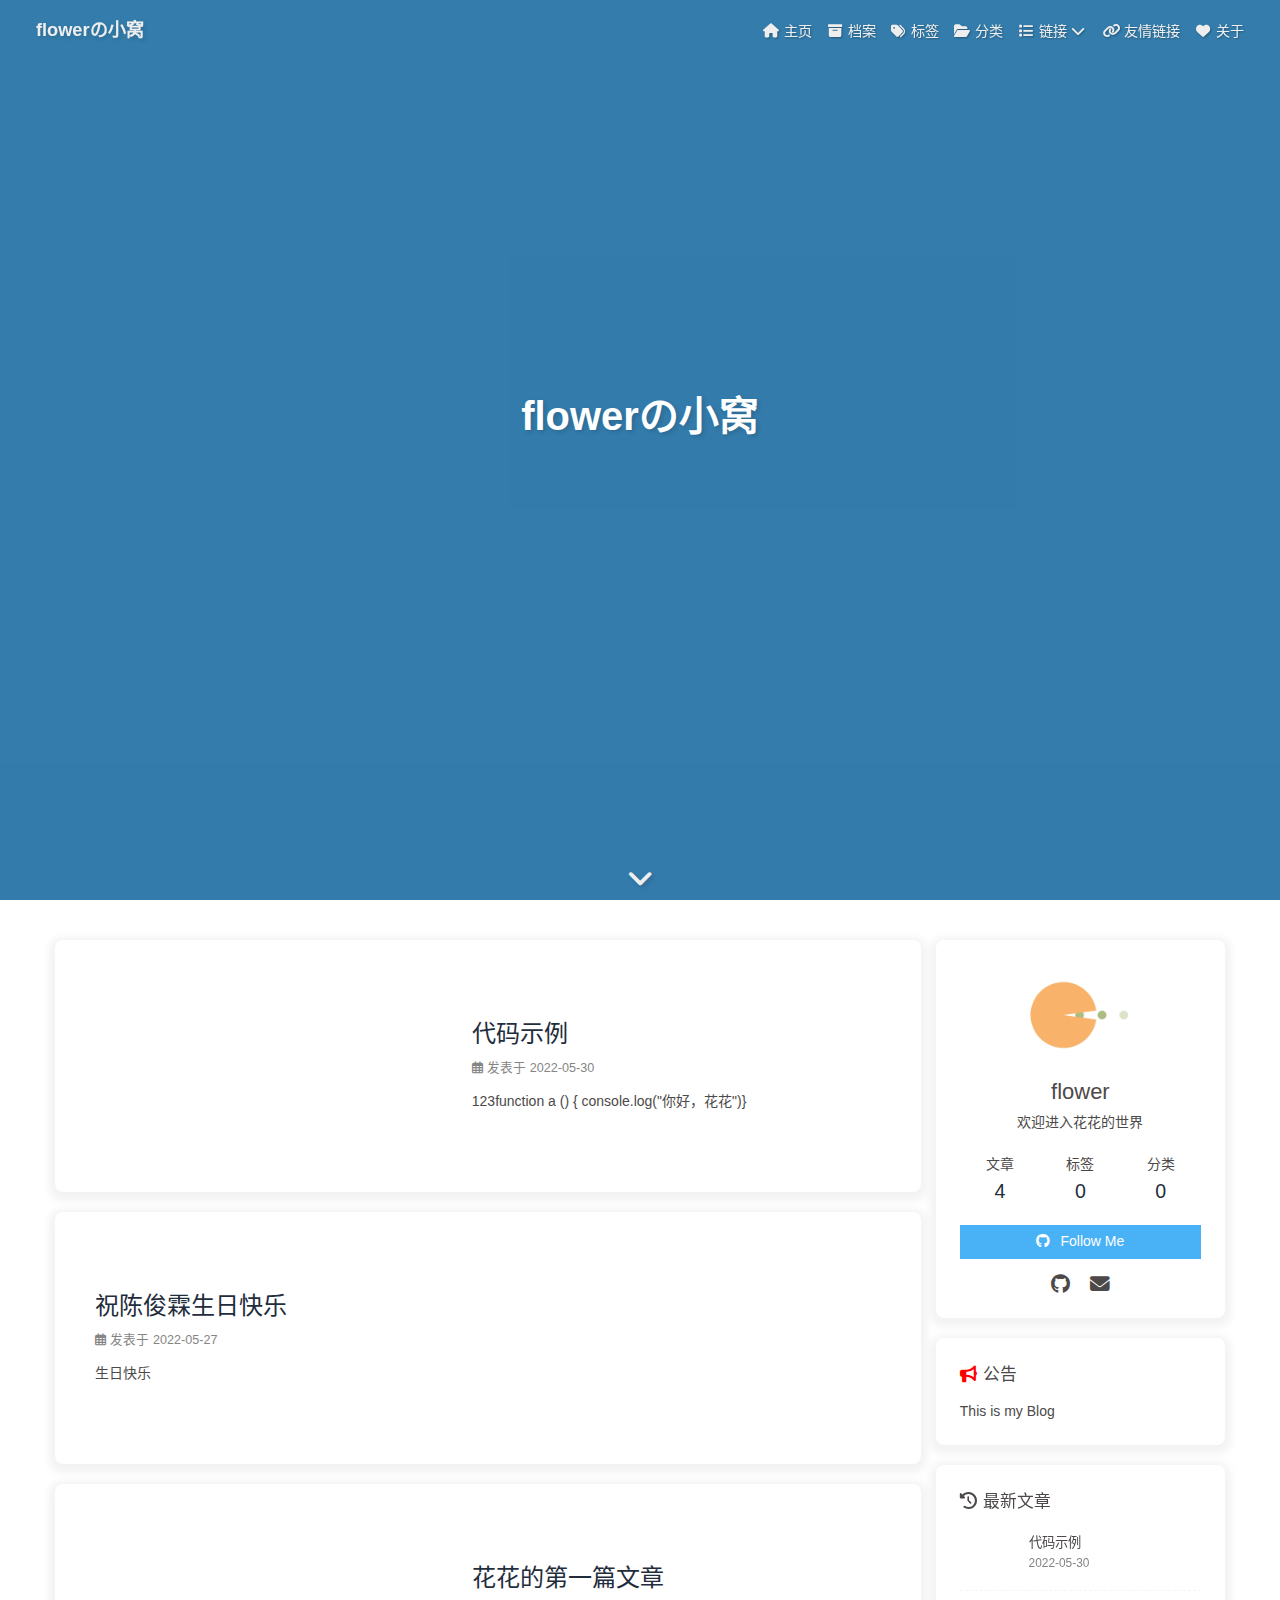
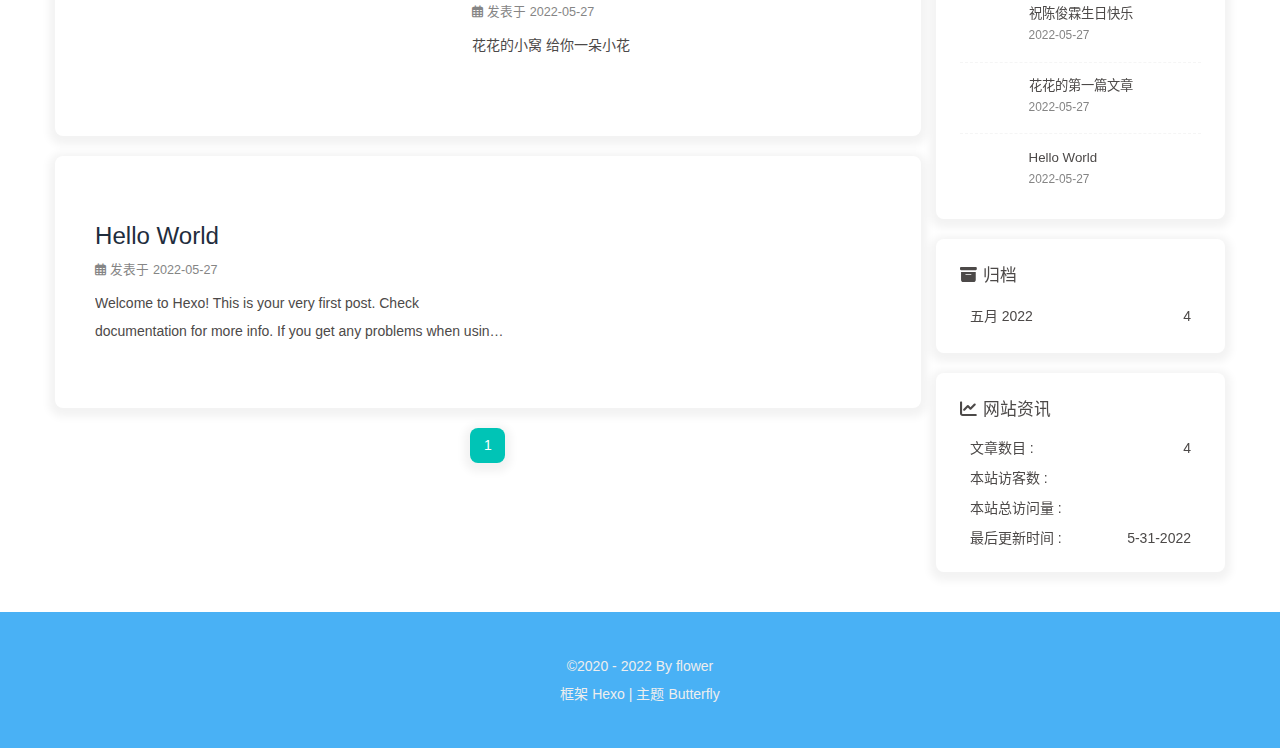
<file: index.html>
<!DOCTYPE html><html lang="zh-CN" data-theme="light"><head><meta charset="UTF-8"><meta http-equiv="X-UA-Compatible" content="IE=edge"><meta name="viewport" content="width=device-width, initial-scale=1.0, maximum-scale=1.0, user-scalable=no"><title>flowerの小窝 - 花花世界</title><meta name="keywords" content="花花，博客"><meta name="author" content="flower"><meta name="copyright" content="flower"><meta name="format-detection" content="telephone=no"><meta name="theme-color" content="#ffffff"><meta name="description" content="欢迎进入花花的世界">
<meta property="og:type" content="website">
<meta property="og:title" content="flowerの小窝">
<meta property="og:url" content="https://flower1874.github.io/index.html">
<meta property="og:site_name" content="flowerの小窝">
<meta property="og:description" content="欢迎进入花花的世界">
<meta property="og:locale" content="zh_CN">
<meta property="og:image" content="https://i.loli.net/2021/02/24/5O1day2nriDzjSu.png">
<meta property="article:author" content="flower">
<meta property="article:tag" content="花花，博客">
<meta name="twitter:card" content="summary">
<meta name="twitter:image" content="https://i.loli.net/2021/02/24/5O1day2nriDzjSu.png"><link rel="shortcut icon" href="/img/favicon.png"><link rel="canonical" href="https://flower1874.github.io/"><link rel="preconnect" href="//cdn.jsdelivr.net"/><link rel="preconnect" href="//busuanzi.ibruce.info"/><link rel="stylesheet" href="/css/index.css"><link rel="stylesheet" href="https://cdn.jsdelivr.net/npm/@fortawesome/fontawesome-free@6/css/all.min.css" media="print" onload="this.media='all'"><link rel="stylesheet" href="https://cdn.jsdelivr.net/npm/@fancyapps/ui/dist/fancybox.css" media="print" onload="this.media='all'"><script>const GLOBAL_CONFIG = { 
  root: '/',
  algolia: undefined,
  localSearch: undefined,
  translate: undefined,
  noticeOutdate: undefined,
  highlight: {"plugin":"highlighjs","highlightCopy":true,"highlightLang":true,"highlightHeightLimit":false},
  copy: {
    success: '复制成功',
    error: '复制错误',
    noSupport: '浏览器不支持'
  },
  relativeDate: {
    homepage: false,
    post: false
  },
  runtime: '',
  date_suffix: {
    just: '刚刚',
    min: '分钟前',
    hour: '小时前',
    day: '天前',
    month: '个月前'
  },
  copyright: undefined,
  lightbox: 'fancybox',
  Snackbar: undefined,
  source: {
    justifiedGallery: {
      js: 'https://cdn.jsdelivr.net/npm/flickr-justified-gallery@2/dist/fjGallery.min.js',
      css: 'https://cdn.jsdelivr.net/npm/flickr-justified-gallery@2/dist/fjGallery.min.css'
    }
  },
  isPhotoFigcaption: false,
  islazyload: false,
  isAnchor: false
}</script><script id="config-diff">var GLOBAL_CONFIG_SITE = {
  title: 'flowerの小窝',
  isPost: false,
  isHome: true,
  isHighlightShrink: true,
  isToc: false,
  postUpdate: '2022-05-31 18:30:37'
}</script><noscript><style type="text/css">
  #nav {
    opacity: 1
  }
  .justified-gallery img {
    opacity: 1
  }

  #recent-posts time,
  #post-meta time {
    display: inline !important
  }
</style></noscript><script>(win=>{
    win.saveToLocal = {
      set: function setWithExpiry(key, value, ttl) {
        if (ttl === 0) return
        const now = new Date()
        const expiryDay = ttl * 86400000
        const item = {
          value: value,
          expiry: now.getTime() + expiryDay,
        }
        localStorage.setItem(key, JSON.stringify(item))
      },

      get: function getWithExpiry(key) {
        const itemStr = localStorage.getItem(key)

        if (!itemStr) {
          return undefined
        }
        const item = JSON.parse(itemStr)
        const now = new Date()

        if (now.getTime() > item.expiry) {
          localStorage.removeItem(key)
          return undefined
        }
        return item.value
      }
    }
  
    win.getScript = url => new Promise((resolve, reject) => {
      const script = document.createElement('script')
      script.src = url
      script.async = true
      script.onerror = reject
      script.onload = script.onreadystatechange = function() {
        const loadState = this.readyState
        if (loadState && loadState !== 'loaded' && loadState !== 'complete') return
        script.onload = script.onreadystatechange = null
        resolve()
      }
      document.head.appendChild(script)
    })
  
      win.activateDarkMode = function () {
        document.documentElement.setAttribute('data-theme', 'dark')
        if (document.querySelector('meta[name="theme-color"]') !== null) {
          document.querySelector('meta[name="theme-color"]').setAttribute('content', '#0d0d0d')
        }
      }
      win.activateLightMode = function () {
        document.documentElement.setAttribute('data-theme', 'light')
        if (document.querySelector('meta[name="theme-color"]') !== null) {
          document.querySelector('meta[name="theme-color"]').setAttribute('content', '#ffffff')
        }
      }
      const t = saveToLocal.get('theme')
    
          if (t === 'dark') activateDarkMode()
          else if (t === 'light') activateLightMode()
        
      const asideStatus = saveToLocal.get('aside-status')
      if (asideStatus !== undefined) {
        if (asideStatus === 'hide') {
          document.documentElement.classList.add('hide-aside')
        } else {
          document.documentElement.classList.remove('hide-aside')
        }
      }
    
    const detectApple = () => {
      if(/iPad|iPhone|iPod|Macintosh/.test(navigator.userAgent)){
        document.documentElement.classList.add('apple')
      }
    }
    detectApple()
    })(window)</script><meta name="generator" content="Hexo 5.4.2"></head><body><div id="sidebar"><div id="menu-mask"></div><div id="sidebar-menus"><div class="avatar-img is-center"><img src="https://i.loli.net/2021/02/24/5O1day2nriDzjSu.png" onerror="onerror=null;src='/img/friend_404.gif'" alt="avatar"/></div><div class="sidebar-site-data site-data is-center"><a href="/archives/"><div class="headline">文章</div><div class="length-num">4</div></a><a href="/tags/"><div class="headline">标签</div><div class="length-num">0</div></a><a href="/categories/"><div class="headline">分类</div><div class="length-num">0</div></a></div><hr/><div class="menus_items"><div class="menus_item"><a class="site-page" href="/"><i class="fa-fw fas fa-home"></i><span> 主页</span></a></div><div class="menus_item"><a class="site-page" href="/archives/"><i class="fa-fw fas fa-archive"></i><span> 档案</span></a></div><div class="menus_item"><a class="site-page" href="/tags/"><i class="fa-fw fas fa-tags"></i><span> 标签</span></a></div><div class="menus_item"><a class="site-page" href="/categories/"><i class="fa-fw fas fa-folder-open"></i><span> 分类</span></a></div><div class="menus_item"><a class="site-page group" href="javascript:void(0);"><i class="fa-fw fas fa-list"></i><span> 链接</span><i class="fas fa-chevron-down"></i></a><ul class="menus_item_child"><li><a class="site-page child" href="/music/"><i class="fa-fw fas fa-music"></i><span> Music</span></a></li><li><a class="site-page child" href="/movies/"><i class="fa-fw fas fa-video"></i><span> Movie</span></a></li></ul></div><div class="menus_item"><a class="site-page" href="/link/"><i class="fa-fw fas fa-link"></i><span> 友情链接</span></a></div><div class="menus_item"><a class="site-page" href="/about/"><i class="fa-fw fas fa-heart"></i><span> 关于</span></a></div></div></div></div><div class="page" id="body-wrap"><header class="full_page" id="page-header"><nav id="nav"><span id="blog_name"><a id="site-name" href="/">flowerの小窝</a></span><div id="menus"><div class="menus_items"><div class="menus_item"><a class="site-page" href="/"><i class="fa-fw fas fa-home"></i><span> 主页</span></a></div><div class="menus_item"><a class="site-page" href="/archives/"><i class="fa-fw fas fa-archive"></i><span> 档案</span></a></div><div class="menus_item"><a class="site-page" href="/tags/"><i class="fa-fw fas fa-tags"></i><span> 标签</span></a></div><div class="menus_item"><a class="site-page" href="/categories/"><i class="fa-fw fas fa-folder-open"></i><span> 分类</span></a></div><div class="menus_item"><a class="site-page group" href="javascript:void(0);"><i class="fa-fw fas fa-list"></i><span> 链接</span><i class="fas fa-chevron-down"></i></a><ul class="menus_item_child"><li><a class="site-page child" href="/music/"><i class="fa-fw fas fa-music"></i><span> Music</span></a></li><li><a class="site-page child" href="/movies/"><i class="fa-fw fas fa-video"></i><span> Movie</span></a></li></ul></div><div class="menus_item"><a class="site-page" href="/link/"><i class="fa-fw fas fa-link"></i><span> 友情链接</span></a></div><div class="menus_item"><a class="site-page" href="/about/"><i class="fa-fw fas fa-heart"></i><span> 关于</span></a></div></div><div id="toggle-menu"><a class="site-page"><i class="fas fa-bars fa-fw"></i></a></div></div></nav><div id="site-info"><h1 id="site-title">flowerの小窝</h1><div id="site_social_icons"><a class="social-icon" href="https://github.com/flower1874" target="_blank" title="Github"><i class="fab fa-github"></i></a><a class="social-icon" href="mailto:xxxxxx@qq.com" target="_blank" title="Email"><i class="fas fa-envelope"></i></a></div></div><div id="scroll-down"><i class="fas fa-angle-down scroll-down-effects"></i></div></header><main class="layout" id="content-inner"><div class="recent-posts" id="recent-posts"><div class="recent-post-item"><div class="post_cover left"><a href="/2022/05/30/%E4%BB%A3%E7%A0%81%E5%9D%97/%E5%AE%9E%E4%BE%8B/" title="代码示例"><img class="post_bg" src="[data-uri]" onerror="this.onerror=null;this.src='/img/404.jpg'" alt="代码示例"></a></div><div class="recent-post-info"><a class="article-title" href="/2022/05/30/%E4%BB%A3%E7%A0%81%E5%9D%97/%E5%AE%9E%E4%BE%8B/" title="代码示例">代码示例</a><div class="article-meta-wrap"><span class="post-meta-date"><i class="far fa-calendar-alt"></i><span class="article-meta-label">发表于</span><time datetime="2022-05-29T16:37:56.000Z" title="发表于 2022-05-30 00:37:56">2022-05-30</time></span></div><div class="content">123function a () &#123;    console.log(&quot;你好，花花&quot;)&#125;</div></div></div><div class="recent-post-item"><div class="post_cover right"><a href="/2022/05/27/%E7%A5%9D%E9%99%88%E4%BF%8A%E9%9C%96%E7%94%9F%E6%97%A5%E5%BF%AB%E4%B9%90/" title="祝陈俊霖生日快乐"><img class="post_bg" src="[data-uri]" onerror="this.onerror=null;this.src='/img/404.jpg'" alt="祝陈俊霖生日快乐"></a></div><div class="recent-post-info"><a class="article-title" href="/2022/05/27/%E7%A5%9D%E9%99%88%E4%BF%8A%E9%9C%96%E7%94%9F%E6%97%A5%E5%BF%AB%E4%B9%90/" title="祝陈俊霖生日快乐">祝陈俊霖生日快乐</a><div class="article-meta-wrap"><span class="post-meta-date"><i class="far fa-calendar-alt"></i><span class="article-meta-label">发表于</span><time datetime="2022-05-27T14:04:41.000Z" title="发表于 2022-05-27 22:04:41">2022-05-27</time></span></div><div class="content">生日快乐</div></div></div><div class="recent-post-item"><div class="post_cover left"><a href="/2022/05/27/%E8%8A%B1%E8%8A%B1%E7%9A%84%E7%AC%AC%E4%B8%80%E7%AF%87%E6%96%87%E7%AB%A0/" title="花花的第一篇文章"><img class="post_bg" src="[data-uri]" onerror="this.onerror=null;this.src='/img/404.jpg'" alt="花花的第一篇文章"></a></div><div class="recent-post-info"><a class="article-title" href="/2022/05/27/%E8%8A%B1%E8%8A%B1%E7%9A%84%E7%AC%AC%E4%B8%80%E7%AF%87%E6%96%87%E7%AB%A0/" title="花花的第一篇文章">花花的第一篇文章</a><div class="article-meta-wrap"><span class="post-meta-date"><i class="far fa-calendar-alt"></i><span class="article-meta-label">发表于</span><time datetime="2022-05-27T14:04:41.000Z" title="发表于 2022-05-27 22:04:41">2022-05-27</time></span></div><div class="content"> 花花的小窝 
给你一朵小花</div></div></div><div class="recent-post-item"><div class="post_cover right"><a href="/2022/05/27/hello-world/" title="Hello World"><img class="post_bg" src="[data-uri]" onerror="this.onerror=null;this.src='/img/404.jpg'" alt="Hello World"></a></div><div class="recent-post-info"><a class="article-title" href="/2022/05/27/hello-world/" title="Hello World">Hello World</a><div class="article-meta-wrap"><span class="post-meta-date"><i class="far fa-calendar-alt"></i><span class="article-meta-label">发表于</span><time datetime="2022-05-27T13:00:28.982Z" title="发表于 2022-05-27 21:00:28">2022-05-27</time></span></div><div class="content">Welcome to Hexo! This is your very first post. Check documentation for more info. If you get any problems when using Hexo, you can find the answer in troubleshooting or you can ask me on GitHub.
Quick StartCreate a new post1$ hexo new &quot;My New Post&quot;

More info: Writing
Run server1$ hexo server

More info: Server
Generate static files1$ hexo generate

More info: Generating
Deploy to remote sites1$ hexo deploy

More info: Deployment
</div></div></div><nav id="pagination"><div class="pagination"><span class="page-number current">1</span></div></nav></div><div class="aside-content" id="aside-content"><div class="card-widget card-info"><div class="is-center"><div class="avatar-img"><img src="https://i.loli.net/2021/02/24/5O1day2nriDzjSu.png" onerror="this.onerror=null;this.src='/img/friend_404.gif'" alt="avatar"/></div><div class="author-info__name">flower</div><div class="author-info__description">欢迎进入花花的世界</div></div><div class="card-info-data site-data is-center"><a href="/archives/"><div class="headline">文章</div><div class="length-num">4</div></a><a href="/tags/"><div class="headline">标签</div><div class="length-num">0</div></a><a href="/categories/"><div class="headline">分类</div><div class="length-num">0</div></a></div><a id="card-info-btn" target="_blank" rel="noopener" href="https://github.com/xxxxxx"><i class="fab fa-github"></i><span>Follow Me</span></a><div class="card-info-social-icons is-center"><a class="social-icon" href="https://github.com/flower1874" target="_blank" title="Github"><i class="fab fa-github"></i></a><a class="social-icon" href="mailto:xxxxxx@qq.com" target="_blank" title="Email"><i class="fas fa-envelope"></i></a></div></div><div class="card-widget card-announcement"><div class="item-headline"><i class="fas fa-bullhorn fa-shake"></i><span>公告</span></div><div class="announcement_content">This is my Blog</div></div><div class="sticky_layout"><div class="card-widget card-recent-post"><div class="item-headline"><i class="fas fa-history"></i><span>最新文章</span></div><div class="aside-list"><div class="aside-list-item"><a class="thumbnail" href="/2022/05/30/%E4%BB%A3%E7%A0%81%E5%9D%97/%E5%AE%9E%E4%BE%8B/" title="代码示例"><img src="[data-uri]" onerror="this.onerror=null;this.src='/img/404.jpg'" alt="代码示例"/></a><div class="content"><a class="title" href="/2022/05/30/%E4%BB%A3%E7%A0%81%E5%9D%97/%E5%AE%9E%E4%BE%8B/" title="代码示例">代码示例</a><time datetime="2022-05-29T16:37:56.000Z" title="发表于 2022-05-30 00:37:56">2022-05-30</time></div></div><div class="aside-list-item"><a class="thumbnail" href="/2022/05/27/%E7%A5%9D%E9%99%88%E4%BF%8A%E9%9C%96%E7%94%9F%E6%97%A5%E5%BF%AB%E4%B9%90/" title="祝陈俊霖生日快乐"><img src="[data-uri]" onerror="this.onerror=null;this.src='/img/404.jpg'" alt="祝陈俊霖生日快乐"/></a><div class="content"><a class="title" href="/2022/05/27/%E7%A5%9D%E9%99%88%E4%BF%8A%E9%9C%96%E7%94%9F%E6%97%A5%E5%BF%AB%E4%B9%90/" title="祝陈俊霖生日快乐">祝陈俊霖生日快乐</a><time datetime="2022-05-27T14:04:41.000Z" title="发表于 2022-05-27 22:04:41">2022-05-27</time></div></div><div class="aside-list-item"><a class="thumbnail" href="/2022/05/27/%E8%8A%B1%E8%8A%B1%E7%9A%84%E7%AC%AC%E4%B8%80%E7%AF%87%E6%96%87%E7%AB%A0/" title="花花的第一篇文章"><img src="[data-uri]" onerror="this.onerror=null;this.src='/img/404.jpg'" alt="花花的第一篇文章"/></a><div class="content"><a class="title" href="/2022/05/27/%E8%8A%B1%E8%8A%B1%E7%9A%84%E7%AC%AC%E4%B8%80%E7%AF%87%E6%96%87%E7%AB%A0/" title="花花的第一篇文章">花花的第一篇文章</a><time datetime="2022-05-27T14:04:41.000Z" title="发表于 2022-05-27 22:04:41">2022-05-27</time></div></div><div class="aside-list-item"><a class="thumbnail" href="/2022/05/27/hello-world/" title="Hello World"><img src="[data-uri]" onerror="this.onerror=null;this.src='/img/404.jpg'" alt="Hello World"/></a><div class="content"><a class="title" href="/2022/05/27/hello-world/" title="Hello World">Hello World</a><time datetime="2022-05-27T13:00:28.982Z" title="发表于 2022-05-27 21:00:28">2022-05-27</time></div></div></div></div><div class="card-widget card-archives"><div class="item-headline"><i class="fas fa-archive"></i><span>归档</span></div><ul class="card-archive-list"><li class="card-archive-list-item"><a class="card-archive-list-link" href="/archives/2022/05/"><span class="card-archive-list-date">五月 2022</span><span class="card-archive-list-count">4</span></a></li></ul></div><div class="card-widget card-webinfo"><div class="item-headline"><i class="fas fa-chart-line"></i><span>网站资讯</span></div><div class="webinfo"><div class="webinfo-item"><div class="item-name">文章数目 :</div><div class="item-count">4</div></div><div class="webinfo-item"><div class="item-name">本站访客数 :</div><div class="item-count" id="busuanzi_value_site_uv"></div></div><div class="webinfo-item"><div class="item-name">本站总访问量 :</div><div class="item-count" id="busuanzi_value_site_pv"></div></div><div class="webinfo-item"><div class="item-name">最后更新时间 :</div><div class="item-count" id="last-push-date" data-lastPushDate="2022-05-31T10:30:37.616Z"></div></div></div></div></div></div></main><footer id="footer"><div id="footer-wrap"><div class="copyright">&copy;2020 - 2022 By flower</div><div class="framework-info"><span>框架 </span><a target="_blank" rel="noopener" href="https://hexo.io">Hexo</a><span class="footer-separator">|</span><span>主题 </span><a target="_blank" rel="noopener" href="https://github.com/jerryc127/hexo-theme-butterfly">Butterfly</a></div></div></footer></div><div id="rightside"><div id="rightside-config-hide"><button id="darkmode" type="button" title="浅色和深色模式转换"><i class="fas fa-adjust"></i></button><button id="hide-aside-btn" type="button" title="单栏和双栏切换"><i class="fas fa-arrows-alt-h"></i></button></div><div id="rightside-config-show"><button id="rightside_config" type="button" title="设置"><i class="fas fa-cog fa-spin"></i></button><button id="go-up" type="button" title="回到顶部"><i class="fas fa-arrow-up"></i></button></div></div><div><script src="/js/utils.js"></script><script src="/js/main.js"></script><script src="https://cdn.jsdelivr.net/npm/@fancyapps/ui/dist/fancybox.umd.js"></script><div class="js-pjax"></div><script async data-pjax src="//busuanzi.ibruce.info/busuanzi/2.3/busuanzi.pure.mini.js"></script></div></body></html>
</file>
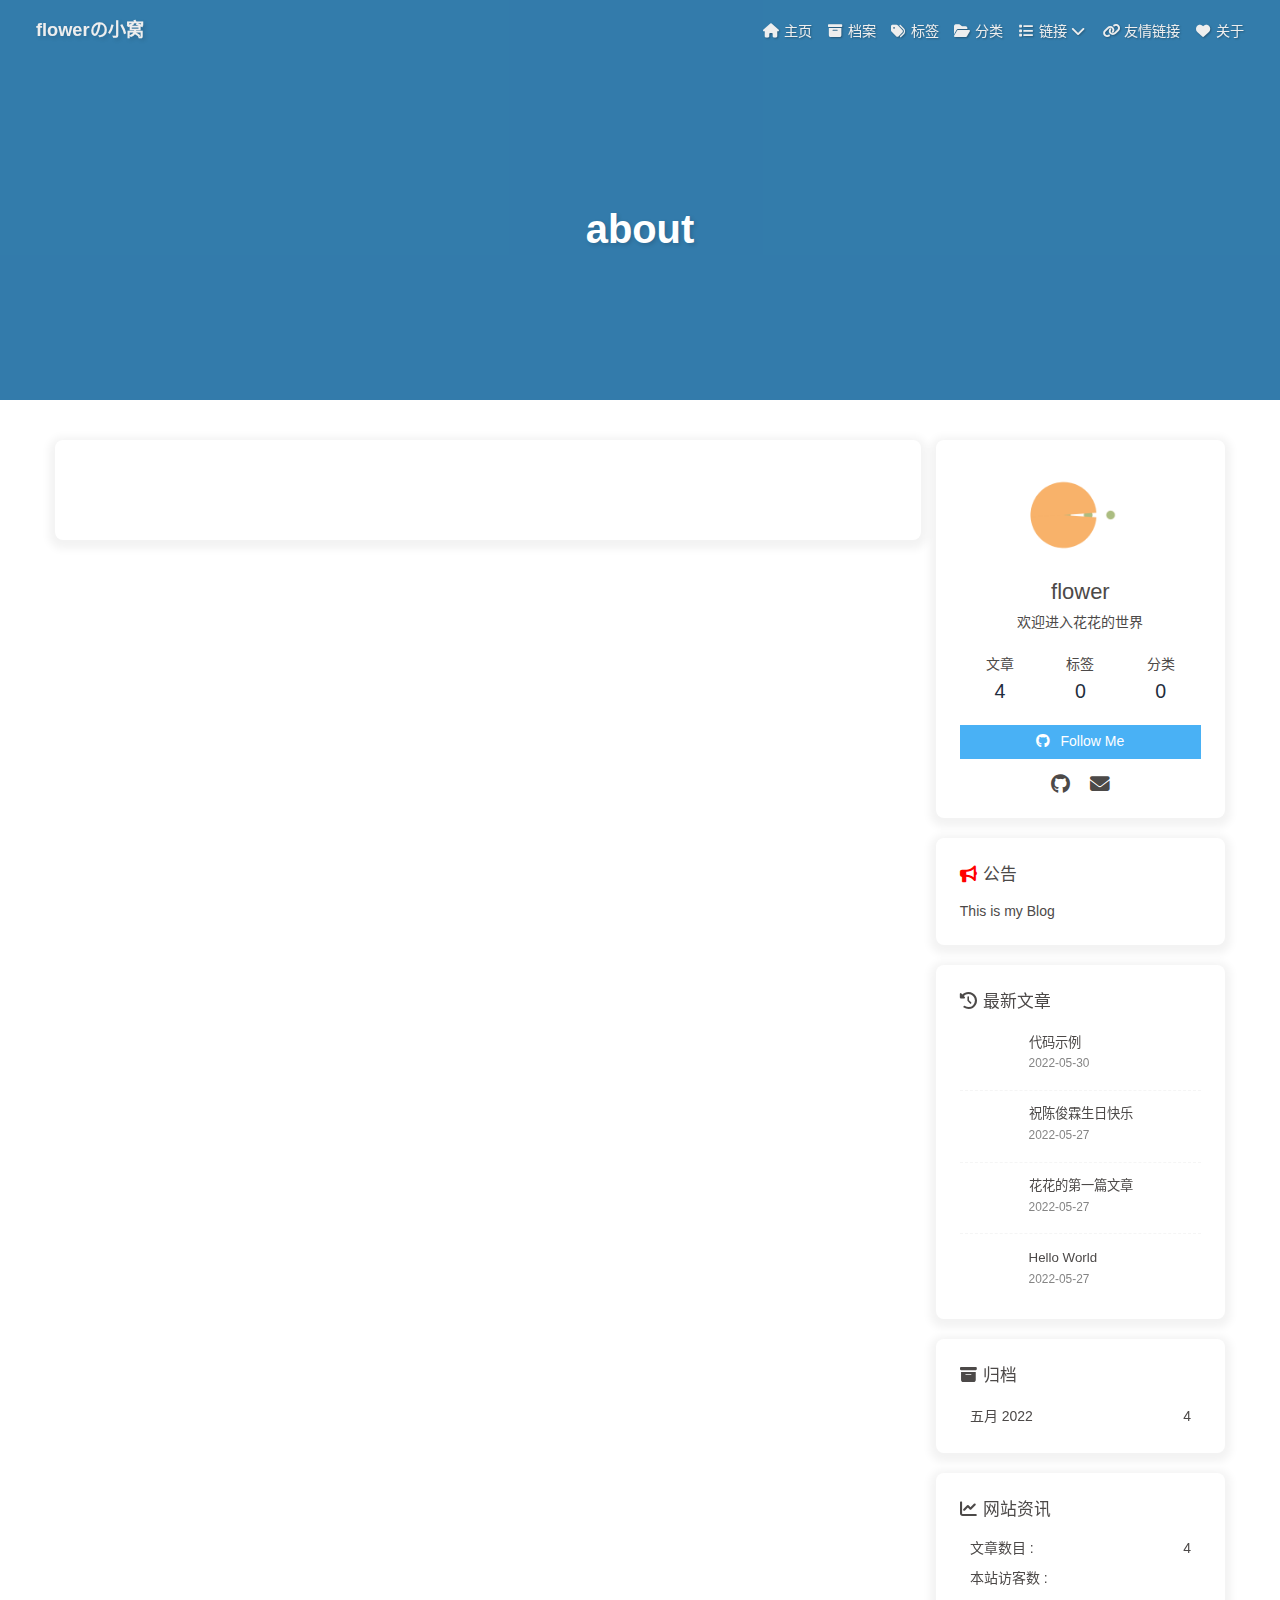
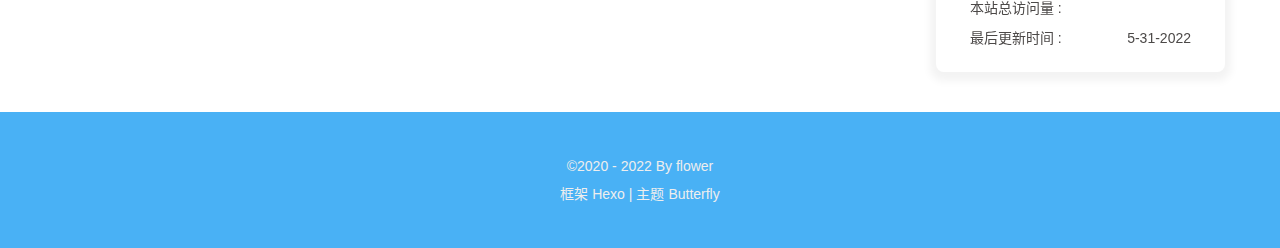
<file: about/index.html>
<!DOCTYPE html><html lang="zh-CN" data-theme="light"><head><meta charset="UTF-8"><meta http-equiv="X-UA-Compatible" content="IE=edge"><meta name="viewport" content="width=device-width, initial-scale=1.0, maximum-scale=1.0, user-scalable=no"><title>about | flowerの小窝</title><meta name="keywords" content="花花，博客"><meta name="author" content="flower"><meta name="copyright" content="flower"><meta name="format-detection" content="telephone=no"><meta name="theme-color" content="#ffffff"><meta name="description" content="欢迎进入花花的世界">
<meta property="og:type" content="website">
<meta property="og:title" content="about">
<meta property="og:url" content="https://flower1874.github.io/about/index.html">
<meta property="og:site_name" content="flowerの小窝">
<meta property="og:description" content="欢迎进入花花的世界">
<meta property="og:locale" content="zh_CN">
<meta property="og:image" content="[data-uri]">
<meta property="article:published_time" content="2022-05-30T15:31:14.000Z">
<meta property="article:modified_time" content="2022-05-30T15:31:52.100Z">
<meta property="article:author" content="flower">
<meta property="article:tag" content="花花，博客">
<meta name="twitter:card" content="summary">
<meta name="twitter:image" content="[data-uri]"><link rel="shortcut icon" href="/img/favicon.png"><link rel="canonical" href="https://flower1874.github.io/about/"><link rel="preconnect" href="//cdn.jsdelivr.net"/><link rel="preconnect" href="//busuanzi.ibruce.info"/><link rel="stylesheet" href="/css/index.css"><link rel="stylesheet" href="https://cdn.jsdelivr.net/npm/@fortawesome/fontawesome-free@6/css/all.min.css" media="print" onload="this.media='all'"><link rel="stylesheet" href="https://cdn.jsdelivr.net/npm/@fancyapps/ui/dist/fancybox.css" media="print" onload="this.media='all'"><script>const GLOBAL_CONFIG = { 
  root: '/',
  algolia: undefined,
  localSearch: undefined,
  translate: undefined,
  noticeOutdate: undefined,
  highlight: {"plugin":"highlighjs","highlightCopy":true,"highlightLang":true,"highlightHeightLimit":false},
  copy: {
    success: '复制成功',
    error: '复制错误',
    noSupport: '浏览器不支持'
  },
  relativeDate: {
    homepage: false,
    post: false
  },
  runtime: '',
  date_suffix: {
    just: '刚刚',
    min: '分钟前',
    hour: '小时前',
    day: '天前',
    month: '个月前'
  },
  copyright: undefined,
  lightbox: 'fancybox',
  Snackbar: undefined,
  source: {
    justifiedGallery: {
      js: 'https://cdn.jsdelivr.net/npm/flickr-justified-gallery@2/dist/fjGallery.min.js',
      css: 'https://cdn.jsdelivr.net/npm/flickr-justified-gallery@2/dist/fjGallery.min.css'
    }
  },
  isPhotoFigcaption: false,
  islazyload: false,
  isAnchor: false
}</script><script id="config-diff">var GLOBAL_CONFIG_SITE = {
  title: 'about',
  isPost: false,
  isHome: false,
  isHighlightShrink: true,
  isToc: false,
  postUpdate: '2022-05-30 23:31:52'
}</script><noscript><style type="text/css">
  #nav {
    opacity: 1
  }
  .justified-gallery img {
    opacity: 1
  }

  #recent-posts time,
  #post-meta time {
    display: inline !important
  }
</style></noscript><script>(win=>{
    win.saveToLocal = {
      set: function setWithExpiry(key, value, ttl) {
        if (ttl === 0) return
        const now = new Date()
        const expiryDay = ttl * 86400000
        const item = {
          value: value,
          expiry: now.getTime() + expiryDay,
        }
        localStorage.setItem(key, JSON.stringify(item))
      },

      get: function getWithExpiry(key) {
        const itemStr = localStorage.getItem(key)

        if (!itemStr) {
          return undefined
        }
        const item = JSON.parse(itemStr)
        const now = new Date()

        if (now.getTime() > item.expiry) {
          localStorage.removeItem(key)
          return undefined
        }
        return item.value
      }
    }
  
    win.getScript = url => new Promise((resolve, reject) => {
      const script = document.createElement('script')
      script.src = url
      script.async = true
      script.onerror = reject
      script.onload = script.onreadystatechange = function() {
        const loadState = this.readyState
        if (loadState && loadState !== 'loaded' && loadState !== 'complete') return
        script.onload = script.onreadystatechange = null
        resolve()
      }
      document.head.appendChild(script)
    })
  
      win.activateDarkMode = function () {
        document.documentElement.setAttribute('data-theme', 'dark')
        if (document.querySelector('meta[name="theme-color"]') !== null) {
          document.querySelector('meta[name="theme-color"]').setAttribute('content', '#0d0d0d')
        }
      }
      win.activateLightMode = function () {
        document.documentElement.setAttribute('data-theme', 'light')
        if (document.querySelector('meta[name="theme-color"]') !== null) {
          document.querySelector('meta[name="theme-color"]').setAttribute('content', '#ffffff')
        }
      }
      const t = saveToLocal.get('theme')
    
          if (t === 'dark') activateDarkMode()
          else if (t === 'light') activateLightMode()
        
      const asideStatus = saveToLocal.get('aside-status')
      if (asideStatus !== undefined) {
        if (asideStatus === 'hide') {
          document.documentElement.classList.add('hide-aside')
        } else {
          document.documentElement.classList.remove('hide-aside')
        }
      }
    
    const detectApple = () => {
      if(/iPad|iPhone|iPod|Macintosh/.test(navigator.userAgent)){
        document.documentElement.classList.add('apple')
      }
    }
    detectApple()
    })(window)</script><meta name="generator" content="Hexo 5.4.2"></head><body><div id="sidebar"><div id="menu-mask"></div><div id="sidebar-menus"><div class="avatar-img is-center"><img src="https://i.loli.net/2021/02/24/5O1day2nriDzjSu.png" onerror="onerror=null;src='/img/friend_404.gif'" alt="avatar"/></div><div class="sidebar-site-data site-data is-center"><a href="/archives/"><div class="headline">文章</div><div class="length-num">4</div></a><a href="/tags/"><div class="headline">标签</div><div class="length-num">0</div></a><a href="/categories/"><div class="headline">分类</div><div class="length-num">0</div></a></div><hr/><div class="menus_items"><div class="menus_item"><a class="site-page" href="/"><i class="fa-fw fas fa-home"></i><span> 主页</span></a></div><div class="menus_item"><a class="site-page" href="/archives/"><i class="fa-fw fas fa-archive"></i><span> 档案</span></a></div><div class="menus_item"><a class="site-page" href="/tags/"><i class="fa-fw fas fa-tags"></i><span> 标签</span></a></div><div class="menus_item"><a class="site-page" href="/categories/"><i class="fa-fw fas fa-folder-open"></i><span> 分类</span></a></div><div class="menus_item"><a class="site-page group" href="javascript:void(0);"><i class="fa-fw fas fa-list"></i><span> 链接</span><i class="fas fa-chevron-down"></i></a><ul class="menus_item_child"><li><a class="site-page child" href="/music/"><i class="fa-fw fas fa-music"></i><span> Music</span></a></li><li><a class="site-page child" href="/movies/"><i class="fa-fw fas fa-video"></i><span> Movie</span></a></li></ul></div><div class="menus_item"><a class="site-page" href="/link/"><i class="fa-fw fas fa-link"></i><span> 友情链接</span></a></div><div class="menus_item"><a class="site-page" href="/about/"><i class="fa-fw fas fa-heart"></i><span> 关于</span></a></div></div></div></div><div class="page" id="body-wrap"><header class="not-home-page" id="page-header"><nav id="nav"><span id="blog_name"><a id="site-name" href="/">flowerの小窝</a></span><div id="menus"><div class="menus_items"><div class="menus_item"><a class="site-page" href="/"><i class="fa-fw fas fa-home"></i><span> 主页</span></a></div><div class="menus_item"><a class="site-page" href="/archives/"><i class="fa-fw fas fa-archive"></i><span> 档案</span></a></div><div class="menus_item"><a class="site-page" href="/tags/"><i class="fa-fw fas fa-tags"></i><span> 标签</span></a></div><div class="menus_item"><a class="site-page" href="/categories/"><i class="fa-fw fas fa-folder-open"></i><span> 分类</span></a></div><div class="menus_item"><a class="site-page group" href="javascript:void(0);"><i class="fa-fw fas fa-list"></i><span> 链接</span><i class="fas fa-chevron-down"></i></a><ul class="menus_item_child"><li><a class="site-page child" href="/music/"><i class="fa-fw fas fa-music"></i><span> Music</span></a></li><li><a class="site-page child" href="/movies/"><i class="fa-fw fas fa-video"></i><span> Movie</span></a></li></ul></div><div class="menus_item"><a class="site-page" href="/link/"><i class="fa-fw fas fa-link"></i><span> 友情链接</span></a></div><div class="menus_item"><a class="site-page" href="/about/"><i class="fa-fw fas fa-heart"></i><span> 关于</span></a></div></div><div id="toggle-menu"><a class="site-page"><i class="fas fa-bars fa-fw"></i></a></div></div></nav><div id="page-site-info"><h1 id="site-title">about</h1></div></header><main class="layout" id="content-inner"><div id="page"><div id="article-container"></div></div><div class="aside-content" id="aside-content"><div class="card-widget card-info"><div class="is-center"><div class="avatar-img"><img src="https://i.loli.net/2021/02/24/5O1day2nriDzjSu.png" onerror="this.onerror=null;this.src='/img/friend_404.gif'" alt="avatar"/></div><div class="author-info__name">flower</div><div class="author-info__description">欢迎进入花花的世界</div></div><div class="card-info-data site-data is-center"><a href="/archives/"><div class="headline">文章</div><div class="length-num">4</div></a><a href="/tags/"><div class="headline">标签</div><div class="length-num">0</div></a><a href="/categories/"><div class="headline">分类</div><div class="length-num">0</div></a></div><a id="card-info-btn" target="_blank" rel="noopener" href="https://github.com/xxxxxx"><i class="fab fa-github"></i><span>Follow Me</span></a><div class="card-info-social-icons is-center"><a class="social-icon" href="https://github.com/flower1874" target="_blank" title="Github"><i class="fab fa-github"></i></a><a class="social-icon" href="mailto:xxxxxx@qq.com" target="_blank" title="Email"><i class="fas fa-envelope"></i></a></div></div><div class="card-widget card-announcement"><div class="item-headline"><i class="fas fa-bullhorn fa-shake"></i><span>公告</span></div><div class="announcement_content">This is my Blog</div></div><div class="sticky_layout"><div class="card-widget card-recent-post"><div class="item-headline"><i class="fas fa-history"></i><span>最新文章</span></div><div class="aside-list"><div class="aside-list-item"><a class="thumbnail" href="/2022/05/30/%E4%BB%A3%E7%A0%81%E5%9D%97/%E5%AE%9E%E4%BE%8B/" title="代码示例"><img src="[data-uri]" onerror="this.onerror=null;this.src='/img/404.jpg'" alt="代码示例"/></a><div class="content"><a class="title" href="/2022/05/30/%E4%BB%A3%E7%A0%81%E5%9D%97/%E5%AE%9E%E4%BE%8B/" title="代码示例">代码示例</a><time datetime="2022-05-29T16:37:56.000Z" title="发表于 2022-05-30 00:37:56">2022-05-30</time></div></div><div class="aside-list-item"><a class="thumbnail" href="/2022/05/27/%E7%A5%9D%E9%99%88%E4%BF%8A%E9%9C%96%E7%94%9F%E6%97%A5%E5%BF%AB%E4%B9%90/" title="祝陈俊霖生日快乐"><img src="[data-uri]" onerror="this.onerror=null;this.src='/img/404.jpg'" alt="祝陈俊霖生日快乐"/></a><div class="content"><a class="title" href="/2022/05/27/%E7%A5%9D%E9%99%88%E4%BF%8A%E9%9C%96%E7%94%9F%E6%97%A5%E5%BF%AB%E4%B9%90/" title="祝陈俊霖生日快乐">祝陈俊霖生日快乐</a><time datetime="2022-05-27T14:04:41.000Z" title="发表于 2022-05-27 22:04:41">2022-05-27</time></div></div><div class="aside-list-item"><a class="thumbnail" href="/2022/05/27/%E8%8A%B1%E8%8A%B1%E7%9A%84%E7%AC%AC%E4%B8%80%E7%AF%87%E6%96%87%E7%AB%A0/" title="花花的第一篇文章"><img src="[data-uri]" onerror="this.onerror=null;this.src='/img/404.jpg'" alt="花花的第一篇文章"/></a><div class="content"><a class="title" href="/2022/05/27/%E8%8A%B1%E8%8A%B1%E7%9A%84%E7%AC%AC%E4%B8%80%E7%AF%87%E6%96%87%E7%AB%A0/" title="花花的第一篇文章">花花的第一篇文章</a><time datetime="2022-05-27T14:04:41.000Z" title="发表于 2022-05-27 22:04:41">2022-05-27</time></div></div><div class="aside-list-item"><a class="thumbnail" href="/2022/05/27/hello-world/" title="Hello World"><img src="[data-uri]" onerror="this.onerror=null;this.src='/img/404.jpg'" alt="Hello World"/></a><div class="content"><a class="title" href="/2022/05/27/hello-world/" title="Hello World">Hello World</a><time datetime="2022-05-27T13:00:28.982Z" title="发表于 2022-05-27 21:00:28">2022-05-27</time></div></div></div></div><div class="card-widget card-archives"><div class="item-headline"><i class="fas fa-archive"></i><span>归档</span></div><ul class="card-archive-list"><li class="card-archive-list-item"><a class="card-archive-list-link" href="/archives/2022/05/"><span class="card-archive-list-date">五月 2022</span><span class="card-archive-list-count">4</span></a></li></ul></div><div class="card-widget card-webinfo"><div class="item-headline"><i class="fas fa-chart-line"></i><span>网站资讯</span></div><div class="webinfo"><div class="webinfo-item"><div class="item-name">文章数目 :</div><div class="item-count">4</div></div><div class="webinfo-item"><div class="item-name">本站访客数 :</div><div class="item-count" id="busuanzi_value_site_uv"></div></div><div class="webinfo-item"><div class="item-name">本站总访问量 :</div><div class="item-count" id="busuanzi_value_site_pv"></div></div><div class="webinfo-item"><div class="item-name">最后更新时间 :</div><div class="item-count" id="last-push-date" data-lastPushDate="2022-05-31T10:30:37.616Z"></div></div></div></div></div></div></main><footer id="footer"><div id="footer-wrap"><div class="copyright">&copy;2020 - 2022 By flower</div><div class="framework-info"><span>框架 </span><a target="_blank" rel="noopener" href="https://hexo.io">Hexo</a><span class="footer-separator">|</span><span>主题 </span><a target="_blank" rel="noopener" href="https://github.com/jerryc127/hexo-theme-butterfly">Butterfly</a></div></div></footer></div><div id="rightside"><div id="rightside-config-hide"><button id="darkmode" type="button" title="浅色和深色模式转换"><i class="fas fa-adjust"></i></button><button id="hide-aside-btn" type="button" title="单栏和双栏切换"><i class="fas fa-arrows-alt-h"></i></button></div><div id="rightside-config-show"><button id="rightside_config" type="button" title="设置"><i class="fas fa-cog fa-spin"></i></button><button id="go-up" type="button" title="回到顶部"><i class="fas fa-arrow-up"></i></button></div></div><div><script src="/js/utils.js"></script><script src="/js/main.js"></script><script src="https://cdn.jsdelivr.net/npm/@fancyapps/ui/dist/fancybox.umd.js"></script><div class="js-pjax"></div><script async data-pjax src="//busuanzi.ibruce.info/busuanzi/2.3/busuanzi.pure.mini.js"></script></div></body></html>
</file>
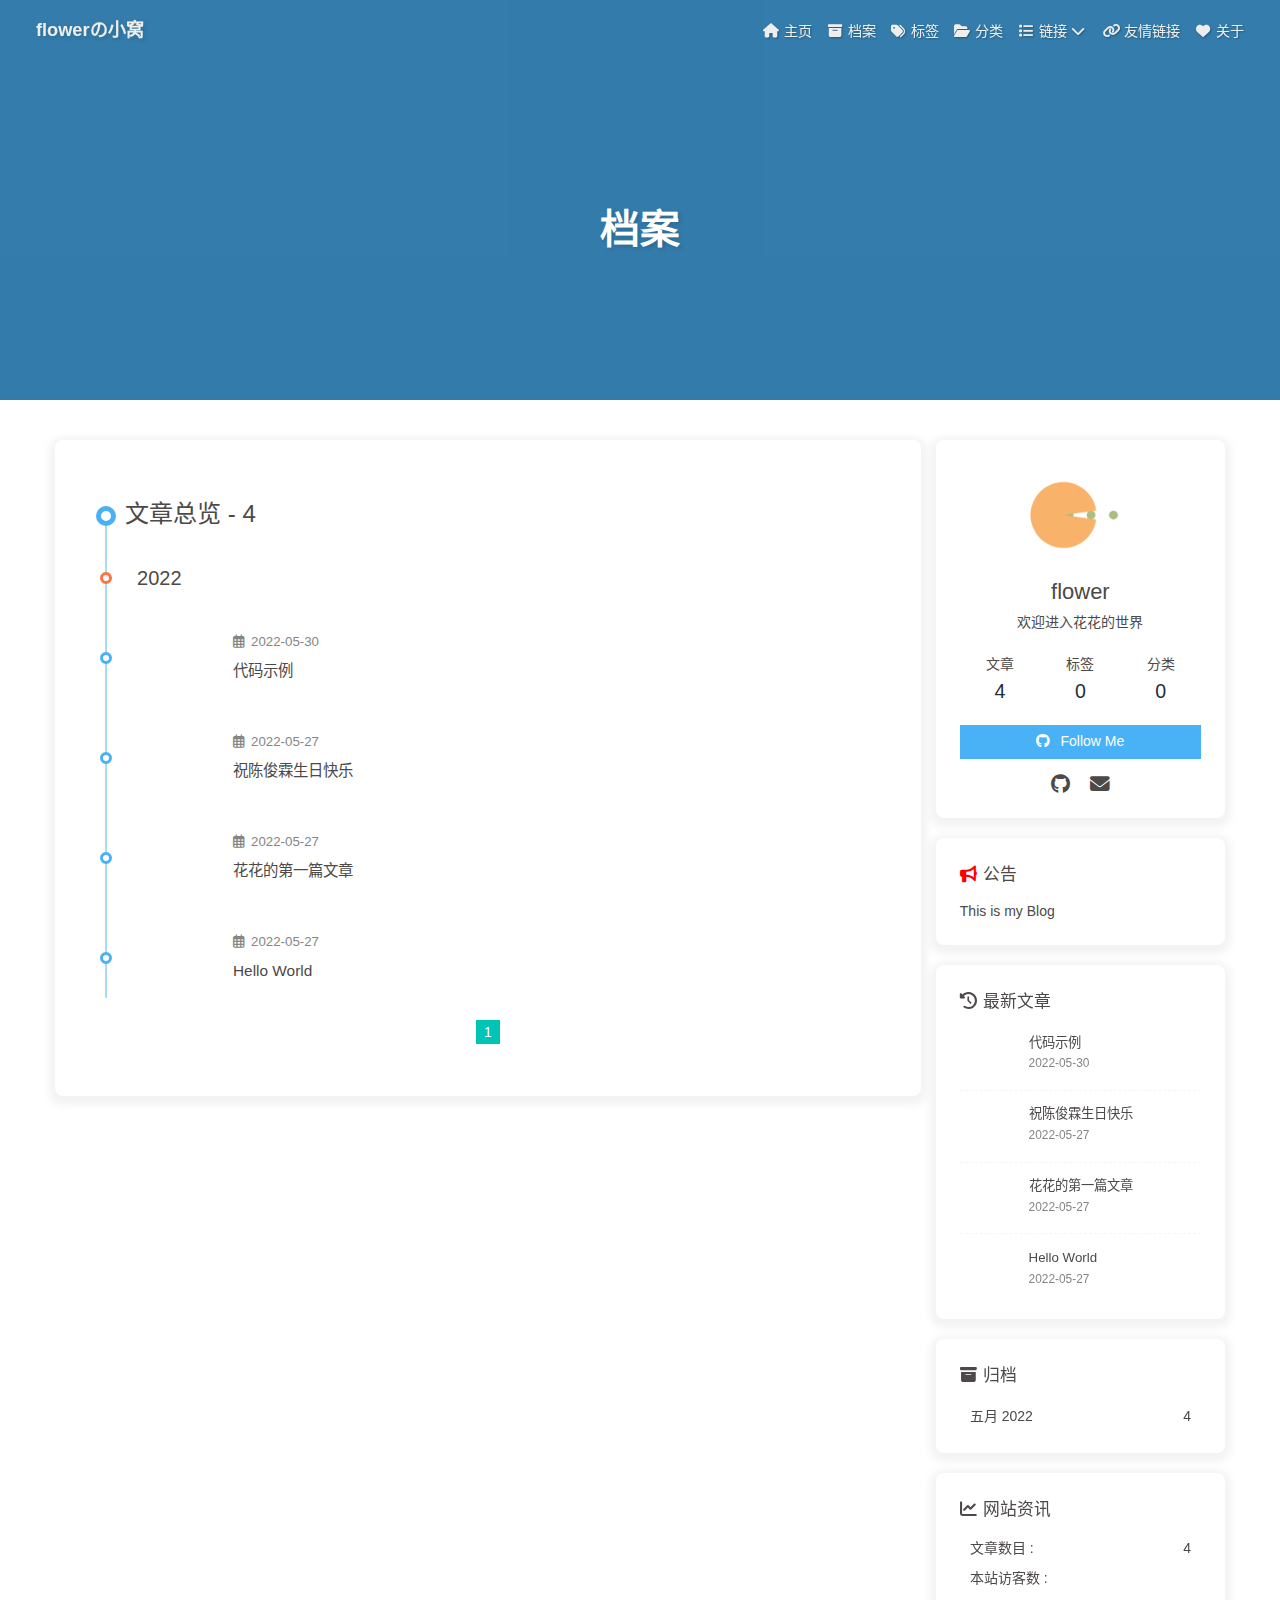
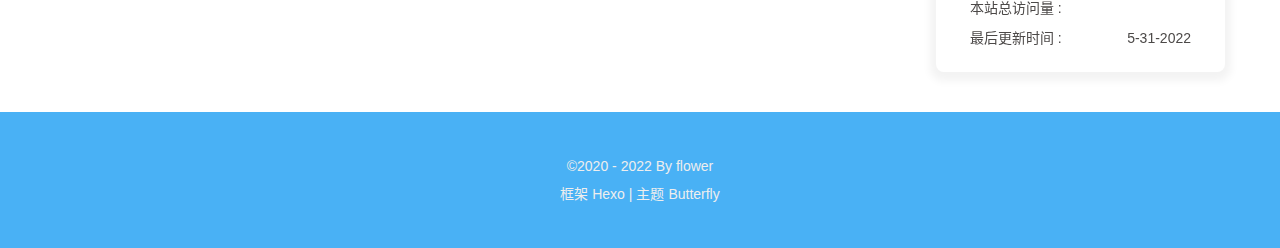
<file: archives/index.html>
<!DOCTYPE html><html lang="zh-CN" data-theme="light"><head><meta charset="UTF-8"><meta http-equiv="X-UA-Compatible" content="IE=edge"><meta name="viewport" content="width=device-width, initial-scale=1.0, maximum-scale=1.0, user-scalable=no"><title>档案 | flowerの小窝</title><meta name="keywords" content="花花，博客"><meta name="author" content="flower"><meta name="copyright" content="flower"><meta name="format-detection" content="telephone=no"><meta name="theme-color" content="#ffffff"><meta name="description" content="欢迎进入花花的世界">
<meta property="og:type" content="website">
<meta property="og:title" content="flowerの小窝">
<meta property="og:url" content="https://flower1874.github.io/archives/index.html">
<meta property="og:site_name" content="flowerの小窝">
<meta property="og:description" content="欢迎进入花花的世界">
<meta property="og:locale" content="zh_CN">
<meta property="og:image" content="https://i.loli.net/2021/02/24/5O1day2nriDzjSu.png">
<meta property="article:author" content="flower">
<meta property="article:tag" content="花花，博客">
<meta name="twitter:card" content="summary">
<meta name="twitter:image" content="https://i.loli.net/2021/02/24/5O1day2nriDzjSu.png"><link rel="shortcut icon" href="/img/favicon.png"><link rel="canonical" href="https://flower1874.github.io/archives/"><link rel="preconnect" href="//cdn.jsdelivr.net"/><link rel="preconnect" href="//busuanzi.ibruce.info"/><link rel="stylesheet" href="/css/index.css"><link rel="stylesheet" href="https://cdn.jsdelivr.net/npm/@fortawesome/fontawesome-free@6/css/all.min.css" media="print" onload="this.media='all'"><link rel="stylesheet" href="https://cdn.jsdelivr.net/npm/@fancyapps/ui/dist/fancybox.css" media="print" onload="this.media='all'"><script>const GLOBAL_CONFIG = { 
  root: '/',
  algolia: undefined,
  localSearch: undefined,
  translate: undefined,
  noticeOutdate: undefined,
  highlight: {"plugin":"highlighjs","highlightCopy":true,"highlightLang":true,"highlightHeightLimit":false},
  copy: {
    success: '复制成功',
    error: '复制错误',
    noSupport: '浏览器不支持'
  },
  relativeDate: {
    homepage: false,
    post: false
  },
  runtime: '',
  date_suffix: {
    just: '刚刚',
    min: '分钟前',
    hour: '小时前',
    day: '天前',
    month: '个月前'
  },
  copyright: undefined,
  lightbox: 'fancybox',
  Snackbar: undefined,
  source: {
    justifiedGallery: {
      js: 'https://cdn.jsdelivr.net/npm/flickr-justified-gallery@2/dist/fjGallery.min.js',
      css: 'https://cdn.jsdelivr.net/npm/flickr-justified-gallery@2/dist/fjGallery.min.css'
    }
  },
  isPhotoFigcaption: false,
  islazyload: false,
  isAnchor: false
}</script><script id="config-diff">var GLOBAL_CONFIG_SITE = {
  title: '档案',
  isPost: false,
  isHome: false,
  isHighlightShrink: true,
  isToc: false,
  postUpdate: '2022-05-31 18:30:37'
}</script><noscript><style type="text/css">
  #nav {
    opacity: 1
  }
  .justified-gallery img {
    opacity: 1
  }

  #recent-posts time,
  #post-meta time {
    display: inline !important
  }
</style></noscript><script>(win=>{
    win.saveToLocal = {
      set: function setWithExpiry(key, value, ttl) {
        if (ttl === 0) return
        const now = new Date()
        const expiryDay = ttl * 86400000
        const item = {
          value: value,
          expiry: now.getTime() + expiryDay,
        }
        localStorage.setItem(key, JSON.stringify(item))
      },

      get: function getWithExpiry(key) {
        const itemStr = localStorage.getItem(key)

        if (!itemStr) {
          return undefined
        }
        const item = JSON.parse(itemStr)
        const now = new Date()

        if (now.getTime() > item.expiry) {
          localStorage.removeItem(key)
          return undefined
        }
        return item.value
      }
    }
  
    win.getScript = url => new Promise((resolve, reject) => {
      const script = document.createElement('script')
      script.src = url
      script.async = true
      script.onerror = reject
      script.onload = script.onreadystatechange = function() {
        const loadState = this.readyState
        if (loadState && loadState !== 'loaded' && loadState !== 'complete') return
        script.onload = script.onreadystatechange = null
        resolve()
      }
      document.head.appendChild(script)
    })
  
      win.activateDarkMode = function () {
        document.documentElement.setAttribute('data-theme', 'dark')
        if (document.querySelector('meta[name="theme-color"]') !== null) {
          document.querySelector('meta[name="theme-color"]').setAttribute('content', '#0d0d0d')
        }
      }
      win.activateLightMode = function () {
        document.documentElement.setAttribute('data-theme', 'light')
        if (document.querySelector('meta[name="theme-color"]') !== null) {
          document.querySelector('meta[name="theme-color"]').setAttribute('content', '#ffffff')
        }
      }
      const t = saveToLocal.get('theme')
    
          if (t === 'dark') activateDarkMode()
          else if (t === 'light') activateLightMode()
        
      const asideStatus = saveToLocal.get('aside-status')
      if (asideStatus !== undefined) {
        if (asideStatus === 'hide') {
          document.documentElement.classList.add('hide-aside')
        } else {
          document.documentElement.classList.remove('hide-aside')
        }
      }
    
    const detectApple = () => {
      if(/iPad|iPhone|iPod|Macintosh/.test(navigator.userAgent)){
        document.documentElement.classList.add('apple')
      }
    }
    detectApple()
    })(window)</script><meta name="generator" content="Hexo 5.4.2"></head><body><div id="sidebar"><div id="menu-mask"></div><div id="sidebar-menus"><div class="avatar-img is-center"><img src="https://i.loli.net/2021/02/24/5O1day2nriDzjSu.png" onerror="onerror=null;src='/img/friend_404.gif'" alt="avatar"/></div><div class="sidebar-site-data site-data is-center"><a href="/archives/"><div class="headline">文章</div><div class="length-num">4</div></a><a href="/tags/"><div class="headline">标签</div><div class="length-num">0</div></a><a href="/categories/"><div class="headline">分类</div><div class="length-num">0</div></a></div><hr/><div class="menus_items"><div class="menus_item"><a class="site-page" href="/"><i class="fa-fw fas fa-home"></i><span> 主页</span></a></div><div class="menus_item"><a class="site-page" href="/archives/"><i class="fa-fw fas fa-archive"></i><span> 档案</span></a></div><div class="menus_item"><a class="site-page" href="/tags/"><i class="fa-fw fas fa-tags"></i><span> 标签</span></a></div><div class="menus_item"><a class="site-page" href="/categories/"><i class="fa-fw fas fa-folder-open"></i><span> 分类</span></a></div><div class="menus_item"><a class="site-page group" href="javascript:void(0);"><i class="fa-fw fas fa-list"></i><span> 链接</span><i class="fas fa-chevron-down"></i></a><ul class="menus_item_child"><li><a class="site-page child" href="/music/"><i class="fa-fw fas fa-music"></i><span> Music</span></a></li><li><a class="site-page child" href="/movies/"><i class="fa-fw fas fa-video"></i><span> Movie</span></a></li></ul></div><div class="menus_item"><a class="site-page" href="/link/"><i class="fa-fw fas fa-link"></i><span> 友情链接</span></a></div><div class="menus_item"><a class="site-page" href="/about/"><i class="fa-fw fas fa-heart"></i><span> 关于</span></a></div></div></div></div><div class="page" id="body-wrap"><header class="not-home-page" id="page-header"><nav id="nav"><span id="blog_name"><a id="site-name" href="/">flowerの小窝</a></span><div id="menus"><div class="menus_items"><div class="menus_item"><a class="site-page" href="/"><i class="fa-fw fas fa-home"></i><span> 主页</span></a></div><div class="menus_item"><a class="site-page" href="/archives/"><i class="fa-fw fas fa-archive"></i><span> 档案</span></a></div><div class="menus_item"><a class="site-page" href="/tags/"><i class="fa-fw fas fa-tags"></i><span> 标签</span></a></div><div class="menus_item"><a class="site-page" href="/categories/"><i class="fa-fw fas fa-folder-open"></i><span> 分类</span></a></div><div class="menus_item"><a class="site-page group" href="javascript:void(0);"><i class="fa-fw fas fa-list"></i><span> 链接</span><i class="fas fa-chevron-down"></i></a><ul class="menus_item_child"><li><a class="site-page child" href="/music/"><i class="fa-fw fas fa-music"></i><span> Music</span></a></li><li><a class="site-page child" href="/movies/"><i class="fa-fw fas fa-video"></i><span> Movie</span></a></li></ul></div><div class="menus_item"><a class="site-page" href="/link/"><i class="fa-fw fas fa-link"></i><span> 友情链接</span></a></div><div class="menus_item"><a class="site-page" href="/about/"><i class="fa-fw fas fa-heart"></i><span> 关于</span></a></div></div><div id="toggle-menu"><a class="site-page"><i class="fas fa-bars fa-fw"></i></a></div></div></nav><div id="page-site-info"><h1 id="site-title">档案</h1></div></header><main class="layout" id="content-inner"><div id="archive"><div class="article-sort-title">文章总览 - 4</div><div class="article-sort"><div class="article-sort-item year">2022</div><div class="article-sort-item"><a class="article-sort-item-img" href="/2022/05/30/%E4%BB%A3%E7%A0%81%E5%9D%97/%E5%AE%9E%E4%BE%8B/" title="代码示例"><img src="[data-uri]" alt="代码示例" onerror="this.onerror=null;this.src='/img/404.jpg'"></a><div class="article-sort-item-info"><div class="article-sort-item-time"><i class="far fa-calendar-alt"></i><time class="post-meta-date-created" datetime="2022-05-29T16:37:56.000Z" title="发表于 2022-05-30 00:37:56">2022-05-30</time></div><a class="article-sort-item-title" href="/2022/05/30/%E4%BB%A3%E7%A0%81%E5%9D%97/%E5%AE%9E%E4%BE%8B/" title="代码示例">代码示例</a></div></div><div class="article-sort-item"><a class="article-sort-item-img" href="/2022/05/27/%E7%A5%9D%E9%99%88%E4%BF%8A%E9%9C%96%E7%94%9F%E6%97%A5%E5%BF%AB%E4%B9%90/" title="祝陈俊霖生日快乐"><img src="[data-uri]" alt="祝陈俊霖生日快乐" onerror="this.onerror=null;this.src='/img/404.jpg'"></a><div class="article-sort-item-info"><div class="article-sort-item-time"><i class="far fa-calendar-alt"></i><time class="post-meta-date-created" datetime="2022-05-27T14:04:41.000Z" title="发表于 2022-05-27 22:04:41">2022-05-27</time></div><a class="article-sort-item-title" href="/2022/05/27/%E7%A5%9D%E9%99%88%E4%BF%8A%E9%9C%96%E7%94%9F%E6%97%A5%E5%BF%AB%E4%B9%90/" title="祝陈俊霖生日快乐">祝陈俊霖生日快乐</a></div></div><div class="article-sort-item"><a class="article-sort-item-img" href="/2022/05/27/%E8%8A%B1%E8%8A%B1%E7%9A%84%E7%AC%AC%E4%B8%80%E7%AF%87%E6%96%87%E7%AB%A0/" title="花花的第一篇文章"><img src="[data-uri]" alt="花花的第一篇文章" onerror="this.onerror=null;this.src='/img/404.jpg'"></a><div class="article-sort-item-info"><div class="article-sort-item-time"><i class="far fa-calendar-alt"></i><time class="post-meta-date-created" datetime="2022-05-27T14:04:41.000Z" title="发表于 2022-05-27 22:04:41">2022-05-27</time></div><a class="article-sort-item-title" href="/2022/05/27/%E8%8A%B1%E8%8A%B1%E7%9A%84%E7%AC%AC%E4%B8%80%E7%AF%87%E6%96%87%E7%AB%A0/" title="花花的第一篇文章">花花的第一篇文章</a></div></div><div class="article-sort-item"><a class="article-sort-item-img" href="/2022/05/27/hello-world/" title="Hello World"><img src="[data-uri]" alt="Hello World" onerror="this.onerror=null;this.src='/img/404.jpg'"></a><div class="article-sort-item-info"><div class="article-sort-item-time"><i class="far fa-calendar-alt"></i><time class="post-meta-date-created" datetime="2022-05-27T13:00:28.982Z" title="发表于 2022-05-27 21:00:28">2022-05-27</time></div><a class="article-sort-item-title" href="/2022/05/27/hello-world/" title="Hello World">Hello World</a></div></div></div><nav id="pagination"><div class="pagination"><span class="page-number current">1</span></div></nav></div><div class="aside-content" id="aside-content"><div class="card-widget card-info"><div class="is-center"><div class="avatar-img"><img src="https://i.loli.net/2021/02/24/5O1day2nriDzjSu.png" onerror="this.onerror=null;this.src='/img/friend_404.gif'" alt="avatar"/></div><div class="author-info__name">flower</div><div class="author-info__description">欢迎进入花花的世界</div></div><div class="card-info-data site-data is-center"><a href="/archives/"><div class="headline">文章</div><div class="length-num">4</div></a><a href="/tags/"><div class="headline">标签</div><div class="length-num">0</div></a><a href="/categories/"><div class="headline">分类</div><div class="length-num">0</div></a></div><a id="card-info-btn" target="_blank" rel="noopener" href="https://github.com/xxxxxx"><i class="fab fa-github"></i><span>Follow Me</span></a><div class="card-info-social-icons is-center"><a class="social-icon" href="https://github.com/flower1874" target="_blank" title="Github"><i class="fab fa-github"></i></a><a class="social-icon" href="mailto:xxxxxx@qq.com" target="_blank" title="Email"><i class="fas fa-envelope"></i></a></div></div><div class="card-widget card-announcement"><div class="item-headline"><i class="fas fa-bullhorn fa-shake"></i><span>公告</span></div><div class="announcement_content">This is my Blog</div></div><div class="sticky_layout"><div class="card-widget card-recent-post"><div class="item-headline"><i class="fas fa-history"></i><span>最新文章</span></div><div class="aside-list"><div class="aside-list-item"><a class="thumbnail" href="/2022/05/30/%E4%BB%A3%E7%A0%81%E5%9D%97/%E5%AE%9E%E4%BE%8B/" title="代码示例"><img src="[data-uri]" onerror="this.onerror=null;this.src='/img/404.jpg'" alt="代码示例"/></a><div class="content"><a class="title" href="/2022/05/30/%E4%BB%A3%E7%A0%81%E5%9D%97/%E5%AE%9E%E4%BE%8B/" title="代码示例">代码示例</a><time datetime="2022-05-29T16:37:56.000Z" title="发表于 2022-05-30 00:37:56">2022-05-30</time></div></div><div class="aside-list-item"><a class="thumbnail" href="/2022/05/27/%E7%A5%9D%E9%99%88%E4%BF%8A%E9%9C%96%E7%94%9F%E6%97%A5%E5%BF%AB%E4%B9%90/" title="祝陈俊霖生日快乐"><img src="[data-uri]" onerror="this.onerror=null;this.src='/img/404.jpg'" alt="祝陈俊霖生日快乐"/></a><div class="content"><a class="title" href="/2022/05/27/%E7%A5%9D%E9%99%88%E4%BF%8A%E9%9C%96%E7%94%9F%E6%97%A5%E5%BF%AB%E4%B9%90/" title="祝陈俊霖生日快乐">祝陈俊霖生日快乐</a><time datetime="2022-05-27T14:04:41.000Z" title="发表于 2022-05-27 22:04:41">2022-05-27</time></div></div><div class="aside-list-item"><a class="thumbnail" href="/2022/05/27/%E8%8A%B1%E8%8A%B1%E7%9A%84%E7%AC%AC%E4%B8%80%E7%AF%87%E6%96%87%E7%AB%A0/" title="花花的第一篇文章"><img src="[data-uri]" onerror="this.onerror=null;this.src='/img/404.jpg'" alt="花花的第一篇文章"/></a><div class="content"><a class="title" href="/2022/05/27/%E8%8A%B1%E8%8A%B1%E7%9A%84%E7%AC%AC%E4%B8%80%E7%AF%87%E6%96%87%E7%AB%A0/" title="花花的第一篇文章">花花的第一篇文章</a><time datetime="2022-05-27T14:04:41.000Z" title="发表于 2022-05-27 22:04:41">2022-05-27</time></div></div><div class="aside-list-item"><a class="thumbnail" href="/2022/05/27/hello-world/" title="Hello World"><img src="[data-uri]" onerror="this.onerror=null;this.src='/img/404.jpg'" alt="Hello World"/></a><div class="content"><a class="title" href="/2022/05/27/hello-world/" title="Hello World">Hello World</a><time datetime="2022-05-27T13:00:28.982Z" title="发表于 2022-05-27 21:00:28">2022-05-27</time></div></div></div></div><div class="card-widget card-archives"><div class="item-headline"><i class="fas fa-archive"></i><span>归档</span></div><ul class="card-archive-list"><li class="card-archive-list-item"><a class="card-archive-list-link" href="/archives/2022/05/"><span class="card-archive-list-date">五月 2022</span><span class="card-archive-list-count">4</span></a></li></ul></div><div class="card-widget card-webinfo"><div class="item-headline"><i class="fas fa-chart-line"></i><span>网站资讯</span></div><div class="webinfo"><div class="webinfo-item"><div class="item-name">文章数目 :</div><div class="item-count">4</div></div><div class="webinfo-item"><div class="item-name">本站访客数 :</div><div class="item-count" id="busuanzi_value_site_uv"></div></div><div class="webinfo-item"><div class="item-name">本站总访问量 :</div><div class="item-count" id="busuanzi_value_site_pv"></div></div><div class="webinfo-item"><div class="item-name">最后更新时间 :</div><div class="item-count" id="last-push-date" data-lastPushDate="2022-05-31T10:30:37.616Z"></div></div></div></div></div></div></main><footer id="footer"><div id="footer-wrap"><div class="copyright">&copy;2020 - 2022 By flower</div><div class="framework-info"><span>框架 </span><a target="_blank" rel="noopener" href="https://hexo.io">Hexo</a><span class="footer-separator">|</span><span>主题 </span><a target="_blank" rel="noopener" href="https://github.com/jerryc127/hexo-theme-butterfly">Butterfly</a></div></div></footer></div><div id="rightside"><div id="rightside-config-hide"><button id="darkmode" type="button" title="浅色和深色模式转换"><i class="fas fa-adjust"></i></button><button id="hide-aside-btn" type="button" title="单栏和双栏切换"><i class="fas fa-arrows-alt-h"></i></button></div><div id="rightside-config-show"><button id="rightside_config" type="button" title="设置"><i class="fas fa-cog fa-spin"></i></button><button id="go-up" type="button" title="回到顶部"><i class="fas fa-arrow-up"></i></button></div></div><div><script src="/js/utils.js"></script><script src="/js/main.js"></script><script src="https://cdn.jsdelivr.net/npm/@fancyapps/ui/dist/fancybox.umd.js"></script><div class="js-pjax"></div><script async data-pjax src="//busuanzi.ibruce.info/busuanzi/2.3/busuanzi.pure.mini.js"></script></div></body></html>
</file>
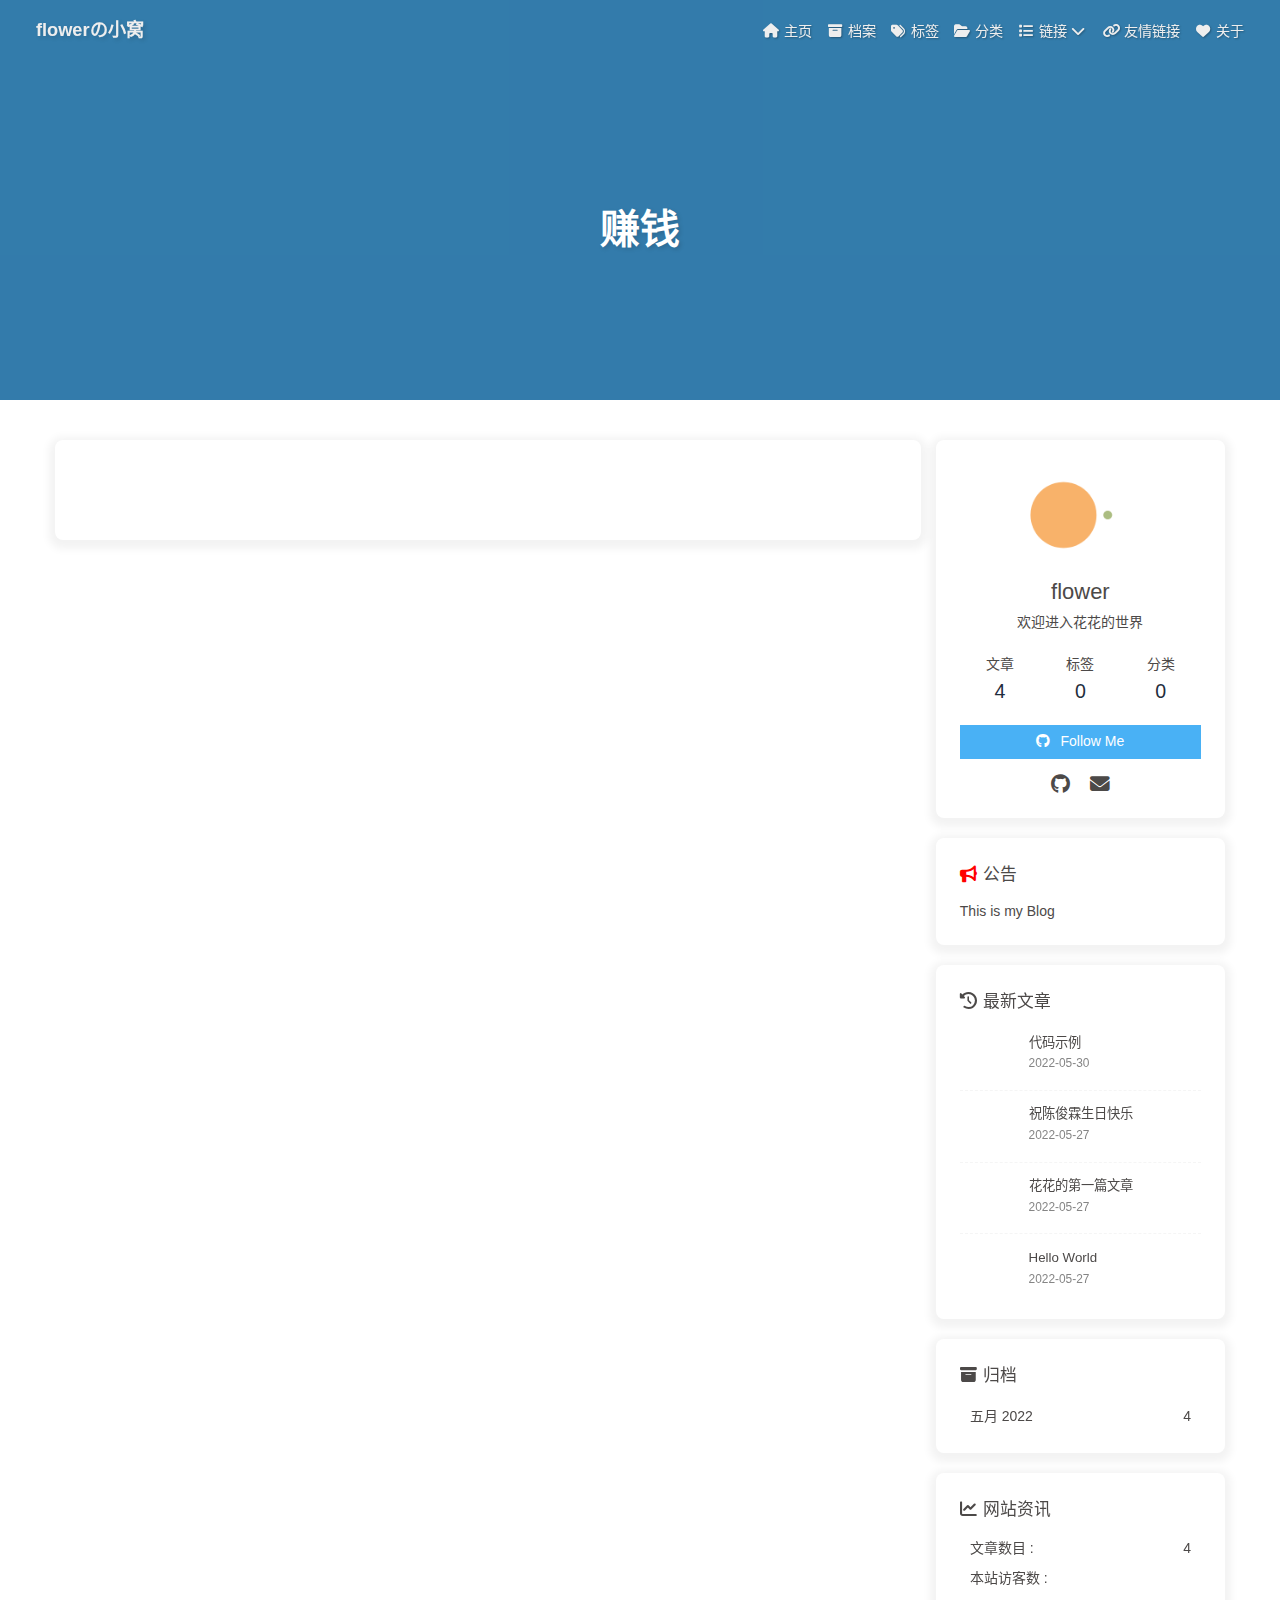
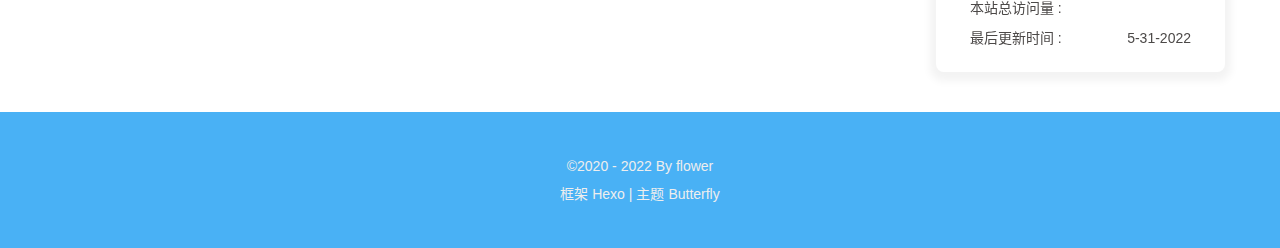
<file: categories/index.html>
<!DOCTYPE html><html lang="zh-CN" data-theme="light"><head><meta charset="UTF-8"><meta http-equiv="X-UA-Compatible" content="IE=edge"><meta name="viewport" content="width=device-width, initial-scale=1.0, maximum-scale=1.0, user-scalable=no"><title>赚钱 | flowerの小窝</title><meta name="keywords" content="花花，博客"><meta name="author" content="flower"><meta name="copyright" content="flower"><meta name="format-detection" content="telephone=no"><meta name="theme-color" content="#ffffff"><meta name="description" content="欢迎进入花花的世界">
<meta property="og:type" content="website">
<meta property="og:title" content="赚钱">
<meta property="og:url" content="https://flower1874.github.io/categories/index.html">
<meta property="og:site_name" content="flowerの小窝">
<meta property="og:description" content="欢迎进入花花的世界">
<meta property="og:locale" content="zh_CN">
<meta property="og:image" content="[data-uri]">
<meta property="article:published_time" content="2022-05-29T19:54:20.000Z">
<meta property="article:modified_time" content="2022-05-29T19:58:02.851Z">
<meta property="article:author" content="flower">
<meta property="article:tag" content="花花，博客">
<meta name="twitter:card" content="summary">
<meta name="twitter:image" content="[data-uri]"><link rel="shortcut icon" href="/img/favicon.png"><link rel="canonical" href="https://flower1874.github.io/categories/"><link rel="preconnect" href="//cdn.jsdelivr.net"/><link rel="preconnect" href="//busuanzi.ibruce.info"/><link rel="stylesheet" href="/css/index.css"><link rel="stylesheet" href="https://cdn.jsdelivr.net/npm/@fortawesome/fontawesome-free@6/css/all.min.css" media="print" onload="this.media='all'"><link rel="stylesheet" href="https://cdn.jsdelivr.net/npm/@fancyapps/ui/dist/fancybox.css" media="print" onload="this.media='all'"><script>const GLOBAL_CONFIG = { 
  root: '/',
  algolia: undefined,
  localSearch: undefined,
  translate: undefined,
  noticeOutdate: undefined,
  highlight: {"plugin":"highlighjs","highlightCopy":true,"highlightLang":true,"highlightHeightLimit":false},
  copy: {
    success: '复制成功',
    error: '复制错误',
    noSupport: '浏览器不支持'
  },
  relativeDate: {
    homepage: false,
    post: false
  },
  runtime: '',
  date_suffix: {
    just: '刚刚',
    min: '分钟前',
    hour: '小时前',
    day: '天前',
    month: '个月前'
  },
  copyright: undefined,
  lightbox: 'fancybox',
  Snackbar: undefined,
  source: {
    justifiedGallery: {
      js: 'https://cdn.jsdelivr.net/npm/flickr-justified-gallery@2/dist/fjGallery.min.js',
      css: 'https://cdn.jsdelivr.net/npm/flickr-justified-gallery@2/dist/fjGallery.min.css'
    }
  },
  isPhotoFigcaption: false,
  islazyload: false,
  isAnchor: false
}</script><script id="config-diff">var GLOBAL_CONFIG_SITE = {
  title: '赚钱',
  isPost: false,
  isHome: false,
  isHighlightShrink: true,
  isToc: false,
  postUpdate: '2022-05-30 03:58:02'
}</script><noscript><style type="text/css">
  #nav {
    opacity: 1
  }
  .justified-gallery img {
    opacity: 1
  }

  #recent-posts time,
  #post-meta time {
    display: inline !important
  }
</style></noscript><script>(win=>{
    win.saveToLocal = {
      set: function setWithExpiry(key, value, ttl) {
        if (ttl === 0) return
        const now = new Date()
        const expiryDay = ttl * 86400000
        const item = {
          value: value,
          expiry: now.getTime() + expiryDay,
        }
        localStorage.setItem(key, JSON.stringify(item))
      },

      get: function getWithExpiry(key) {
        const itemStr = localStorage.getItem(key)

        if (!itemStr) {
          return undefined
        }
        const item = JSON.parse(itemStr)
        const now = new Date()

        if (now.getTime() > item.expiry) {
          localStorage.removeItem(key)
          return undefined
        }
        return item.value
      }
    }
  
    win.getScript = url => new Promise((resolve, reject) => {
      const script = document.createElement('script')
      script.src = url
      script.async = true
      script.onerror = reject
      script.onload = script.onreadystatechange = function() {
        const loadState = this.readyState
        if (loadState && loadState !== 'loaded' && loadState !== 'complete') return
        script.onload = script.onreadystatechange = null
        resolve()
      }
      document.head.appendChild(script)
    })
  
      win.activateDarkMode = function () {
        document.documentElement.setAttribute('data-theme', 'dark')
        if (document.querySelector('meta[name="theme-color"]') !== null) {
          document.querySelector('meta[name="theme-color"]').setAttribute('content', '#0d0d0d')
        }
      }
      win.activateLightMode = function () {
        document.documentElement.setAttribute('data-theme', 'light')
        if (document.querySelector('meta[name="theme-color"]') !== null) {
          document.querySelector('meta[name="theme-color"]').setAttribute('content', '#ffffff')
        }
      }
      const t = saveToLocal.get('theme')
    
          if (t === 'dark') activateDarkMode()
          else if (t === 'light') activateLightMode()
        
      const asideStatus = saveToLocal.get('aside-status')
      if (asideStatus !== undefined) {
        if (asideStatus === 'hide') {
          document.documentElement.classList.add('hide-aside')
        } else {
          document.documentElement.classList.remove('hide-aside')
        }
      }
    
    const detectApple = () => {
      if(/iPad|iPhone|iPod|Macintosh/.test(navigator.userAgent)){
        document.documentElement.classList.add('apple')
      }
    }
    detectApple()
    })(window)</script><meta name="generator" content="Hexo 5.4.2"></head><body><div id="sidebar"><div id="menu-mask"></div><div id="sidebar-menus"><div class="avatar-img is-center"><img src="https://i.loli.net/2021/02/24/5O1day2nriDzjSu.png" onerror="onerror=null;src='/img/friend_404.gif'" alt="avatar"/></div><div class="sidebar-site-data site-data is-center"><a href="/archives/"><div class="headline">文章</div><div class="length-num">4</div></a><a href="/tags/"><div class="headline">标签</div><div class="length-num">0</div></a><a href="/categories/"><div class="headline">分类</div><div class="length-num">0</div></a></div><hr/><div class="menus_items"><div class="menus_item"><a class="site-page" href="/"><i class="fa-fw fas fa-home"></i><span> 主页</span></a></div><div class="menus_item"><a class="site-page" href="/archives/"><i class="fa-fw fas fa-archive"></i><span> 档案</span></a></div><div class="menus_item"><a class="site-page" href="/tags/"><i class="fa-fw fas fa-tags"></i><span> 标签</span></a></div><div class="menus_item"><a class="site-page" href="/categories/"><i class="fa-fw fas fa-folder-open"></i><span> 分类</span></a></div><div class="menus_item"><a class="site-page group" href="javascript:void(0);"><i class="fa-fw fas fa-list"></i><span> 链接</span><i class="fas fa-chevron-down"></i></a><ul class="menus_item_child"><li><a class="site-page child" href="/music/"><i class="fa-fw fas fa-music"></i><span> Music</span></a></li><li><a class="site-page child" href="/movies/"><i class="fa-fw fas fa-video"></i><span> Movie</span></a></li></ul></div><div class="menus_item"><a class="site-page" href="/link/"><i class="fa-fw fas fa-link"></i><span> 友情链接</span></a></div><div class="menus_item"><a class="site-page" href="/about/"><i class="fa-fw fas fa-heart"></i><span> 关于</span></a></div></div></div></div><div class="page" id="body-wrap"><header class="not-home-page" id="page-header"><nav id="nav"><span id="blog_name"><a id="site-name" href="/">flowerの小窝</a></span><div id="menus"><div class="menus_items"><div class="menus_item"><a class="site-page" href="/"><i class="fa-fw fas fa-home"></i><span> 主页</span></a></div><div class="menus_item"><a class="site-page" href="/archives/"><i class="fa-fw fas fa-archive"></i><span> 档案</span></a></div><div class="menus_item"><a class="site-page" href="/tags/"><i class="fa-fw fas fa-tags"></i><span> 标签</span></a></div><div class="menus_item"><a class="site-page" href="/categories/"><i class="fa-fw fas fa-folder-open"></i><span> 分类</span></a></div><div class="menus_item"><a class="site-page group" href="javascript:void(0);"><i class="fa-fw fas fa-list"></i><span> 链接</span><i class="fas fa-chevron-down"></i></a><ul class="menus_item_child"><li><a class="site-page child" href="/music/"><i class="fa-fw fas fa-music"></i><span> Music</span></a></li><li><a class="site-page child" href="/movies/"><i class="fa-fw fas fa-video"></i><span> Movie</span></a></li></ul></div><div class="menus_item"><a class="site-page" href="/link/"><i class="fa-fw fas fa-link"></i><span> 友情链接</span></a></div><div class="menus_item"><a class="site-page" href="/about/"><i class="fa-fw fas fa-heart"></i><span> 关于</span></a></div></div><div id="toggle-menu"><a class="site-page"><i class="fas fa-bars fa-fw"></i></a></div></div></nav><div id="page-site-info"><h1 id="site-title">赚钱</h1></div></header><main class="layout" id="content-inner"><div id="page"><div class="category-lists"></div></div><div class="aside-content" id="aside-content"><div class="card-widget card-info"><div class="is-center"><div class="avatar-img"><img src="https://i.loli.net/2021/02/24/5O1day2nriDzjSu.png" onerror="this.onerror=null;this.src='/img/friend_404.gif'" alt="avatar"/></div><div class="author-info__name">flower</div><div class="author-info__description">欢迎进入花花的世界</div></div><div class="card-info-data site-data is-center"><a href="/archives/"><div class="headline">文章</div><div class="length-num">4</div></a><a href="/tags/"><div class="headline">标签</div><div class="length-num">0</div></a><a href="/categories/"><div class="headline">分类</div><div class="length-num">0</div></a></div><a id="card-info-btn" target="_blank" rel="noopener" href="https://github.com/xxxxxx"><i class="fab fa-github"></i><span>Follow Me</span></a><div class="card-info-social-icons is-center"><a class="social-icon" href="https://github.com/flower1874" target="_blank" title="Github"><i class="fab fa-github"></i></a><a class="social-icon" href="mailto:xxxxxx@qq.com" target="_blank" title="Email"><i class="fas fa-envelope"></i></a></div></div><div class="card-widget card-announcement"><div class="item-headline"><i class="fas fa-bullhorn fa-shake"></i><span>公告</span></div><div class="announcement_content">This is my Blog</div></div><div class="sticky_layout"><div class="card-widget card-recent-post"><div class="item-headline"><i class="fas fa-history"></i><span>最新文章</span></div><div class="aside-list"><div class="aside-list-item"><a class="thumbnail" href="/2022/05/30/%E4%BB%A3%E7%A0%81%E5%9D%97/%E5%AE%9E%E4%BE%8B/" title="代码示例"><img src="[data-uri]" onerror="this.onerror=null;this.src='/img/404.jpg'" alt="代码示例"/></a><div class="content"><a class="title" href="/2022/05/30/%E4%BB%A3%E7%A0%81%E5%9D%97/%E5%AE%9E%E4%BE%8B/" title="代码示例">代码示例</a><time datetime="2022-05-29T16:37:56.000Z" title="发表于 2022-05-30 00:37:56">2022-05-30</time></div></div><div class="aside-list-item"><a class="thumbnail" href="/2022/05/27/%E7%A5%9D%E9%99%88%E4%BF%8A%E9%9C%96%E7%94%9F%E6%97%A5%E5%BF%AB%E4%B9%90/" title="祝陈俊霖生日快乐"><img src="[data-uri]" onerror="this.onerror=null;this.src='/img/404.jpg'" alt="祝陈俊霖生日快乐"/></a><div class="content"><a class="title" href="/2022/05/27/%E7%A5%9D%E9%99%88%E4%BF%8A%E9%9C%96%E7%94%9F%E6%97%A5%E5%BF%AB%E4%B9%90/" title="祝陈俊霖生日快乐">祝陈俊霖生日快乐</a><time datetime="2022-05-27T14:04:41.000Z" title="发表于 2022-05-27 22:04:41">2022-05-27</time></div></div><div class="aside-list-item"><a class="thumbnail" href="/2022/05/27/%E8%8A%B1%E8%8A%B1%E7%9A%84%E7%AC%AC%E4%B8%80%E7%AF%87%E6%96%87%E7%AB%A0/" title="花花的第一篇文章"><img src="[data-uri]" onerror="this.onerror=null;this.src='/img/404.jpg'" alt="花花的第一篇文章"/></a><div class="content"><a class="title" href="/2022/05/27/%E8%8A%B1%E8%8A%B1%E7%9A%84%E7%AC%AC%E4%B8%80%E7%AF%87%E6%96%87%E7%AB%A0/" title="花花的第一篇文章">花花的第一篇文章</a><time datetime="2022-05-27T14:04:41.000Z" title="发表于 2022-05-27 22:04:41">2022-05-27</time></div></div><div class="aside-list-item"><a class="thumbnail" href="/2022/05/27/hello-world/" title="Hello World"><img src="[data-uri]" onerror="this.onerror=null;this.src='/img/404.jpg'" alt="Hello World"/></a><div class="content"><a class="title" href="/2022/05/27/hello-world/" title="Hello World">Hello World</a><time datetime="2022-05-27T13:00:28.982Z" title="发表于 2022-05-27 21:00:28">2022-05-27</time></div></div></div></div><div class="card-widget card-archives"><div class="item-headline"><i class="fas fa-archive"></i><span>归档</span></div><ul class="card-archive-list"><li class="card-archive-list-item"><a class="card-archive-list-link" href="/archives/2022/05/"><span class="card-archive-list-date">五月 2022</span><span class="card-archive-list-count">4</span></a></li></ul></div><div class="card-widget card-webinfo"><div class="item-headline"><i class="fas fa-chart-line"></i><span>网站资讯</span></div><div class="webinfo"><div class="webinfo-item"><div class="item-name">文章数目 :</div><div class="item-count">4</div></div><div class="webinfo-item"><div class="item-name">本站访客数 :</div><div class="item-count" id="busuanzi_value_site_uv"></div></div><div class="webinfo-item"><div class="item-name">本站总访问量 :</div><div class="item-count" id="busuanzi_value_site_pv"></div></div><div class="webinfo-item"><div class="item-name">最后更新时间 :</div><div class="item-count" id="last-push-date" data-lastPushDate="2022-05-31T10:30:37.616Z"></div></div></div></div></div></div></main><footer id="footer"><div id="footer-wrap"><div class="copyright">&copy;2020 - 2022 By flower</div><div class="framework-info"><span>框架 </span><a target="_blank" rel="noopener" href="https://hexo.io">Hexo</a><span class="footer-separator">|</span><span>主题 </span><a target="_blank" rel="noopener" href="https://github.com/jerryc127/hexo-theme-butterfly">Butterfly</a></div></div></footer></div><div id="rightside"><div id="rightside-config-hide"><button id="darkmode" type="button" title="浅色和深色模式转换"><i class="fas fa-adjust"></i></button><button id="hide-aside-btn" type="button" title="单栏和双栏切换"><i class="fas fa-arrows-alt-h"></i></button></div><div id="rightside-config-show"><button id="rightside_config" type="button" title="设置"><i class="fas fa-cog fa-spin"></i></button><button id="go-up" type="button" title="回到顶部"><i class="fas fa-arrow-up"></i></button></div></div><div><script src="/js/utils.js"></script><script src="/js/main.js"></script><script src="https://cdn.jsdelivr.net/npm/@fancyapps/ui/dist/fancybox.umd.js"></script><div class="js-pjax"></div><script async data-pjax src="//busuanzi.ibruce.info/busuanzi/2.3/busuanzi.pure.mini.js"></script></div></body></html>
</file>
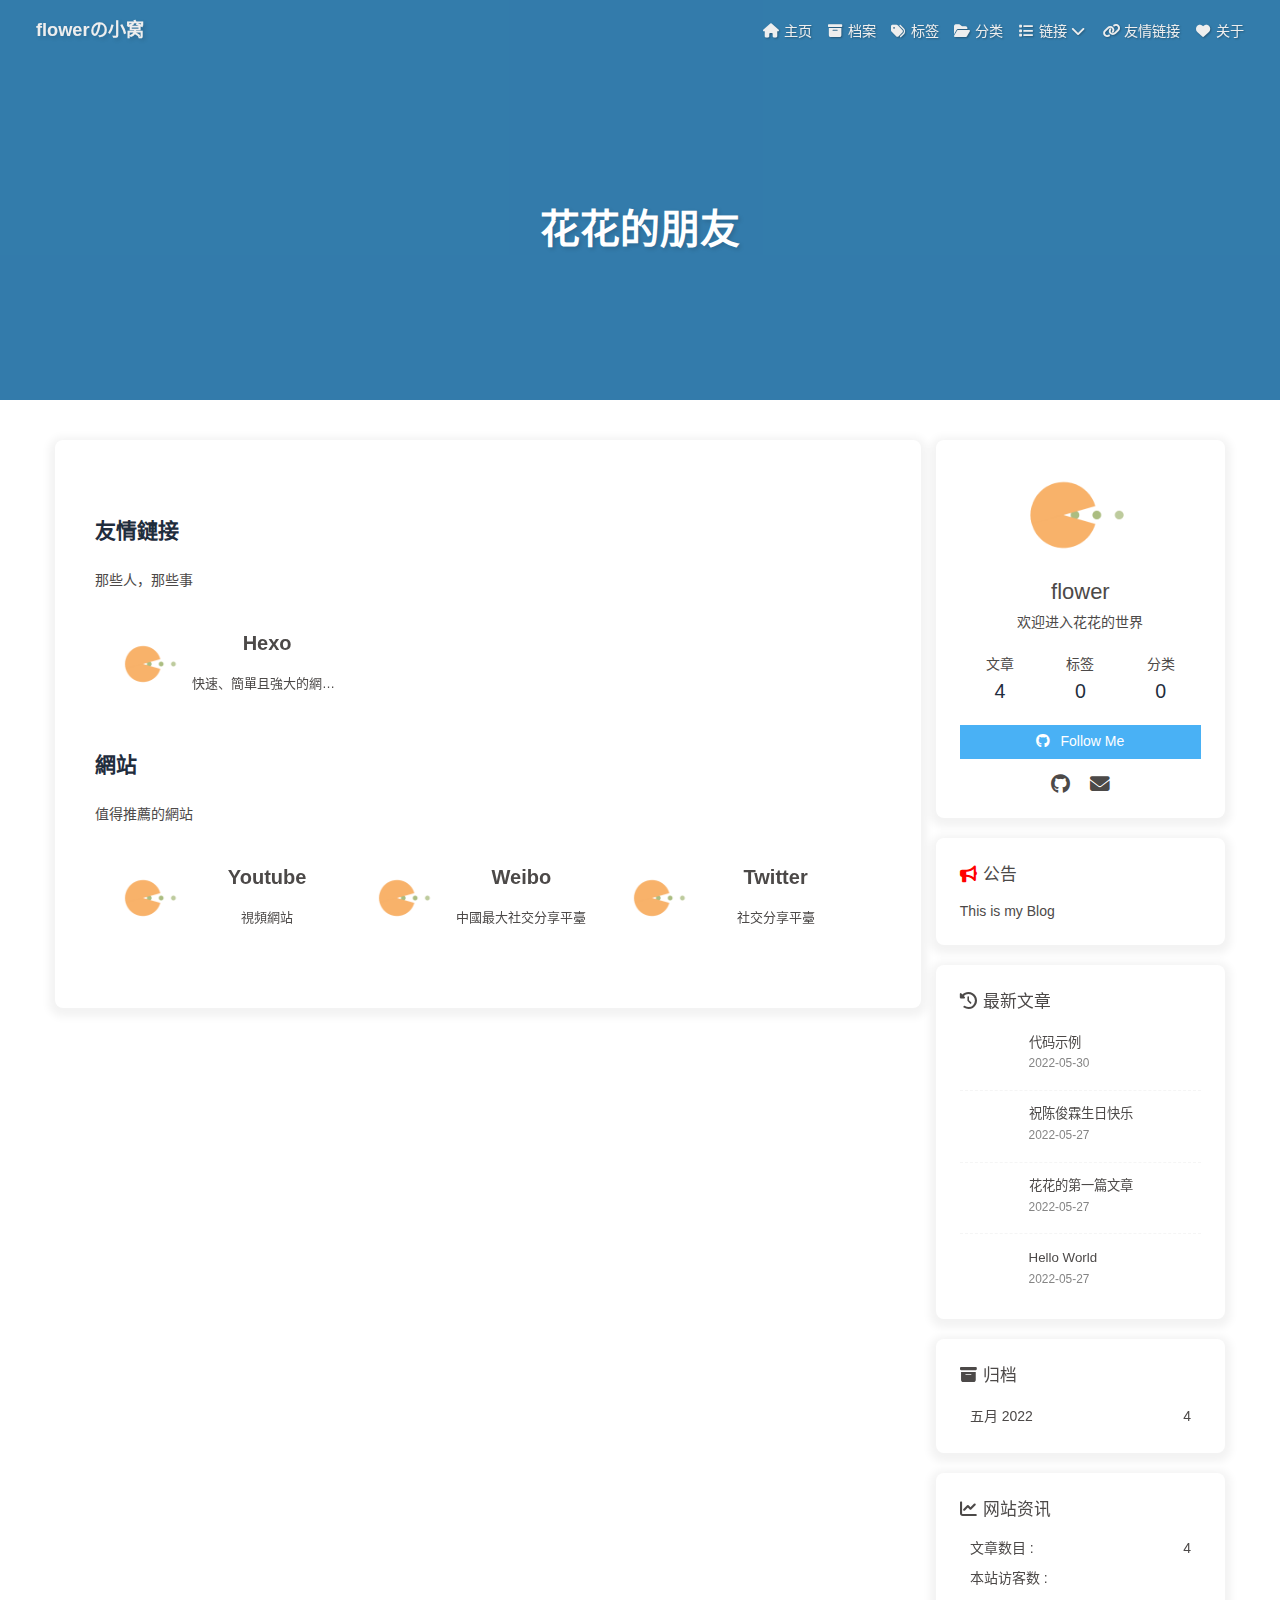
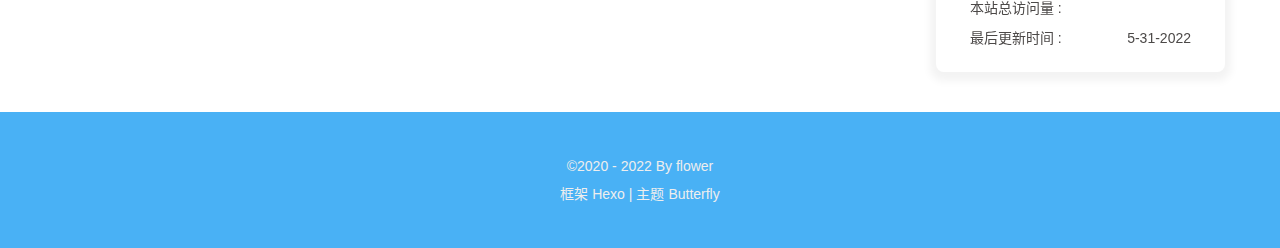
<file: link/index.html>
<!DOCTYPE html><html lang="zh-CN" data-theme="light"><head><meta charset="UTF-8"><meta http-equiv="X-UA-Compatible" content="IE=edge"><meta name="viewport" content="width=device-width, initial-scale=1.0, maximum-scale=1.0, user-scalable=no"><title>花花的朋友 | flowerの小窝</title><meta name="keywords" content="花花，博客"><meta name="author" content="flower"><meta name="copyright" content="flower"><meta name="format-detection" content="telephone=no"><meta name="theme-color" content="#ffffff"><meta name="description" content="欢迎进入花花的世界">
<meta property="og:type" content="website">
<meta property="og:title" content="花花的朋友">
<meta property="og:url" content="https://flower1874.github.io/link/index.html">
<meta property="og:site_name" content="flowerの小窝">
<meta property="og:description" content="欢迎进入花花的世界">
<meta property="og:locale" content="zh_CN">
<meta property="og:image" content="[data-uri]">
<meta property="article:published_time" content="2022-05-29T20:00:59.000Z">
<meta property="article:modified_time" content="2022-05-29T20:02:04.772Z">
<meta property="article:author" content="flower">
<meta property="article:tag" content="花花，博客">
<meta name="twitter:card" content="summary">
<meta name="twitter:image" content="[data-uri]"><link rel="shortcut icon" href="/img/favicon.png"><link rel="canonical" href="https://flower1874.github.io/link/"><link rel="preconnect" href="//cdn.jsdelivr.net"/><link rel="preconnect" href="//busuanzi.ibruce.info"/><link rel="stylesheet" href="/css/index.css"><link rel="stylesheet" href="https://cdn.jsdelivr.net/npm/@fortawesome/fontawesome-free@6/css/all.min.css" media="print" onload="this.media='all'"><link rel="stylesheet" href="https://cdn.jsdelivr.net/npm/@fancyapps/ui/dist/fancybox.css" media="print" onload="this.media='all'"><script>const GLOBAL_CONFIG = { 
  root: '/',
  algolia: undefined,
  localSearch: undefined,
  translate: undefined,
  noticeOutdate: undefined,
  highlight: {"plugin":"highlighjs","highlightCopy":true,"highlightLang":true,"highlightHeightLimit":false},
  copy: {
    success: '复制成功',
    error: '复制错误',
    noSupport: '浏览器不支持'
  },
  relativeDate: {
    homepage: false,
    post: false
  },
  runtime: '',
  date_suffix: {
    just: '刚刚',
    min: '分钟前',
    hour: '小时前',
    day: '天前',
    month: '个月前'
  },
  copyright: undefined,
  lightbox: 'fancybox',
  Snackbar: undefined,
  source: {
    justifiedGallery: {
      js: 'https://cdn.jsdelivr.net/npm/flickr-justified-gallery@2/dist/fjGallery.min.js',
      css: 'https://cdn.jsdelivr.net/npm/flickr-justified-gallery@2/dist/fjGallery.min.css'
    }
  },
  isPhotoFigcaption: false,
  islazyload: false,
  isAnchor: false
}</script><script id="config-diff">var GLOBAL_CONFIG_SITE = {
  title: '花花的朋友',
  isPost: false,
  isHome: false,
  isHighlightShrink: true,
  isToc: false,
  postUpdate: '2022-05-30 04:02:04'
}</script><noscript><style type="text/css">
  #nav {
    opacity: 1
  }
  .justified-gallery img {
    opacity: 1
  }

  #recent-posts time,
  #post-meta time {
    display: inline !important
  }
</style></noscript><script>(win=>{
    win.saveToLocal = {
      set: function setWithExpiry(key, value, ttl) {
        if (ttl === 0) return
        const now = new Date()
        const expiryDay = ttl * 86400000
        const item = {
          value: value,
          expiry: now.getTime() + expiryDay,
        }
        localStorage.setItem(key, JSON.stringify(item))
      },

      get: function getWithExpiry(key) {
        const itemStr = localStorage.getItem(key)

        if (!itemStr) {
          return undefined
        }
        const item = JSON.parse(itemStr)
        const now = new Date()

        if (now.getTime() > item.expiry) {
          localStorage.removeItem(key)
          return undefined
        }
        return item.value
      }
    }
  
    win.getScript = url => new Promise((resolve, reject) => {
      const script = document.createElement('script')
      script.src = url
      script.async = true
      script.onerror = reject
      script.onload = script.onreadystatechange = function() {
        const loadState = this.readyState
        if (loadState && loadState !== 'loaded' && loadState !== 'complete') return
        script.onload = script.onreadystatechange = null
        resolve()
      }
      document.head.appendChild(script)
    })
  
      win.activateDarkMode = function () {
        document.documentElement.setAttribute('data-theme', 'dark')
        if (document.querySelector('meta[name="theme-color"]') !== null) {
          document.querySelector('meta[name="theme-color"]').setAttribute('content', '#0d0d0d')
        }
      }
      win.activateLightMode = function () {
        document.documentElement.setAttribute('data-theme', 'light')
        if (document.querySelector('meta[name="theme-color"]') !== null) {
          document.querySelector('meta[name="theme-color"]').setAttribute('content', '#ffffff')
        }
      }
      const t = saveToLocal.get('theme')
    
          if (t === 'dark') activateDarkMode()
          else if (t === 'light') activateLightMode()
        
      const asideStatus = saveToLocal.get('aside-status')
      if (asideStatus !== undefined) {
        if (asideStatus === 'hide') {
          document.documentElement.classList.add('hide-aside')
        } else {
          document.documentElement.classList.remove('hide-aside')
        }
      }
    
    const detectApple = () => {
      if(/iPad|iPhone|iPod|Macintosh/.test(navigator.userAgent)){
        document.documentElement.classList.add('apple')
      }
    }
    detectApple()
    })(window)</script><meta name="generator" content="Hexo 5.4.2"></head><body><div id="sidebar"><div id="menu-mask"></div><div id="sidebar-menus"><div class="avatar-img is-center"><img src="https://i.loli.net/2021/02/24/5O1day2nriDzjSu.png" onerror="onerror=null;src='/img/friend_404.gif'" alt="avatar"/></div><div class="sidebar-site-data site-data is-center"><a href="/archives/"><div class="headline">文章</div><div class="length-num">4</div></a><a href="/tags/"><div class="headline">标签</div><div class="length-num">0</div></a><a href="/categories/"><div class="headline">分类</div><div class="length-num">0</div></a></div><hr/><div class="menus_items"><div class="menus_item"><a class="site-page" href="/"><i class="fa-fw fas fa-home"></i><span> 主页</span></a></div><div class="menus_item"><a class="site-page" href="/archives/"><i class="fa-fw fas fa-archive"></i><span> 档案</span></a></div><div class="menus_item"><a class="site-page" href="/tags/"><i class="fa-fw fas fa-tags"></i><span> 标签</span></a></div><div class="menus_item"><a class="site-page" href="/categories/"><i class="fa-fw fas fa-folder-open"></i><span> 分类</span></a></div><div class="menus_item"><a class="site-page group" href="javascript:void(0);"><i class="fa-fw fas fa-list"></i><span> 链接</span><i class="fas fa-chevron-down"></i></a><ul class="menus_item_child"><li><a class="site-page child" href="/music/"><i class="fa-fw fas fa-music"></i><span> Music</span></a></li><li><a class="site-page child" href="/movies/"><i class="fa-fw fas fa-video"></i><span> Movie</span></a></li></ul></div><div class="menus_item"><a class="site-page" href="/link/"><i class="fa-fw fas fa-link"></i><span> 友情链接</span></a></div><div class="menus_item"><a class="site-page" href="/about/"><i class="fa-fw fas fa-heart"></i><span> 关于</span></a></div></div></div></div><div class="page" id="body-wrap"><header class="not-home-page" id="page-header"><nav id="nav"><span id="blog_name"><a id="site-name" href="/">flowerの小窝</a></span><div id="menus"><div class="menus_items"><div class="menus_item"><a class="site-page" href="/"><i class="fa-fw fas fa-home"></i><span> 主页</span></a></div><div class="menus_item"><a class="site-page" href="/archives/"><i class="fa-fw fas fa-archive"></i><span> 档案</span></a></div><div class="menus_item"><a class="site-page" href="/tags/"><i class="fa-fw fas fa-tags"></i><span> 标签</span></a></div><div class="menus_item"><a class="site-page" href="/categories/"><i class="fa-fw fas fa-folder-open"></i><span> 分类</span></a></div><div class="menus_item"><a class="site-page group" href="javascript:void(0);"><i class="fa-fw fas fa-list"></i><span> 链接</span><i class="fas fa-chevron-down"></i></a><ul class="menus_item_child"><li><a class="site-page child" href="/music/"><i class="fa-fw fas fa-music"></i><span> Music</span></a></li><li><a class="site-page child" href="/movies/"><i class="fa-fw fas fa-video"></i><span> Movie</span></a></li></ul></div><div class="menus_item"><a class="site-page" href="/link/"><i class="fa-fw fas fa-link"></i><span> 友情链接</span></a></div><div class="menus_item"><a class="site-page" href="/about/"><i class="fa-fw fas fa-heart"></i><span> 关于</span></a></div></div><div id="toggle-menu"><a class="site-page"><i class="fas fa-bars fa-fw"></i></a></div></div></nav><div id="page-site-info"><h1 id="site-title">花花的朋友</h1></div></header><main class="layout" id="content-inner"><div id="page"><div id="article-container"><div class="flink"><h2 id="友情鏈接"><a href="#友情鏈接" class="headerlink" title="友情鏈接"></a>友情鏈接</h2><div class="flink-desc">那些人，那些事</div> <div class="flink-list">
  <div class="flink-list-item">
    <a href="https://hexo.io/zh-tw/" title="Hexo" target="_blank">
      <div class="flink-item-icon">
        <img class="no-lightbox" src="https://d33wubrfki0l68.cloudfront.net/6657ba50e702d84afb32fe846bed54fba1a77add/827ae/logo.svg" onerror='this.onerror=null;this.src="/img/friend_404.gif"' alt="Hexo" />
      </div>
      <div class="flink-item-name">Hexo</div> 
      <div class="flink-item-desc" title="快速、簡單且強大的網誌框架">快速、簡單且強大的網誌框架</div>
    </a>
  </div></div><h2 id="網站"><a href="#網站" class="headerlink" title="網站"></a>網站</h2><div class="flink-desc">值得推薦的網站</div> <div class="flink-list">
  <div class="flink-list-item">
    <a href="https://www.youtube.com/" title="Youtube" target="_blank">
      <div class="flink-item-icon">
        <img class="no-lightbox" src="https://i.loli.net/2020/05/14/9ZkGg8v3azHJfM1.png" onerror='this.onerror=null;this.src="/img/friend_404.gif"' alt="Youtube" />
      </div>
      <div class="flink-item-name">Youtube</div> 
      <div class="flink-item-desc" title="視頻網站">視頻網站</div>
    </a>
  </div>
  <div class="flink-list-item">
    <a href="https://www.weibo.com/" title="Weibo" target="_blank">
      <div class="flink-item-icon">
        <img class="no-lightbox" src="https://i.loli.net/2020/05/14/TLJBum386vcnI1P.png" onerror='this.onerror=null;this.src="/img/friend_404.gif"' alt="Weibo" />
      </div>
      <div class="flink-item-name">Weibo</div> 
      <div class="flink-item-desc" title="中國最大社交分享平臺">中國最大社交分享平臺</div>
    </a>
  </div>
  <div class="flink-list-item">
    <a href="https://twitter.com/" title="Twitter" target="_blank">
      <div class="flink-item-icon">
        <img class="no-lightbox" src="https://i.loli.net/2020/05/14/5VyHPQqR6LWF39a.png" onerror='this.onerror=null;this.src="/img/friend_404.gif"' alt="Twitter" />
      </div>
      <div class="flink-item-name">Twitter</div> 
      <div class="flink-item-desc" title="社交分享平臺">社交分享平臺</div>
    </a>
  </div></div></div></div></div><div class="aside-content" id="aside-content"><div class="card-widget card-info"><div class="is-center"><div class="avatar-img"><img src="https://i.loli.net/2021/02/24/5O1day2nriDzjSu.png" onerror="this.onerror=null;this.src='/img/friend_404.gif'" alt="avatar"/></div><div class="author-info__name">flower</div><div class="author-info__description">欢迎进入花花的世界</div></div><div class="card-info-data site-data is-center"><a href="/archives/"><div class="headline">文章</div><div class="length-num">4</div></a><a href="/tags/"><div class="headline">标签</div><div class="length-num">0</div></a><a href="/categories/"><div class="headline">分类</div><div class="length-num">0</div></a></div><a id="card-info-btn" target="_blank" rel="noopener" href="https://github.com/xxxxxx"><i class="fab fa-github"></i><span>Follow Me</span></a><div class="card-info-social-icons is-center"><a class="social-icon" href="https://github.com/flower1874" target="_blank" title="Github"><i class="fab fa-github"></i></a><a class="social-icon" href="mailto:xxxxxx@qq.com" target="_blank" title="Email"><i class="fas fa-envelope"></i></a></div></div><div class="card-widget card-announcement"><div class="item-headline"><i class="fas fa-bullhorn fa-shake"></i><span>公告</span></div><div class="announcement_content">This is my Blog</div></div><div class="sticky_layout"><div class="card-widget card-recent-post"><div class="item-headline"><i class="fas fa-history"></i><span>最新文章</span></div><div class="aside-list"><div class="aside-list-item"><a class="thumbnail" href="/2022/05/30/%E4%BB%A3%E7%A0%81%E5%9D%97/%E5%AE%9E%E4%BE%8B/" title="代码示例"><img src="[data-uri]" onerror="this.onerror=null;this.src='/img/404.jpg'" alt="代码示例"/></a><div class="content"><a class="title" href="/2022/05/30/%E4%BB%A3%E7%A0%81%E5%9D%97/%E5%AE%9E%E4%BE%8B/" title="代码示例">代码示例</a><time datetime="2022-05-29T16:37:56.000Z" title="发表于 2022-05-30 00:37:56">2022-05-30</time></div></div><div class="aside-list-item"><a class="thumbnail" href="/2022/05/27/%E7%A5%9D%E9%99%88%E4%BF%8A%E9%9C%96%E7%94%9F%E6%97%A5%E5%BF%AB%E4%B9%90/" title="祝陈俊霖生日快乐"><img src="[data-uri]" onerror="this.onerror=null;this.src='/img/404.jpg'" alt="祝陈俊霖生日快乐"/></a><div class="content"><a class="title" href="/2022/05/27/%E7%A5%9D%E9%99%88%E4%BF%8A%E9%9C%96%E7%94%9F%E6%97%A5%E5%BF%AB%E4%B9%90/" title="祝陈俊霖生日快乐">祝陈俊霖生日快乐</a><time datetime="2022-05-27T14:04:41.000Z" title="发表于 2022-05-27 22:04:41">2022-05-27</time></div></div><div class="aside-list-item"><a class="thumbnail" href="/2022/05/27/%E8%8A%B1%E8%8A%B1%E7%9A%84%E7%AC%AC%E4%B8%80%E7%AF%87%E6%96%87%E7%AB%A0/" title="花花的第一篇文章"><img src="[data-uri]" onerror="this.onerror=null;this.src='/img/404.jpg'" alt="花花的第一篇文章"/></a><div class="content"><a class="title" href="/2022/05/27/%E8%8A%B1%E8%8A%B1%E7%9A%84%E7%AC%AC%E4%B8%80%E7%AF%87%E6%96%87%E7%AB%A0/" title="花花的第一篇文章">花花的第一篇文章</a><time datetime="2022-05-27T14:04:41.000Z" title="发表于 2022-05-27 22:04:41">2022-05-27</time></div></div><div class="aside-list-item"><a class="thumbnail" href="/2022/05/27/hello-world/" title="Hello World"><img src="[data-uri]" onerror="this.onerror=null;this.src='/img/404.jpg'" alt="Hello World"/></a><div class="content"><a class="title" href="/2022/05/27/hello-world/" title="Hello World">Hello World</a><time datetime="2022-05-27T13:00:28.982Z" title="发表于 2022-05-27 21:00:28">2022-05-27</time></div></div></div></div><div class="card-widget card-archives"><div class="item-headline"><i class="fas fa-archive"></i><span>归档</span></div><ul class="card-archive-list"><li class="card-archive-list-item"><a class="card-archive-list-link" href="/archives/2022/05/"><span class="card-archive-list-date">五月 2022</span><span class="card-archive-list-count">4</span></a></li></ul></div><div class="card-widget card-webinfo"><div class="item-headline"><i class="fas fa-chart-line"></i><span>网站资讯</span></div><div class="webinfo"><div class="webinfo-item"><div class="item-name">文章数目 :</div><div class="item-count">4</div></div><div class="webinfo-item"><div class="item-name">本站访客数 :</div><div class="item-count" id="busuanzi_value_site_uv"></div></div><div class="webinfo-item"><div class="item-name">本站总访问量 :</div><div class="item-count" id="busuanzi_value_site_pv"></div></div><div class="webinfo-item"><div class="item-name">最后更新时间 :</div><div class="item-count" id="last-push-date" data-lastPushDate="2022-05-31T10:30:37.616Z"></div></div></div></div></div></div></main><footer id="footer"><div id="footer-wrap"><div class="copyright">&copy;2020 - 2022 By flower</div><div class="framework-info"><span>框架 </span><a target="_blank" rel="noopener" href="https://hexo.io">Hexo</a><span class="footer-separator">|</span><span>主题 </span><a target="_blank" rel="noopener" href="https://github.com/jerryc127/hexo-theme-butterfly">Butterfly</a></div></div></footer></div><div id="rightside"><div id="rightside-config-hide"><button id="darkmode" type="button" title="浅色和深色模式转换"><i class="fas fa-adjust"></i></button><button id="hide-aside-btn" type="button" title="单栏和双栏切换"><i class="fas fa-arrows-alt-h"></i></button></div><div id="rightside-config-show"><button id="rightside_config" type="button" title="设置"><i class="fas fa-cog fa-spin"></i></button><button id="go-up" type="button" title="回到顶部"><i class="fas fa-arrow-up"></i></button></div></div><div><script src="/js/utils.js"></script><script src="/js/main.js"></script><script src="https://cdn.jsdelivr.net/npm/@fancyapps/ui/dist/fancybox.umd.js"></script><div class="js-pjax"></div><script async data-pjax src="//busuanzi.ibruce.info/busuanzi/2.3/busuanzi.pure.mini.js"></script></div></body></html>
</file>
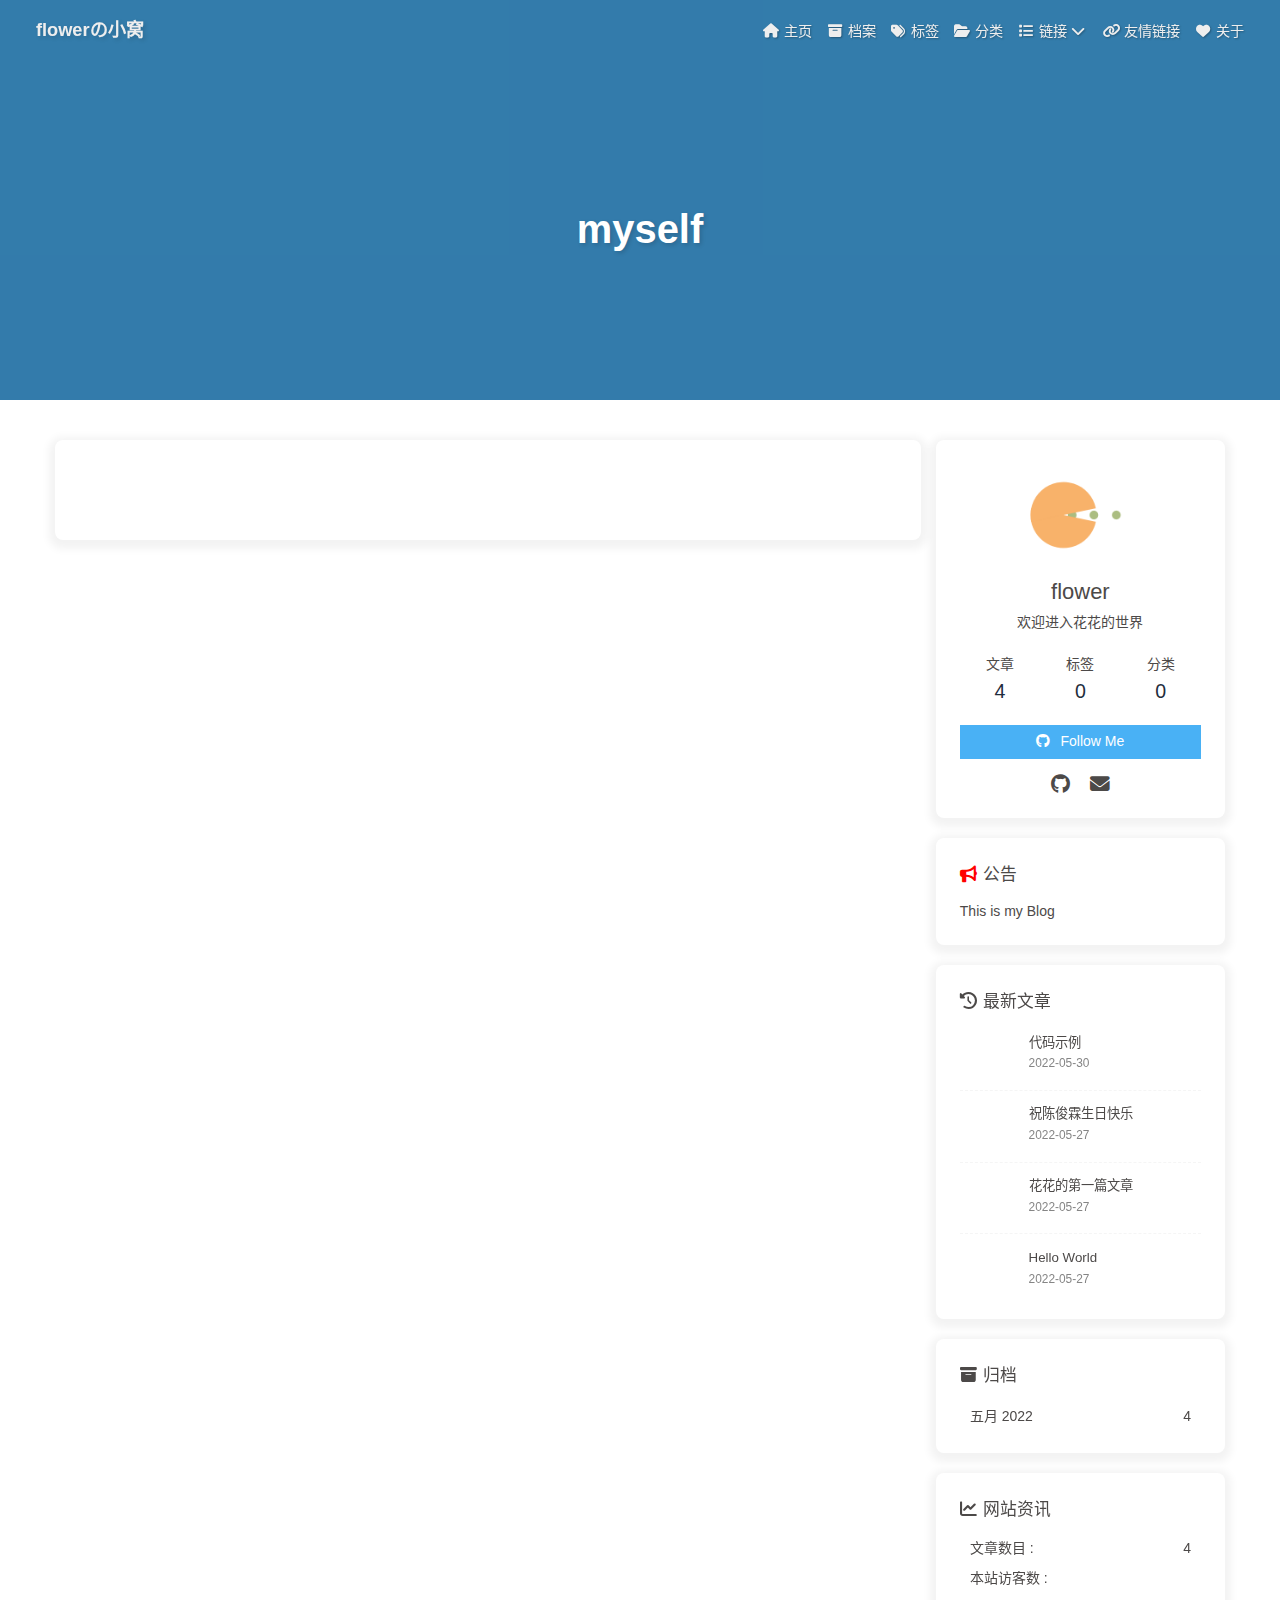
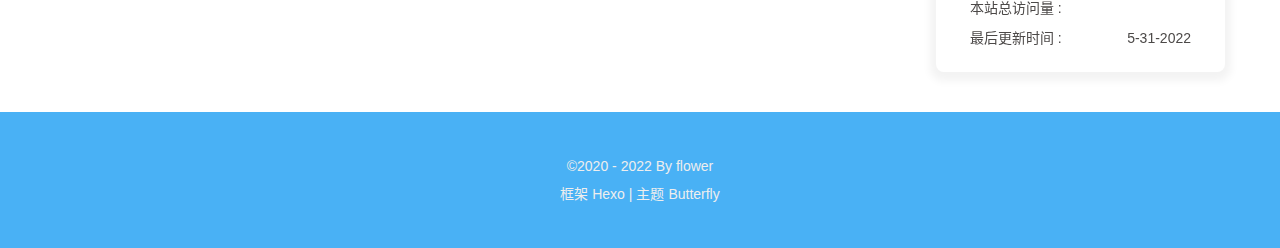
<file: myself/index.html>
<!DOCTYPE html><html lang="zh-CN" data-theme="light"><head><meta charset="UTF-8"><meta http-equiv="X-UA-Compatible" content="IE=edge"><meta name="viewport" content="width=device-width, initial-scale=1.0, maximum-scale=1.0, user-scalable=no"><title>myself | flowerの小窝</title><meta name="keywords" content="花花，博客"><meta name="author" content="flower"><meta name="copyright" content="flower"><meta name="format-detection" content="telephone=no"><meta name="theme-color" content="#ffffff"><meta name="description" content="欢迎进入花花的世界">
<meta property="og:type" content="website">
<meta property="og:title" content="myself">
<meta property="og:url" content="https://flower1874.github.io/myself/index.html">
<meta property="og:site_name" content="flowerの小窝">
<meta property="og:description" content="欢迎进入花花的世界">
<meta property="og:locale" content="zh_CN">
<meta property="og:image" content="[data-uri]">
<meta property="article:published_time" content="2022-05-30T15:31:58.000Z">
<meta property="article:modified_time" content="2022-05-30T15:32:11.426Z">
<meta property="article:author" content="flower">
<meta property="article:tag" content="花花，博客">
<meta name="twitter:card" content="summary">
<meta name="twitter:image" content="[data-uri]"><link rel="shortcut icon" href="/img/favicon.png"><link rel="canonical" href="https://flower1874.github.io/myself/"><link rel="preconnect" href="//cdn.jsdelivr.net"/><link rel="preconnect" href="//busuanzi.ibruce.info"/><link rel="stylesheet" href="/css/index.css"><link rel="stylesheet" href="https://cdn.jsdelivr.net/npm/@fortawesome/fontawesome-free@6/css/all.min.css" media="print" onload="this.media='all'"><link rel="stylesheet" href="https://cdn.jsdelivr.net/npm/@fancyapps/ui/dist/fancybox.css" media="print" onload="this.media='all'"><script>const GLOBAL_CONFIG = { 
  root: '/',
  algolia: undefined,
  localSearch: undefined,
  translate: undefined,
  noticeOutdate: undefined,
  highlight: {"plugin":"highlighjs","highlightCopy":true,"highlightLang":true,"highlightHeightLimit":false},
  copy: {
    success: '复制成功',
    error: '复制错误',
    noSupport: '浏览器不支持'
  },
  relativeDate: {
    homepage: false,
    post: false
  },
  runtime: '',
  date_suffix: {
    just: '刚刚',
    min: '分钟前',
    hour: '小时前',
    day: '天前',
    month: '个月前'
  },
  copyright: undefined,
  lightbox: 'fancybox',
  Snackbar: undefined,
  source: {
    justifiedGallery: {
      js: 'https://cdn.jsdelivr.net/npm/flickr-justified-gallery@2/dist/fjGallery.min.js',
      css: 'https://cdn.jsdelivr.net/npm/flickr-justified-gallery@2/dist/fjGallery.min.css'
    }
  },
  isPhotoFigcaption: false,
  islazyload: false,
  isAnchor: false
}</script><script id="config-diff">var GLOBAL_CONFIG_SITE = {
  title: 'myself',
  isPost: false,
  isHome: false,
  isHighlightShrink: true,
  isToc: false,
  postUpdate: '2022-05-30 23:32:11'
}</script><noscript><style type="text/css">
  #nav {
    opacity: 1
  }
  .justified-gallery img {
    opacity: 1
  }

  #recent-posts time,
  #post-meta time {
    display: inline !important
  }
</style></noscript><script>(win=>{
    win.saveToLocal = {
      set: function setWithExpiry(key, value, ttl) {
        if (ttl === 0) return
        const now = new Date()
        const expiryDay = ttl * 86400000
        const item = {
          value: value,
          expiry: now.getTime() + expiryDay,
        }
        localStorage.setItem(key, JSON.stringify(item))
      },

      get: function getWithExpiry(key) {
        const itemStr = localStorage.getItem(key)

        if (!itemStr) {
          return undefined
        }
        const item = JSON.parse(itemStr)
        const now = new Date()

        if (now.getTime() > item.expiry) {
          localStorage.removeItem(key)
          return undefined
        }
        return item.value
      }
    }
  
    win.getScript = url => new Promise((resolve, reject) => {
      const script = document.createElement('script')
      script.src = url
      script.async = true
      script.onerror = reject
      script.onload = script.onreadystatechange = function() {
        const loadState = this.readyState
        if (loadState && loadState !== 'loaded' && loadState !== 'complete') return
        script.onload = script.onreadystatechange = null
        resolve()
      }
      document.head.appendChild(script)
    })
  
      win.activateDarkMode = function () {
        document.documentElement.setAttribute('data-theme', 'dark')
        if (document.querySelector('meta[name="theme-color"]') !== null) {
          document.querySelector('meta[name="theme-color"]').setAttribute('content', '#0d0d0d')
        }
      }
      win.activateLightMode = function () {
        document.documentElement.setAttribute('data-theme', 'light')
        if (document.querySelector('meta[name="theme-color"]') !== null) {
          document.querySelector('meta[name="theme-color"]').setAttribute('content', '#ffffff')
        }
      }
      const t = saveToLocal.get('theme')
    
          if (t === 'dark') activateDarkMode()
          else if (t === 'light') activateLightMode()
        
      const asideStatus = saveToLocal.get('aside-status')
      if (asideStatus !== undefined) {
        if (asideStatus === 'hide') {
          document.documentElement.classList.add('hide-aside')
        } else {
          document.documentElement.classList.remove('hide-aside')
        }
      }
    
    const detectApple = () => {
      if(/iPad|iPhone|iPod|Macintosh/.test(navigator.userAgent)){
        document.documentElement.classList.add('apple')
      }
    }
    detectApple()
    })(window)</script><meta name="generator" content="Hexo 5.4.2"></head><body><div id="sidebar"><div id="menu-mask"></div><div id="sidebar-menus"><div class="avatar-img is-center"><img src="https://i.loli.net/2021/02/24/5O1day2nriDzjSu.png" onerror="onerror=null;src='/img/friend_404.gif'" alt="avatar"/></div><div class="sidebar-site-data site-data is-center"><a href="/archives/"><div class="headline">文章</div><div class="length-num">4</div></a><a href="/tags/"><div class="headline">标签</div><div class="length-num">0</div></a><a href="/categories/"><div class="headline">分类</div><div class="length-num">0</div></a></div><hr/><div class="menus_items"><div class="menus_item"><a class="site-page" href="/"><i class="fa-fw fas fa-home"></i><span> 主页</span></a></div><div class="menus_item"><a class="site-page" href="/archives/"><i class="fa-fw fas fa-archive"></i><span> 档案</span></a></div><div class="menus_item"><a class="site-page" href="/tags/"><i class="fa-fw fas fa-tags"></i><span> 标签</span></a></div><div class="menus_item"><a class="site-page" href="/categories/"><i class="fa-fw fas fa-folder-open"></i><span> 分类</span></a></div><div class="menus_item"><a class="site-page group" href="javascript:void(0);"><i class="fa-fw fas fa-list"></i><span> 链接</span><i class="fas fa-chevron-down"></i></a><ul class="menus_item_child"><li><a class="site-page child" href="/music/"><i class="fa-fw fas fa-music"></i><span> Music</span></a></li><li><a class="site-page child" href="/movies/"><i class="fa-fw fas fa-video"></i><span> Movie</span></a></li></ul></div><div class="menus_item"><a class="site-page" href="/link/"><i class="fa-fw fas fa-link"></i><span> 友情链接</span></a></div><div class="menus_item"><a class="site-page" href="/about/"><i class="fa-fw fas fa-heart"></i><span> 关于</span></a></div></div></div></div><div class="page" id="body-wrap"><header class="not-home-page" id="page-header"><nav id="nav"><span id="blog_name"><a id="site-name" href="/">flowerの小窝</a></span><div id="menus"><div class="menus_items"><div class="menus_item"><a class="site-page" href="/"><i class="fa-fw fas fa-home"></i><span> 主页</span></a></div><div class="menus_item"><a class="site-page" href="/archives/"><i class="fa-fw fas fa-archive"></i><span> 档案</span></a></div><div class="menus_item"><a class="site-page" href="/tags/"><i class="fa-fw fas fa-tags"></i><span> 标签</span></a></div><div class="menus_item"><a class="site-page" href="/categories/"><i class="fa-fw fas fa-folder-open"></i><span> 分类</span></a></div><div class="menus_item"><a class="site-page group" href="javascript:void(0);"><i class="fa-fw fas fa-list"></i><span> 链接</span><i class="fas fa-chevron-down"></i></a><ul class="menus_item_child"><li><a class="site-page child" href="/music/"><i class="fa-fw fas fa-music"></i><span> Music</span></a></li><li><a class="site-page child" href="/movies/"><i class="fa-fw fas fa-video"></i><span> Movie</span></a></li></ul></div><div class="menus_item"><a class="site-page" href="/link/"><i class="fa-fw fas fa-link"></i><span> 友情链接</span></a></div><div class="menus_item"><a class="site-page" href="/about/"><i class="fa-fw fas fa-heart"></i><span> 关于</span></a></div></div><div id="toggle-menu"><a class="site-page"><i class="fas fa-bars fa-fw"></i></a></div></div></nav><div id="page-site-info"><h1 id="site-title">myself</h1></div></header><main class="layout" id="content-inner"><div id="page"><div id="article-container"></div></div><div class="aside-content" id="aside-content"><div class="card-widget card-info"><div class="is-center"><div class="avatar-img"><img src="https://i.loli.net/2021/02/24/5O1day2nriDzjSu.png" onerror="this.onerror=null;this.src='/img/friend_404.gif'" alt="avatar"/></div><div class="author-info__name">flower</div><div class="author-info__description">欢迎进入花花的世界</div></div><div class="card-info-data site-data is-center"><a href="/archives/"><div class="headline">文章</div><div class="length-num">4</div></a><a href="/tags/"><div class="headline">标签</div><div class="length-num">0</div></a><a href="/categories/"><div class="headline">分类</div><div class="length-num">0</div></a></div><a id="card-info-btn" target="_blank" rel="noopener" href="https://github.com/xxxxxx"><i class="fab fa-github"></i><span>Follow Me</span></a><div class="card-info-social-icons is-center"><a class="social-icon" href="https://github.com/flower1874" target="_blank" title="Github"><i class="fab fa-github"></i></a><a class="social-icon" href="mailto:xxxxxx@qq.com" target="_blank" title="Email"><i class="fas fa-envelope"></i></a></div></div><div class="card-widget card-announcement"><div class="item-headline"><i class="fas fa-bullhorn fa-shake"></i><span>公告</span></div><div class="announcement_content">This is my Blog</div></div><div class="sticky_layout"><div class="card-widget card-recent-post"><div class="item-headline"><i class="fas fa-history"></i><span>最新文章</span></div><div class="aside-list"><div class="aside-list-item"><a class="thumbnail" href="/2022/05/30/%E4%BB%A3%E7%A0%81%E5%9D%97/%E5%AE%9E%E4%BE%8B/" title="代码示例"><img src="[data-uri]" onerror="this.onerror=null;this.src='/img/404.jpg'" alt="代码示例"/></a><div class="content"><a class="title" href="/2022/05/30/%E4%BB%A3%E7%A0%81%E5%9D%97/%E5%AE%9E%E4%BE%8B/" title="代码示例">代码示例</a><time datetime="2022-05-29T16:37:56.000Z" title="发表于 2022-05-30 00:37:56">2022-05-30</time></div></div><div class="aside-list-item"><a class="thumbnail" href="/2022/05/27/%E7%A5%9D%E9%99%88%E4%BF%8A%E9%9C%96%E7%94%9F%E6%97%A5%E5%BF%AB%E4%B9%90/" title="祝陈俊霖生日快乐"><img src="[data-uri]" onerror="this.onerror=null;this.src='/img/404.jpg'" alt="祝陈俊霖生日快乐"/></a><div class="content"><a class="title" href="/2022/05/27/%E7%A5%9D%E9%99%88%E4%BF%8A%E9%9C%96%E7%94%9F%E6%97%A5%E5%BF%AB%E4%B9%90/" title="祝陈俊霖生日快乐">祝陈俊霖生日快乐</a><time datetime="2022-05-27T14:04:41.000Z" title="发表于 2022-05-27 22:04:41">2022-05-27</time></div></div><div class="aside-list-item"><a class="thumbnail" href="/2022/05/27/%E8%8A%B1%E8%8A%B1%E7%9A%84%E7%AC%AC%E4%B8%80%E7%AF%87%E6%96%87%E7%AB%A0/" title="花花的第一篇文章"><img src="[data-uri]" onerror="this.onerror=null;this.src='/img/404.jpg'" alt="花花的第一篇文章"/></a><div class="content"><a class="title" href="/2022/05/27/%E8%8A%B1%E8%8A%B1%E7%9A%84%E7%AC%AC%E4%B8%80%E7%AF%87%E6%96%87%E7%AB%A0/" title="花花的第一篇文章">花花的第一篇文章</a><time datetime="2022-05-27T14:04:41.000Z" title="发表于 2022-05-27 22:04:41">2022-05-27</time></div></div><div class="aside-list-item"><a class="thumbnail" href="/2022/05/27/hello-world/" title="Hello World"><img src="[data-uri]" onerror="this.onerror=null;this.src='/img/404.jpg'" alt="Hello World"/></a><div class="content"><a class="title" href="/2022/05/27/hello-world/" title="Hello World">Hello World</a><time datetime="2022-05-27T13:00:28.982Z" title="发表于 2022-05-27 21:00:28">2022-05-27</time></div></div></div></div><div class="card-widget card-archives"><div class="item-headline"><i class="fas fa-archive"></i><span>归档</span></div><ul class="card-archive-list"><li class="card-archive-list-item"><a class="card-archive-list-link" href="/archives/2022/05/"><span class="card-archive-list-date">五月 2022</span><span class="card-archive-list-count">4</span></a></li></ul></div><div class="card-widget card-webinfo"><div class="item-headline"><i class="fas fa-chart-line"></i><span>网站资讯</span></div><div class="webinfo"><div class="webinfo-item"><div class="item-name">文章数目 :</div><div class="item-count">4</div></div><div class="webinfo-item"><div class="item-name">本站访客数 :</div><div class="item-count" id="busuanzi_value_site_uv"></div></div><div class="webinfo-item"><div class="item-name">本站总访问量 :</div><div class="item-count" id="busuanzi_value_site_pv"></div></div><div class="webinfo-item"><div class="item-name">最后更新时间 :</div><div class="item-count" id="last-push-date" data-lastPushDate="2022-05-31T10:30:37.616Z"></div></div></div></div></div></div></main><footer id="footer"><div id="footer-wrap"><div class="copyright">&copy;2020 - 2022 By flower</div><div class="framework-info"><span>框架 </span><a target="_blank" rel="noopener" href="https://hexo.io">Hexo</a><span class="footer-separator">|</span><span>主题 </span><a target="_blank" rel="noopener" href="https://github.com/jerryc127/hexo-theme-butterfly">Butterfly</a></div></div></footer></div><div id="rightside"><div id="rightside-config-hide"><button id="darkmode" type="button" title="浅色和深色模式转换"><i class="fas fa-adjust"></i></button><button id="hide-aside-btn" type="button" title="单栏和双栏切换"><i class="fas fa-arrows-alt-h"></i></button></div><div id="rightside-config-show"><button id="rightside_config" type="button" title="设置"><i class="fas fa-cog fa-spin"></i></button><button id="go-up" type="button" title="回到顶部"><i class="fas fa-arrow-up"></i></button></div></div><div><script src="/js/utils.js"></script><script src="/js/main.js"></script><script src="https://cdn.jsdelivr.net/npm/@fancyapps/ui/dist/fancybox.umd.js"></script><div class="js-pjax"></div><script async data-pjax src="//busuanzi.ibruce.info/busuanzi/2.3/busuanzi.pure.mini.js"></script></div></body></html>
</file>
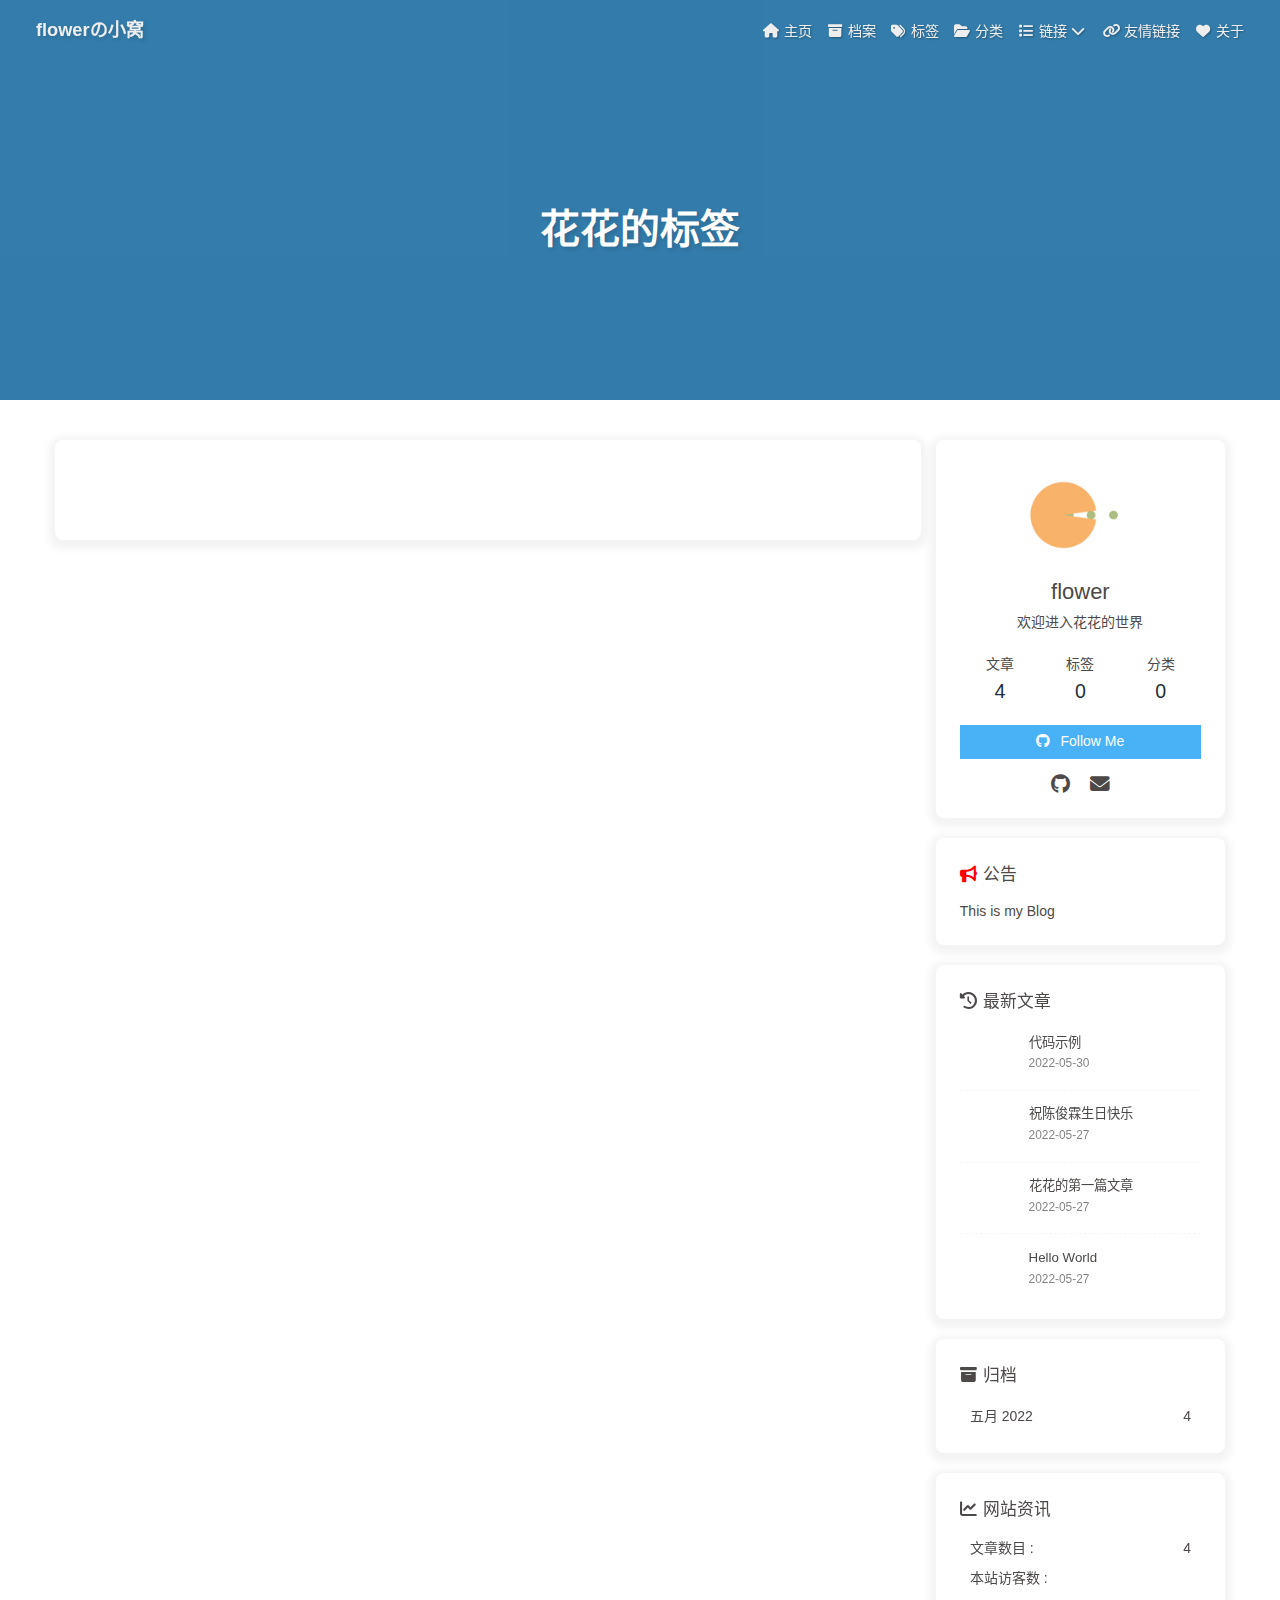
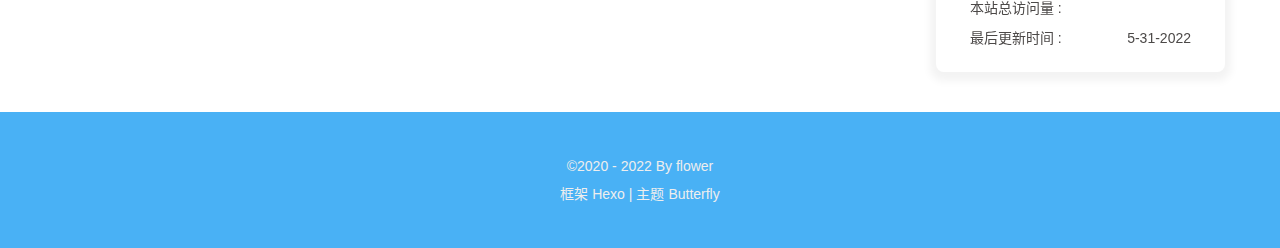
<file: tags/index.html>
<!DOCTYPE html><html lang="zh-CN" data-theme="light"><head><meta charset="UTF-8"><meta http-equiv="X-UA-Compatible" content="IE=edge"><meta name="viewport" content="width=device-width, initial-scale=1.0, maximum-scale=1.0, user-scalable=no"><title>花花的标签 | flowerの小窝</title><meta name="keywords" content="花花，博客"><meta name="author" content="flower"><meta name="copyright" content="flower"><meta name="format-detection" content="telephone=no"><meta name="theme-color" content="#ffffff"><meta name="description" content="欢迎进入花花的世界">
<meta property="og:type" content="website">
<meta property="og:title" content="花花的标签">
<meta property="og:url" content="https://flower1874.github.io/tags/index.html">
<meta property="og:site_name" content="flowerの小窝">
<meta property="og:description" content="欢迎进入花花的世界">
<meta property="og:locale" content="zh_CN">
<meta property="og:image" content="[data-uri]">
<meta property="article:published_time" content="2022-05-29T20:04:19.000Z">
<meta property="article:modified_time" content="2022-05-29T20:05:17.541Z">
<meta property="article:author" content="flower">
<meta property="article:tag" content="花花，博客">
<meta name="twitter:card" content="summary">
<meta name="twitter:image" content="[data-uri]"><link rel="shortcut icon" href="/img/favicon.png"><link rel="canonical" href="https://flower1874.github.io/tags/"><link rel="preconnect" href="//cdn.jsdelivr.net"/><link rel="preconnect" href="//busuanzi.ibruce.info"/><link rel="stylesheet" href="/css/index.css"><link rel="stylesheet" href="https://cdn.jsdelivr.net/npm/@fortawesome/fontawesome-free@6/css/all.min.css" media="print" onload="this.media='all'"><link rel="stylesheet" href="https://cdn.jsdelivr.net/npm/@fancyapps/ui/dist/fancybox.css" media="print" onload="this.media='all'"><script>const GLOBAL_CONFIG = { 
  root: '/',
  algolia: undefined,
  localSearch: undefined,
  translate: undefined,
  noticeOutdate: undefined,
  highlight: {"plugin":"highlighjs","highlightCopy":true,"highlightLang":true,"highlightHeightLimit":false},
  copy: {
    success: '复制成功',
    error: '复制错误',
    noSupport: '浏览器不支持'
  },
  relativeDate: {
    homepage: false,
    post: false
  },
  runtime: '',
  date_suffix: {
    just: '刚刚',
    min: '分钟前',
    hour: '小时前',
    day: '天前',
    month: '个月前'
  },
  copyright: undefined,
  lightbox: 'fancybox',
  Snackbar: undefined,
  source: {
    justifiedGallery: {
      js: 'https://cdn.jsdelivr.net/npm/flickr-justified-gallery@2/dist/fjGallery.min.js',
      css: 'https://cdn.jsdelivr.net/npm/flickr-justified-gallery@2/dist/fjGallery.min.css'
    }
  },
  isPhotoFigcaption: false,
  islazyload: false,
  isAnchor: false
}</script><script id="config-diff">var GLOBAL_CONFIG_SITE = {
  title: '花花的标签',
  isPost: false,
  isHome: false,
  isHighlightShrink: true,
  isToc: false,
  postUpdate: '2022-05-30 04:05:17'
}</script><noscript><style type="text/css">
  #nav {
    opacity: 1
  }
  .justified-gallery img {
    opacity: 1
  }

  #recent-posts time,
  #post-meta time {
    display: inline !important
  }
</style></noscript><script>(win=>{
    win.saveToLocal = {
      set: function setWithExpiry(key, value, ttl) {
        if (ttl === 0) return
        const now = new Date()
        const expiryDay = ttl * 86400000
        const item = {
          value: value,
          expiry: now.getTime() + expiryDay,
        }
        localStorage.setItem(key, JSON.stringify(item))
      },

      get: function getWithExpiry(key) {
        const itemStr = localStorage.getItem(key)

        if (!itemStr) {
          return undefined
        }
        const item = JSON.parse(itemStr)
        const now = new Date()

        if (now.getTime() > item.expiry) {
          localStorage.removeItem(key)
          return undefined
        }
        return item.value
      }
    }
  
    win.getScript = url => new Promise((resolve, reject) => {
      const script = document.createElement('script')
      script.src = url
      script.async = true
      script.onerror = reject
      script.onload = script.onreadystatechange = function() {
        const loadState = this.readyState
        if (loadState && loadState !== 'loaded' && loadState !== 'complete') return
        script.onload = script.onreadystatechange = null
        resolve()
      }
      document.head.appendChild(script)
    })
  
      win.activateDarkMode = function () {
        document.documentElement.setAttribute('data-theme', 'dark')
        if (document.querySelector('meta[name="theme-color"]') !== null) {
          document.querySelector('meta[name="theme-color"]').setAttribute('content', '#0d0d0d')
        }
      }
      win.activateLightMode = function () {
        document.documentElement.setAttribute('data-theme', 'light')
        if (document.querySelector('meta[name="theme-color"]') !== null) {
          document.querySelector('meta[name="theme-color"]').setAttribute('content', '#ffffff')
        }
      }
      const t = saveToLocal.get('theme')
    
          if (t === 'dark') activateDarkMode()
          else if (t === 'light') activateLightMode()
        
      const asideStatus = saveToLocal.get('aside-status')
      if (asideStatus !== undefined) {
        if (asideStatus === 'hide') {
          document.documentElement.classList.add('hide-aside')
        } else {
          document.documentElement.classList.remove('hide-aside')
        }
      }
    
    const detectApple = () => {
      if(/iPad|iPhone|iPod|Macintosh/.test(navigator.userAgent)){
        document.documentElement.classList.add('apple')
      }
    }
    detectApple()
    })(window)</script><meta name="generator" content="Hexo 5.4.2"></head><body><div id="sidebar"><div id="menu-mask"></div><div id="sidebar-menus"><div class="avatar-img is-center"><img src="https://i.loli.net/2021/02/24/5O1day2nriDzjSu.png" onerror="onerror=null;src='/img/friend_404.gif'" alt="avatar"/></div><div class="sidebar-site-data site-data is-center"><a href="/archives/"><div class="headline">文章</div><div class="length-num">4</div></a><a href="/tags/"><div class="headline">标签</div><div class="length-num">0</div></a><a href="/categories/"><div class="headline">分类</div><div class="length-num">0</div></a></div><hr/><div class="menus_items"><div class="menus_item"><a class="site-page" href="/"><i class="fa-fw fas fa-home"></i><span> 主页</span></a></div><div class="menus_item"><a class="site-page" href="/archives/"><i class="fa-fw fas fa-archive"></i><span> 档案</span></a></div><div class="menus_item"><a class="site-page" href="/tags/"><i class="fa-fw fas fa-tags"></i><span> 标签</span></a></div><div class="menus_item"><a class="site-page" href="/categories/"><i class="fa-fw fas fa-folder-open"></i><span> 分类</span></a></div><div class="menus_item"><a class="site-page group" href="javascript:void(0);"><i class="fa-fw fas fa-list"></i><span> 链接</span><i class="fas fa-chevron-down"></i></a><ul class="menus_item_child"><li><a class="site-page child" href="/music/"><i class="fa-fw fas fa-music"></i><span> Music</span></a></li><li><a class="site-page child" href="/movies/"><i class="fa-fw fas fa-video"></i><span> Movie</span></a></li></ul></div><div class="menus_item"><a class="site-page" href="/link/"><i class="fa-fw fas fa-link"></i><span> 友情链接</span></a></div><div class="menus_item"><a class="site-page" href="/about/"><i class="fa-fw fas fa-heart"></i><span> 关于</span></a></div></div></div></div><div class="page" id="body-wrap"><header class="not-home-page" id="page-header"><nav id="nav"><span id="blog_name"><a id="site-name" href="/">flowerの小窝</a></span><div id="menus"><div class="menus_items"><div class="menus_item"><a class="site-page" href="/"><i class="fa-fw fas fa-home"></i><span> 主页</span></a></div><div class="menus_item"><a class="site-page" href="/archives/"><i class="fa-fw fas fa-archive"></i><span> 档案</span></a></div><div class="menus_item"><a class="site-page" href="/tags/"><i class="fa-fw fas fa-tags"></i><span> 标签</span></a></div><div class="menus_item"><a class="site-page" href="/categories/"><i class="fa-fw fas fa-folder-open"></i><span> 分类</span></a></div><div class="menus_item"><a class="site-page group" href="javascript:void(0);"><i class="fa-fw fas fa-list"></i><span> 链接</span><i class="fas fa-chevron-down"></i></a><ul class="menus_item_child"><li><a class="site-page child" href="/music/"><i class="fa-fw fas fa-music"></i><span> Music</span></a></li><li><a class="site-page child" href="/movies/"><i class="fa-fw fas fa-video"></i><span> Movie</span></a></li></ul></div><div class="menus_item"><a class="site-page" href="/link/"><i class="fa-fw fas fa-link"></i><span> 友情链接</span></a></div><div class="menus_item"><a class="site-page" href="/about/"><i class="fa-fw fas fa-heart"></i><span> 关于</span></a></div></div><div id="toggle-menu"><a class="site-page"><i class="fas fa-bars fa-fw"></i></a></div></div></nav><div id="page-site-info"><h1 id="site-title">花花的标签</h1></div></header><main class="layout" id="content-inner"><div id="page"><div class="tag-cloud-list is-center"></div></div><div class="aside-content" id="aside-content"><div class="card-widget card-info"><div class="is-center"><div class="avatar-img"><img src="https://i.loli.net/2021/02/24/5O1day2nriDzjSu.png" onerror="this.onerror=null;this.src='/img/friend_404.gif'" alt="avatar"/></div><div class="author-info__name">flower</div><div class="author-info__description">欢迎进入花花的世界</div></div><div class="card-info-data site-data is-center"><a href="/archives/"><div class="headline">文章</div><div class="length-num">4</div></a><a href="/tags/"><div class="headline">标签</div><div class="length-num">0</div></a><a href="/categories/"><div class="headline">分类</div><div class="length-num">0</div></a></div><a id="card-info-btn" target="_blank" rel="noopener" href="https://github.com/xxxxxx"><i class="fab fa-github"></i><span>Follow Me</span></a><div class="card-info-social-icons is-center"><a class="social-icon" href="https://github.com/flower1874" target="_blank" title="Github"><i class="fab fa-github"></i></a><a class="social-icon" href="mailto:xxxxxx@qq.com" target="_blank" title="Email"><i class="fas fa-envelope"></i></a></div></div><div class="card-widget card-announcement"><div class="item-headline"><i class="fas fa-bullhorn fa-shake"></i><span>公告</span></div><div class="announcement_content">This is my Blog</div></div><div class="sticky_layout"><div class="card-widget card-recent-post"><div class="item-headline"><i class="fas fa-history"></i><span>最新文章</span></div><div class="aside-list"><div class="aside-list-item"><a class="thumbnail" href="/2022/05/30/%E4%BB%A3%E7%A0%81%E5%9D%97/%E5%AE%9E%E4%BE%8B/" title="代码示例"><img src="[data-uri]" onerror="this.onerror=null;this.src='/img/404.jpg'" alt="代码示例"/></a><div class="content"><a class="title" href="/2022/05/30/%E4%BB%A3%E7%A0%81%E5%9D%97/%E5%AE%9E%E4%BE%8B/" title="代码示例">代码示例</a><time datetime="2022-05-29T16:37:56.000Z" title="发表于 2022-05-30 00:37:56">2022-05-30</time></div></div><div class="aside-list-item"><a class="thumbnail" href="/2022/05/27/%E7%A5%9D%E9%99%88%E4%BF%8A%E9%9C%96%E7%94%9F%E6%97%A5%E5%BF%AB%E4%B9%90/" title="祝陈俊霖生日快乐"><img src="[data-uri]" onerror="this.onerror=null;this.src='/img/404.jpg'" alt="祝陈俊霖生日快乐"/></a><div class="content"><a class="title" href="/2022/05/27/%E7%A5%9D%E9%99%88%E4%BF%8A%E9%9C%96%E7%94%9F%E6%97%A5%E5%BF%AB%E4%B9%90/" title="祝陈俊霖生日快乐">祝陈俊霖生日快乐</a><time datetime="2022-05-27T14:04:41.000Z" title="发表于 2022-05-27 22:04:41">2022-05-27</time></div></div><div class="aside-list-item"><a class="thumbnail" href="/2022/05/27/%E8%8A%B1%E8%8A%B1%E7%9A%84%E7%AC%AC%E4%B8%80%E7%AF%87%E6%96%87%E7%AB%A0/" title="花花的第一篇文章"><img src="[data-uri]" onerror="this.onerror=null;this.src='/img/404.jpg'" alt="花花的第一篇文章"/></a><div class="content"><a class="title" href="/2022/05/27/%E8%8A%B1%E8%8A%B1%E7%9A%84%E7%AC%AC%E4%B8%80%E7%AF%87%E6%96%87%E7%AB%A0/" title="花花的第一篇文章">花花的第一篇文章</a><time datetime="2022-05-27T14:04:41.000Z" title="发表于 2022-05-27 22:04:41">2022-05-27</time></div></div><div class="aside-list-item"><a class="thumbnail" href="/2022/05/27/hello-world/" title="Hello World"><img src="[data-uri]" onerror="this.onerror=null;this.src='/img/404.jpg'" alt="Hello World"/></a><div class="content"><a class="title" href="/2022/05/27/hello-world/" title="Hello World">Hello World</a><time datetime="2022-05-27T13:00:28.982Z" title="发表于 2022-05-27 21:00:28">2022-05-27</time></div></div></div></div><div class="card-widget card-archives"><div class="item-headline"><i class="fas fa-archive"></i><span>归档</span></div><ul class="card-archive-list"><li class="card-archive-list-item"><a class="card-archive-list-link" href="/archives/2022/05/"><span class="card-archive-list-date">五月 2022</span><span class="card-archive-list-count">4</span></a></li></ul></div><div class="card-widget card-webinfo"><div class="item-headline"><i class="fas fa-chart-line"></i><span>网站资讯</span></div><div class="webinfo"><div class="webinfo-item"><div class="item-name">文章数目 :</div><div class="item-count">4</div></div><div class="webinfo-item"><div class="item-name">本站访客数 :</div><div class="item-count" id="busuanzi_value_site_uv"></div></div><div class="webinfo-item"><div class="item-name">本站总访问量 :</div><div class="item-count" id="busuanzi_value_site_pv"></div></div><div class="webinfo-item"><div class="item-name">最后更新时间 :</div><div class="item-count" id="last-push-date" data-lastPushDate="2022-05-31T10:30:37.616Z"></div></div></div></div></div></div></main><footer id="footer"><div id="footer-wrap"><div class="copyright">&copy;2020 - 2022 By flower</div><div class="framework-info"><span>框架 </span><a target="_blank" rel="noopener" href="https://hexo.io">Hexo</a><span class="footer-separator">|</span><span>主题 </span><a target="_blank" rel="noopener" href="https://github.com/jerryc127/hexo-theme-butterfly">Butterfly</a></div></div></footer></div><div id="rightside"><div id="rightside-config-hide"><button id="darkmode" type="button" title="浅色和深色模式转换"><i class="fas fa-adjust"></i></button><button id="hide-aside-btn" type="button" title="单栏和双栏切换"><i class="fas fa-arrows-alt-h"></i></button></div><div id="rightside-config-show"><button id="rightside_config" type="button" title="设置"><i class="fas fa-cog fa-spin"></i></button><button id="go-up" type="button" title="回到顶部"><i class="fas fa-arrow-up"></i></button></div></div><div><script src="/js/utils.js"></script><script src="/js/main.js"></script><script src="https://cdn.jsdelivr.net/npm/@fancyapps/ui/dist/fancybox.umd.js"></script><div class="js-pjax"></div><script async data-pjax src="//busuanzi.ibruce.info/busuanzi/2.3/busuanzi.pure.mini.js"></script></div></body></html>
</file>
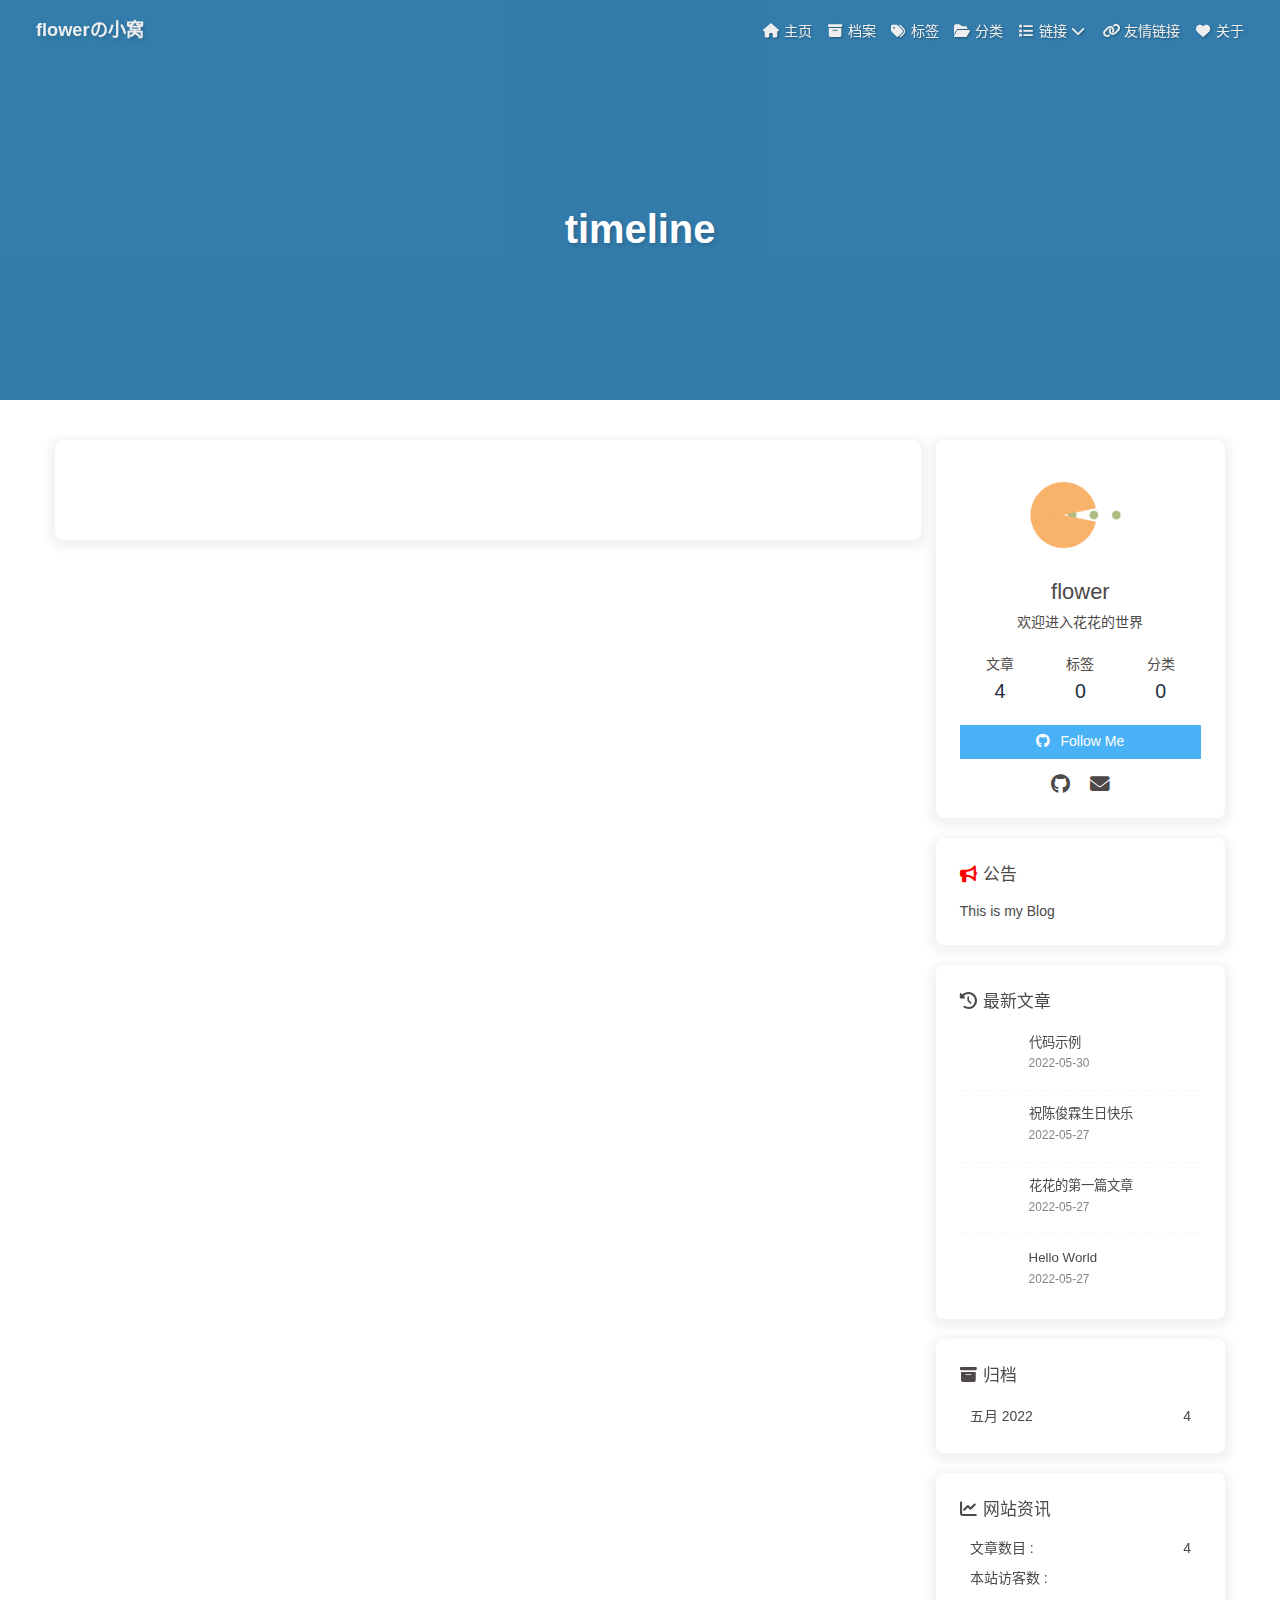
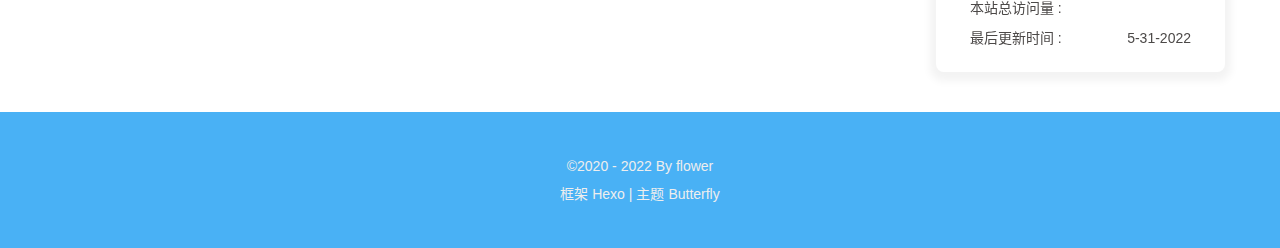
<file: timeline/index.html>
<!DOCTYPE html><html lang="zh-CN" data-theme="light"><head><meta charset="UTF-8"><meta http-equiv="X-UA-Compatible" content="IE=edge"><meta name="viewport" content="width=device-width, initial-scale=1.0, maximum-scale=1.0, user-scalable=no"><title>timeline | flowerの小窝</title><meta name="keywords" content="花花，博客"><meta name="author" content="flower"><meta name="copyright" content="flower"><meta name="format-detection" content="telephone=no"><meta name="theme-color" content="#ffffff"><meta name="description" content="欢迎进入花花的世界">
<meta property="og:type" content="website">
<meta property="og:title" content="timeline">
<meta property="og:url" content="https://flower1874.github.io/timeline/index.html">
<meta property="og:site_name" content="flowerの小窝">
<meta property="og:description" content="欢迎进入花花的世界">
<meta property="og:locale" content="zh_CN">
<meta property="og:image" content="[data-uri]">
<meta property="article:published_time" content="2022-05-30T15:29:05.000Z">
<meta property="article:modified_time" content="2022-05-30T15:30:07.681Z">
<meta property="article:author" content="flower">
<meta property="article:tag" content="花花，博客">
<meta name="twitter:card" content="summary">
<meta name="twitter:image" content="[data-uri]"><link rel="shortcut icon" href="/img/favicon.png"><link rel="canonical" href="https://flower1874.github.io/timeline/"><link rel="preconnect" href="//cdn.jsdelivr.net"/><link rel="preconnect" href="//busuanzi.ibruce.info"/><link rel="stylesheet" href="/css/index.css"><link rel="stylesheet" href="https://cdn.jsdelivr.net/npm/@fortawesome/fontawesome-free@6/css/all.min.css" media="print" onload="this.media='all'"><link rel="stylesheet" href="https://cdn.jsdelivr.net/npm/@fancyapps/ui/dist/fancybox.css" media="print" onload="this.media='all'"><script>const GLOBAL_CONFIG = { 
  root: '/',
  algolia: undefined,
  localSearch: undefined,
  translate: undefined,
  noticeOutdate: undefined,
  highlight: {"plugin":"highlighjs","highlightCopy":true,"highlightLang":true,"highlightHeightLimit":false},
  copy: {
    success: '复制成功',
    error: '复制错误',
    noSupport: '浏览器不支持'
  },
  relativeDate: {
    homepage: false,
    post: false
  },
  runtime: '',
  date_suffix: {
    just: '刚刚',
    min: '分钟前',
    hour: '小时前',
    day: '天前',
    month: '个月前'
  },
  copyright: undefined,
  lightbox: 'fancybox',
  Snackbar: undefined,
  source: {
    justifiedGallery: {
      js: 'https://cdn.jsdelivr.net/npm/flickr-justified-gallery@2/dist/fjGallery.min.js',
      css: 'https://cdn.jsdelivr.net/npm/flickr-justified-gallery@2/dist/fjGallery.min.css'
    }
  },
  isPhotoFigcaption: false,
  islazyload: false,
  isAnchor: false
}</script><script id="config-diff">var GLOBAL_CONFIG_SITE = {
  title: 'timeline',
  isPost: false,
  isHome: false,
  isHighlightShrink: true,
  isToc: false,
  postUpdate: '2022-05-30 23:30:07'
}</script><noscript><style type="text/css">
  #nav {
    opacity: 1
  }
  .justified-gallery img {
    opacity: 1
  }

  #recent-posts time,
  #post-meta time {
    display: inline !important
  }
</style></noscript><script>(win=>{
    win.saveToLocal = {
      set: function setWithExpiry(key, value, ttl) {
        if (ttl === 0) return
        const now = new Date()
        const expiryDay = ttl * 86400000
        const item = {
          value: value,
          expiry: now.getTime() + expiryDay,
        }
        localStorage.setItem(key, JSON.stringify(item))
      },

      get: function getWithExpiry(key) {
        const itemStr = localStorage.getItem(key)

        if (!itemStr) {
          return undefined
        }
        const item = JSON.parse(itemStr)
        const now = new Date()

        if (now.getTime() > item.expiry) {
          localStorage.removeItem(key)
          return undefined
        }
        return item.value
      }
    }
  
    win.getScript = url => new Promise((resolve, reject) => {
      const script = document.createElement('script')
      script.src = url
      script.async = true
      script.onerror = reject
      script.onload = script.onreadystatechange = function() {
        const loadState = this.readyState
        if (loadState && loadState !== 'loaded' && loadState !== 'complete') return
        script.onload = script.onreadystatechange = null
        resolve()
      }
      document.head.appendChild(script)
    })
  
      win.activateDarkMode = function () {
        document.documentElement.setAttribute('data-theme', 'dark')
        if (document.querySelector('meta[name="theme-color"]') !== null) {
          document.querySelector('meta[name="theme-color"]').setAttribute('content', '#0d0d0d')
        }
      }
      win.activateLightMode = function () {
        document.documentElement.setAttribute('data-theme', 'light')
        if (document.querySelector('meta[name="theme-color"]') !== null) {
          document.querySelector('meta[name="theme-color"]').setAttribute('content', '#ffffff')
        }
      }
      const t = saveToLocal.get('theme')
    
          if (t === 'dark') activateDarkMode()
          else if (t === 'light') activateLightMode()
        
      const asideStatus = saveToLocal.get('aside-status')
      if (asideStatus !== undefined) {
        if (asideStatus === 'hide') {
          document.documentElement.classList.add('hide-aside')
        } else {
          document.documentElement.classList.remove('hide-aside')
        }
      }
    
    const detectApple = () => {
      if(/iPad|iPhone|iPod|Macintosh/.test(navigator.userAgent)){
        document.documentElement.classList.add('apple')
      }
    }
    detectApple()
    })(window)</script><meta name="generator" content="Hexo 5.4.2"></head><body><div id="sidebar"><div id="menu-mask"></div><div id="sidebar-menus"><div class="avatar-img is-center"><img src="https://i.loli.net/2021/02/24/5O1day2nriDzjSu.png" onerror="onerror=null;src='/img/friend_404.gif'" alt="avatar"/></div><div class="sidebar-site-data site-data is-center"><a href="/archives/"><div class="headline">文章</div><div class="length-num">4</div></a><a href="/tags/"><div class="headline">标签</div><div class="length-num">0</div></a><a href="/categories/"><div class="headline">分类</div><div class="length-num">0</div></a></div><hr/><div class="menus_items"><div class="menus_item"><a class="site-page" href="/"><i class="fa-fw fas fa-home"></i><span> 主页</span></a></div><div class="menus_item"><a class="site-page" href="/archives/"><i class="fa-fw fas fa-archive"></i><span> 档案</span></a></div><div class="menus_item"><a class="site-page" href="/tags/"><i class="fa-fw fas fa-tags"></i><span> 标签</span></a></div><div class="menus_item"><a class="site-page" href="/categories/"><i class="fa-fw fas fa-folder-open"></i><span> 分类</span></a></div><div class="menus_item"><a class="site-page group" href="javascript:void(0);"><i class="fa-fw fas fa-list"></i><span> 链接</span><i class="fas fa-chevron-down"></i></a><ul class="menus_item_child"><li><a class="site-page child" href="/music/"><i class="fa-fw fas fa-music"></i><span> Music</span></a></li><li><a class="site-page child" href="/movies/"><i class="fa-fw fas fa-video"></i><span> Movie</span></a></li></ul></div><div class="menus_item"><a class="site-page" href="/link/"><i class="fa-fw fas fa-link"></i><span> 友情链接</span></a></div><div class="menus_item"><a class="site-page" href="/about/"><i class="fa-fw fas fa-heart"></i><span> 关于</span></a></div></div></div></div><div class="page" id="body-wrap"><header class="not-home-page" id="page-header"><nav id="nav"><span id="blog_name"><a id="site-name" href="/">flowerの小窝</a></span><div id="menus"><div class="menus_items"><div class="menus_item"><a class="site-page" href="/"><i class="fa-fw fas fa-home"></i><span> 主页</span></a></div><div class="menus_item"><a class="site-page" href="/archives/"><i class="fa-fw fas fa-archive"></i><span> 档案</span></a></div><div class="menus_item"><a class="site-page" href="/tags/"><i class="fa-fw fas fa-tags"></i><span> 标签</span></a></div><div class="menus_item"><a class="site-page" href="/categories/"><i class="fa-fw fas fa-folder-open"></i><span> 分类</span></a></div><div class="menus_item"><a class="site-page group" href="javascript:void(0);"><i class="fa-fw fas fa-list"></i><span> 链接</span><i class="fas fa-chevron-down"></i></a><ul class="menus_item_child"><li><a class="site-page child" href="/music/"><i class="fa-fw fas fa-music"></i><span> Music</span></a></li><li><a class="site-page child" href="/movies/"><i class="fa-fw fas fa-video"></i><span> Movie</span></a></li></ul></div><div class="menus_item"><a class="site-page" href="/link/"><i class="fa-fw fas fa-link"></i><span> 友情链接</span></a></div><div class="menus_item"><a class="site-page" href="/about/"><i class="fa-fw fas fa-heart"></i><span> 关于</span></a></div></div><div id="toggle-menu"><a class="site-page"><i class="fas fa-bars fa-fw"></i></a></div></div></nav><div id="page-site-info"><h1 id="site-title">timeline</h1></div></header><main class="layout" id="content-inner"><div id="page"><div id="article-container"></div></div><div class="aside-content" id="aside-content"><div class="card-widget card-info"><div class="is-center"><div class="avatar-img"><img src="https://i.loli.net/2021/02/24/5O1day2nriDzjSu.png" onerror="this.onerror=null;this.src='/img/friend_404.gif'" alt="avatar"/></div><div class="author-info__name">flower</div><div class="author-info__description">欢迎进入花花的世界</div></div><div class="card-info-data site-data is-center"><a href="/archives/"><div class="headline">文章</div><div class="length-num">4</div></a><a href="/tags/"><div class="headline">标签</div><div class="length-num">0</div></a><a href="/categories/"><div class="headline">分类</div><div class="length-num">0</div></a></div><a id="card-info-btn" target="_blank" rel="noopener" href="https://github.com/xxxxxx"><i class="fab fa-github"></i><span>Follow Me</span></a><div class="card-info-social-icons is-center"><a class="social-icon" href="https://github.com/flower1874" target="_blank" title="Github"><i class="fab fa-github"></i></a><a class="social-icon" href="mailto:xxxxxx@qq.com" target="_blank" title="Email"><i class="fas fa-envelope"></i></a></div></div><div class="card-widget card-announcement"><div class="item-headline"><i class="fas fa-bullhorn fa-shake"></i><span>公告</span></div><div class="announcement_content">This is my Blog</div></div><div class="sticky_layout"><div class="card-widget card-recent-post"><div class="item-headline"><i class="fas fa-history"></i><span>最新文章</span></div><div class="aside-list"><div class="aside-list-item"><a class="thumbnail" href="/2022/05/30/%E4%BB%A3%E7%A0%81%E5%9D%97/%E5%AE%9E%E4%BE%8B/" title="代码示例"><img src="[data-uri]" onerror="this.onerror=null;this.src='/img/404.jpg'" alt="代码示例"/></a><div class="content"><a class="title" href="/2022/05/30/%E4%BB%A3%E7%A0%81%E5%9D%97/%E5%AE%9E%E4%BE%8B/" title="代码示例">代码示例</a><time datetime="2022-05-29T16:37:56.000Z" title="发表于 2022-05-30 00:37:56">2022-05-30</time></div></div><div class="aside-list-item"><a class="thumbnail" href="/2022/05/27/%E7%A5%9D%E9%99%88%E4%BF%8A%E9%9C%96%E7%94%9F%E6%97%A5%E5%BF%AB%E4%B9%90/" title="祝陈俊霖生日快乐"><img src="[data-uri]" onerror="this.onerror=null;this.src='/img/404.jpg'" alt="祝陈俊霖生日快乐"/></a><div class="content"><a class="title" href="/2022/05/27/%E7%A5%9D%E9%99%88%E4%BF%8A%E9%9C%96%E7%94%9F%E6%97%A5%E5%BF%AB%E4%B9%90/" title="祝陈俊霖生日快乐">祝陈俊霖生日快乐</a><time datetime="2022-05-27T14:04:41.000Z" title="发表于 2022-05-27 22:04:41">2022-05-27</time></div></div><div class="aside-list-item"><a class="thumbnail" href="/2022/05/27/%E8%8A%B1%E8%8A%B1%E7%9A%84%E7%AC%AC%E4%B8%80%E7%AF%87%E6%96%87%E7%AB%A0/" title="花花的第一篇文章"><img src="[data-uri]" onerror="this.onerror=null;this.src='/img/404.jpg'" alt="花花的第一篇文章"/></a><div class="content"><a class="title" href="/2022/05/27/%E8%8A%B1%E8%8A%B1%E7%9A%84%E7%AC%AC%E4%B8%80%E7%AF%87%E6%96%87%E7%AB%A0/" title="花花的第一篇文章">花花的第一篇文章</a><time datetime="2022-05-27T14:04:41.000Z" title="发表于 2022-05-27 22:04:41">2022-05-27</time></div></div><div class="aside-list-item"><a class="thumbnail" href="/2022/05/27/hello-world/" title="Hello World"><img src="[data-uri]" onerror="this.onerror=null;this.src='/img/404.jpg'" alt="Hello World"/></a><div class="content"><a class="title" href="/2022/05/27/hello-world/" title="Hello World">Hello World</a><time datetime="2022-05-27T13:00:28.982Z" title="发表于 2022-05-27 21:00:28">2022-05-27</time></div></div></div></div><div class="card-widget card-archives"><div class="item-headline"><i class="fas fa-archive"></i><span>归档</span></div><ul class="card-archive-list"><li class="card-archive-list-item"><a class="card-archive-list-link" href="/archives/2022/05/"><span class="card-archive-list-date">五月 2022</span><span class="card-archive-list-count">4</span></a></li></ul></div><div class="card-widget card-webinfo"><div class="item-headline"><i class="fas fa-chart-line"></i><span>网站资讯</span></div><div class="webinfo"><div class="webinfo-item"><div class="item-name">文章数目 :</div><div class="item-count">4</div></div><div class="webinfo-item"><div class="item-name">本站访客数 :</div><div class="item-count" id="busuanzi_value_site_uv"></div></div><div class="webinfo-item"><div class="item-name">本站总访问量 :</div><div class="item-count" id="busuanzi_value_site_pv"></div></div><div class="webinfo-item"><div class="item-name">最后更新时间 :</div><div class="item-count" id="last-push-date" data-lastPushDate="2022-05-31T10:30:37.616Z"></div></div></div></div></div></div></main><footer id="footer"><div id="footer-wrap"><div class="copyright">&copy;2020 - 2022 By flower</div><div class="framework-info"><span>框架 </span><a target="_blank" rel="noopener" href="https://hexo.io">Hexo</a><span class="footer-separator">|</span><span>主题 </span><a target="_blank" rel="noopener" href="https://github.com/jerryc127/hexo-theme-butterfly">Butterfly</a></div></div></footer></div><div id="rightside"><div id="rightside-config-hide"><button id="darkmode" type="button" title="浅色和深色模式转换"><i class="fas fa-adjust"></i></button><button id="hide-aside-btn" type="button" title="单栏和双栏切换"><i class="fas fa-arrows-alt-h"></i></button></div><div id="rightside-config-show"><button id="rightside_config" type="button" title="设置"><i class="fas fa-cog fa-spin"></i></button><button id="go-up" type="button" title="回到顶部"><i class="fas fa-arrow-up"></i></button></div></div><div><script src="/js/utils.js"></script><script src="/js/main.js"></script><script src="https://cdn.jsdelivr.net/npm/@fancyapps/ui/dist/fancybox.umd.js"></script><div class="js-pjax"></div><script async data-pjax src="//busuanzi.ibruce.info/busuanzi/2.3/busuanzi.pure.mini.js"></script></div></body></html>
</file>
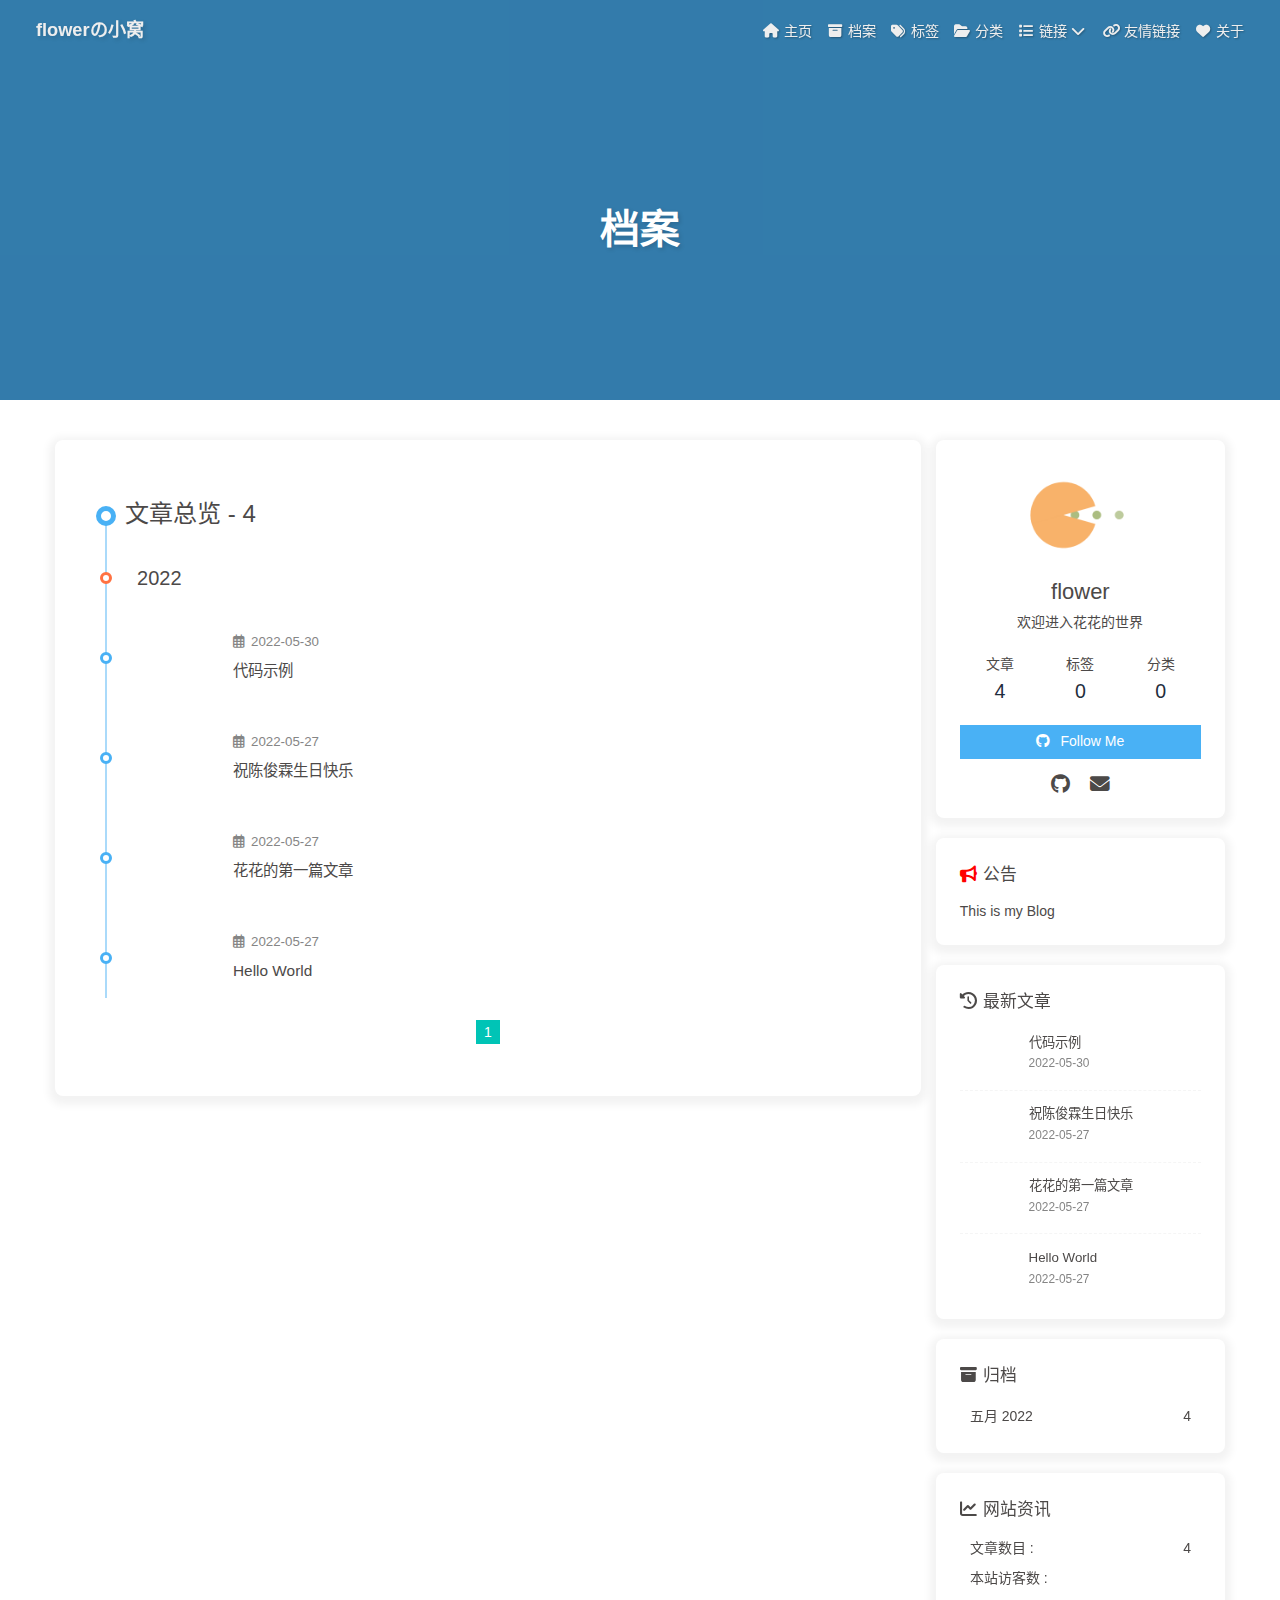
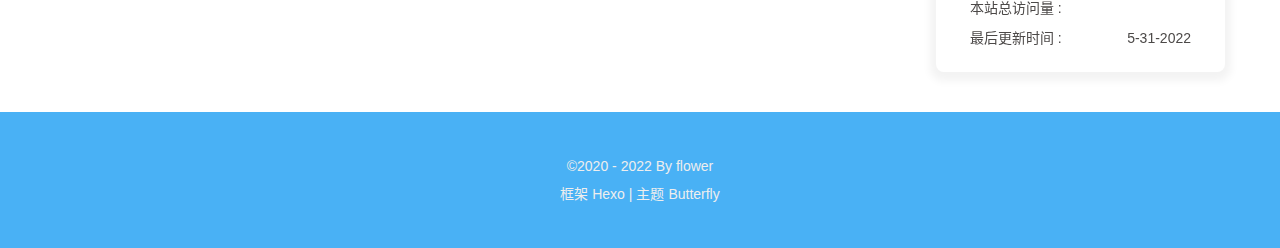
<file: archives/2022/index.html>
<!DOCTYPE html><html lang="zh-CN" data-theme="light"><head><meta charset="UTF-8"><meta http-equiv="X-UA-Compatible" content="IE=edge"><meta name="viewport" content="width=device-width, initial-scale=1.0, maximum-scale=1.0, user-scalable=no"><title>档案 | flowerの小窝</title><meta name="keywords" content="花花，博客"><meta name="author" content="flower"><meta name="copyright" content="flower"><meta name="format-detection" content="telephone=no"><meta name="theme-color" content="#ffffff"><meta name="description" content="欢迎进入花花的世界">
<meta property="og:type" content="website">
<meta property="og:title" content="flowerの小窝">
<meta property="og:url" content="https://flower1874.github.io/archives/2022/index.html">
<meta property="og:site_name" content="flowerの小窝">
<meta property="og:description" content="欢迎进入花花的世界">
<meta property="og:locale" content="zh_CN">
<meta property="og:image" content="https://i.loli.net/2021/02/24/5O1day2nriDzjSu.png">
<meta property="article:author" content="flower">
<meta property="article:tag" content="花花，博客">
<meta name="twitter:card" content="summary">
<meta name="twitter:image" content="https://i.loli.net/2021/02/24/5O1day2nriDzjSu.png"><link rel="shortcut icon" href="/img/favicon.png"><link rel="canonical" href="https://flower1874.github.io/archives/2022/"><link rel="preconnect" href="//cdn.jsdelivr.net"/><link rel="preconnect" href="//busuanzi.ibruce.info"/><link rel="stylesheet" href="/css/index.css"><link rel="stylesheet" href="https://cdn.jsdelivr.net/npm/@fortawesome/fontawesome-free@6/css/all.min.css" media="print" onload="this.media='all'"><link rel="stylesheet" href="https://cdn.jsdelivr.net/npm/@fancyapps/ui/dist/fancybox.css" media="print" onload="this.media='all'"><script>const GLOBAL_CONFIG = { 
  root: '/',
  algolia: undefined,
  localSearch: undefined,
  translate: undefined,
  noticeOutdate: undefined,
  highlight: {"plugin":"highlighjs","highlightCopy":true,"highlightLang":true,"highlightHeightLimit":false},
  copy: {
    success: '复制成功',
    error: '复制错误',
    noSupport: '浏览器不支持'
  },
  relativeDate: {
    homepage: false,
    post: false
  },
  runtime: '',
  date_suffix: {
    just: '刚刚',
    min: '分钟前',
    hour: '小时前',
    day: '天前',
    month: '个月前'
  },
  copyright: undefined,
  lightbox: 'fancybox',
  Snackbar: undefined,
  source: {
    justifiedGallery: {
      js: 'https://cdn.jsdelivr.net/npm/flickr-justified-gallery@2/dist/fjGallery.min.js',
      css: 'https://cdn.jsdelivr.net/npm/flickr-justified-gallery@2/dist/fjGallery.min.css'
    }
  },
  isPhotoFigcaption: false,
  islazyload: false,
  isAnchor: false
}</script><script id="config-diff">var GLOBAL_CONFIG_SITE = {
  title: '档案',
  isPost: false,
  isHome: false,
  isHighlightShrink: true,
  isToc: false,
  postUpdate: '2022-05-31 18:30:37'
}</script><noscript><style type="text/css">
  #nav {
    opacity: 1
  }
  .justified-gallery img {
    opacity: 1
  }

  #recent-posts time,
  #post-meta time {
    display: inline !important
  }
</style></noscript><script>(win=>{
    win.saveToLocal = {
      set: function setWithExpiry(key, value, ttl) {
        if (ttl === 0) return
        const now = new Date()
        const expiryDay = ttl * 86400000
        const item = {
          value: value,
          expiry: now.getTime() + expiryDay,
        }
        localStorage.setItem(key, JSON.stringify(item))
      },

      get: function getWithExpiry(key) {
        const itemStr = localStorage.getItem(key)

        if (!itemStr) {
          return undefined
        }
        const item = JSON.parse(itemStr)
        const now = new Date()

        if (now.getTime() > item.expiry) {
          localStorage.removeItem(key)
          return undefined
        }
        return item.value
      }
    }
  
    win.getScript = url => new Promise((resolve, reject) => {
      const script = document.createElement('script')
      script.src = url
      script.async = true
      script.onerror = reject
      script.onload = script.onreadystatechange = function() {
        const loadState = this.readyState
        if (loadState && loadState !== 'loaded' && loadState !== 'complete') return
        script.onload = script.onreadystatechange = null
        resolve()
      }
      document.head.appendChild(script)
    })
  
      win.activateDarkMode = function () {
        document.documentElement.setAttribute('data-theme', 'dark')
        if (document.querySelector('meta[name="theme-color"]') !== null) {
          document.querySelector('meta[name="theme-color"]').setAttribute('content', '#0d0d0d')
        }
      }
      win.activateLightMode = function () {
        document.documentElement.setAttribute('data-theme', 'light')
        if (document.querySelector('meta[name="theme-color"]') !== null) {
          document.querySelector('meta[name="theme-color"]').setAttribute('content', '#ffffff')
        }
      }
      const t = saveToLocal.get('theme')
    
          if (t === 'dark') activateDarkMode()
          else if (t === 'light') activateLightMode()
        
      const asideStatus = saveToLocal.get('aside-status')
      if (asideStatus !== undefined) {
        if (asideStatus === 'hide') {
          document.documentElement.classList.add('hide-aside')
        } else {
          document.documentElement.classList.remove('hide-aside')
        }
      }
    
    const detectApple = () => {
      if(/iPad|iPhone|iPod|Macintosh/.test(navigator.userAgent)){
        document.documentElement.classList.add('apple')
      }
    }
    detectApple()
    })(window)</script><meta name="generator" content="Hexo 5.4.2"></head><body><div id="sidebar"><div id="menu-mask"></div><div id="sidebar-menus"><div class="avatar-img is-center"><img src="https://i.loli.net/2021/02/24/5O1day2nriDzjSu.png" onerror="onerror=null;src='/img/friend_404.gif'" alt="avatar"/></div><div class="sidebar-site-data site-data is-center"><a href="/archives/"><div class="headline">文章</div><div class="length-num">4</div></a><a href="/tags/"><div class="headline">标签</div><div class="length-num">0</div></a><a href="/categories/"><div class="headline">分类</div><div class="length-num">0</div></a></div><hr/><div class="menus_items"><div class="menus_item"><a class="site-page" href="/"><i class="fa-fw fas fa-home"></i><span> 主页</span></a></div><div class="menus_item"><a class="site-page" href="/archives/"><i class="fa-fw fas fa-archive"></i><span> 档案</span></a></div><div class="menus_item"><a class="site-page" href="/tags/"><i class="fa-fw fas fa-tags"></i><span> 标签</span></a></div><div class="menus_item"><a class="site-page" href="/categories/"><i class="fa-fw fas fa-folder-open"></i><span> 分类</span></a></div><div class="menus_item"><a class="site-page group" href="javascript:void(0);"><i class="fa-fw fas fa-list"></i><span> 链接</span><i class="fas fa-chevron-down"></i></a><ul class="menus_item_child"><li><a class="site-page child" href="/music/"><i class="fa-fw fas fa-music"></i><span> Music</span></a></li><li><a class="site-page child" href="/movies/"><i class="fa-fw fas fa-video"></i><span> Movie</span></a></li></ul></div><div class="menus_item"><a class="site-page" href="/link/"><i class="fa-fw fas fa-link"></i><span> 友情链接</span></a></div><div class="menus_item"><a class="site-page" href="/about/"><i class="fa-fw fas fa-heart"></i><span> 关于</span></a></div></div></div></div><div class="page" id="body-wrap"><header class="not-home-page" id="page-header"><nav id="nav"><span id="blog_name"><a id="site-name" href="/">flowerの小窝</a></span><div id="menus"><div class="menus_items"><div class="menus_item"><a class="site-page" href="/"><i class="fa-fw fas fa-home"></i><span> 主页</span></a></div><div class="menus_item"><a class="site-page" href="/archives/"><i class="fa-fw fas fa-archive"></i><span> 档案</span></a></div><div class="menus_item"><a class="site-page" href="/tags/"><i class="fa-fw fas fa-tags"></i><span> 标签</span></a></div><div class="menus_item"><a class="site-page" href="/categories/"><i class="fa-fw fas fa-folder-open"></i><span> 分类</span></a></div><div class="menus_item"><a class="site-page group" href="javascript:void(0);"><i class="fa-fw fas fa-list"></i><span> 链接</span><i class="fas fa-chevron-down"></i></a><ul class="menus_item_child"><li><a class="site-page child" href="/music/"><i class="fa-fw fas fa-music"></i><span> Music</span></a></li><li><a class="site-page child" href="/movies/"><i class="fa-fw fas fa-video"></i><span> Movie</span></a></li></ul></div><div class="menus_item"><a class="site-page" href="/link/"><i class="fa-fw fas fa-link"></i><span> 友情链接</span></a></div><div class="menus_item"><a class="site-page" href="/about/"><i class="fa-fw fas fa-heart"></i><span> 关于</span></a></div></div><div id="toggle-menu"><a class="site-page"><i class="fas fa-bars fa-fw"></i></a></div></div></nav><div id="page-site-info"><h1 id="site-title">档案</h1></div></header><main class="layout" id="content-inner"><div id="archive"><div class="article-sort-title">文章总览 - 4</div><div class="article-sort"><div class="article-sort-item year">2022</div><div class="article-sort-item"><a class="article-sort-item-img" href="/2022/05/30/%E4%BB%A3%E7%A0%81%E5%9D%97/%E5%AE%9E%E4%BE%8B/" title="代码示例"><img src="[data-uri]" alt="代码示例" onerror="this.onerror=null;this.src='/img/404.jpg'"></a><div class="article-sort-item-info"><div class="article-sort-item-time"><i class="far fa-calendar-alt"></i><time class="post-meta-date-created" datetime="2022-05-29T16:37:56.000Z" title="发表于 2022-05-30 00:37:56">2022-05-30</time></div><a class="article-sort-item-title" href="/2022/05/30/%E4%BB%A3%E7%A0%81%E5%9D%97/%E5%AE%9E%E4%BE%8B/" title="代码示例">代码示例</a></div></div><div class="article-sort-item"><a class="article-sort-item-img" href="/2022/05/27/%E7%A5%9D%E9%99%88%E4%BF%8A%E9%9C%96%E7%94%9F%E6%97%A5%E5%BF%AB%E4%B9%90/" title="祝陈俊霖生日快乐"><img src="[data-uri]" alt="祝陈俊霖生日快乐" onerror="this.onerror=null;this.src='/img/404.jpg'"></a><div class="article-sort-item-info"><div class="article-sort-item-time"><i class="far fa-calendar-alt"></i><time class="post-meta-date-created" datetime="2022-05-27T14:04:41.000Z" title="发表于 2022-05-27 22:04:41">2022-05-27</time></div><a class="article-sort-item-title" href="/2022/05/27/%E7%A5%9D%E9%99%88%E4%BF%8A%E9%9C%96%E7%94%9F%E6%97%A5%E5%BF%AB%E4%B9%90/" title="祝陈俊霖生日快乐">祝陈俊霖生日快乐</a></div></div><div class="article-sort-item"><a class="article-sort-item-img" href="/2022/05/27/%E8%8A%B1%E8%8A%B1%E7%9A%84%E7%AC%AC%E4%B8%80%E7%AF%87%E6%96%87%E7%AB%A0/" title="花花的第一篇文章"><img src="[data-uri]" alt="花花的第一篇文章" onerror="this.onerror=null;this.src='/img/404.jpg'"></a><div class="article-sort-item-info"><div class="article-sort-item-time"><i class="far fa-calendar-alt"></i><time class="post-meta-date-created" datetime="2022-05-27T14:04:41.000Z" title="发表于 2022-05-27 22:04:41">2022-05-27</time></div><a class="article-sort-item-title" href="/2022/05/27/%E8%8A%B1%E8%8A%B1%E7%9A%84%E7%AC%AC%E4%B8%80%E7%AF%87%E6%96%87%E7%AB%A0/" title="花花的第一篇文章">花花的第一篇文章</a></div></div><div class="article-sort-item"><a class="article-sort-item-img" href="/2022/05/27/hello-world/" title="Hello World"><img src="[data-uri]" alt="Hello World" onerror="this.onerror=null;this.src='/img/404.jpg'"></a><div class="article-sort-item-info"><div class="article-sort-item-time"><i class="far fa-calendar-alt"></i><time class="post-meta-date-created" datetime="2022-05-27T13:00:28.982Z" title="发表于 2022-05-27 21:00:28">2022-05-27</time></div><a class="article-sort-item-title" href="/2022/05/27/hello-world/" title="Hello World">Hello World</a></div></div></div><nav id="pagination"><div class="pagination"><span class="page-number current">1</span></div></nav></div><div class="aside-content" id="aside-content"><div class="card-widget card-info"><div class="is-center"><div class="avatar-img"><img src="https://i.loli.net/2021/02/24/5O1day2nriDzjSu.png" onerror="this.onerror=null;this.src='/img/friend_404.gif'" alt="avatar"/></div><div class="author-info__name">flower</div><div class="author-info__description">欢迎进入花花的世界</div></div><div class="card-info-data site-data is-center"><a href="/archives/"><div class="headline">文章</div><div class="length-num">4</div></a><a href="/tags/"><div class="headline">标签</div><div class="length-num">0</div></a><a href="/categories/"><div class="headline">分类</div><div class="length-num">0</div></a></div><a id="card-info-btn" target="_blank" rel="noopener" href="https://github.com/xxxxxx"><i class="fab fa-github"></i><span>Follow Me</span></a><div class="card-info-social-icons is-center"><a class="social-icon" href="https://github.com/flower1874" target="_blank" title="Github"><i class="fab fa-github"></i></a><a class="social-icon" href="mailto:xxxxxx@qq.com" target="_blank" title="Email"><i class="fas fa-envelope"></i></a></div></div><div class="card-widget card-announcement"><div class="item-headline"><i class="fas fa-bullhorn fa-shake"></i><span>公告</span></div><div class="announcement_content">This is my Blog</div></div><div class="sticky_layout"><div class="card-widget card-recent-post"><div class="item-headline"><i class="fas fa-history"></i><span>最新文章</span></div><div class="aside-list"><div class="aside-list-item"><a class="thumbnail" href="/2022/05/30/%E4%BB%A3%E7%A0%81%E5%9D%97/%E5%AE%9E%E4%BE%8B/" title="代码示例"><img src="[data-uri]" onerror="this.onerror=null;this.src='/img/404.jpg'" alt="代码示例"/></a><div class="content"><a class="title" href="/2022/05/30/%E4%BB%A3%E7%A0%81%E5%9D%97/%E5%AE%9E%E4%BE%8B/" title="代码示例">代码示例</a><time datetime="2022-05-29T16:37:56.000Z" title="发表于 2022-05-30 00:37:56">2022-05-30</time></div></div><div class="aside-list-item"><a class="thumbnail" href="/2022/05/27/%E7%A5%9D%E9%99%88%E4%BF%8A%E9%9C%96%E7%94%9F%E6%97%A5%E5%BF%AB%E4%B9%90/" title="祝陈俊霖生日快乐"><img src="[data-uri]" onerror="this.onerror=null;this.src='/img/404.jpg'" alt="祝陈俊霖生日快乐"/></a><div class="content"><a class="title" href="/2022/05/27/%E7%A5%9D%E9%99%88%E4%BF%8A%E9%9C%96%E7%94%9F%E6%97%A5%E5%BF%AB%E4%B9%90/" title="祝陈俊霖生日快乐">祝陈俊霖生日快乐</a><time datetime="2022-05-27T14:04:41.000Z" title="发表于 2022-05-27 22:04:41">2022-05-27</time></div></div><div class="aside-list-item"><a class="thumbnail" href="/2022/05/27/%E8%8A%B1%E8%8A%B1%E7%9A%84%E7%AC%AC%E4%B8%80%E7%AF%87%E6%96%87%E7%AB%A0/" title="花花的第一篇文章"><img src="[data-uri]" onerror="this.onerror=null;this.src='/img/404.jpg'" alt="花花的第一篇文章"/></a><div class="content"><a class="title" href="/2022/05/27/%E8%8A%B1%E8%8A%B1%E7%9A%84%E7%AC%AC%E4%B8%80%E7%AF%87%E6%96%87%E7%AB%A0/" title="花花的第一篇文章">花花的第一篇文章</a><time datetime="2022-05-27T14:04:41.000Z" title="发表于 2022-05-27 22:04:41">2022-05-27</time></div></div><div class="aside-list-item"><a class="thumbnail" href="/2022/05/27/hello-world/" title="Hello World"><img src="[data-uri]" onerror="this.onerror=null;this.src='/img/404.jpg'" alt="Hello World"/></a><div class="content"><a class="title" href="/2022/05/27/hello-world/" title="Hello World">Hello World</a><time datetime="2022-05-27T13:00:28.982Z" title="发表于 2022-05-27 21:00:28">2022-05-27</time></div></div></div></div><div class="card-widget card-archives"><div class="item-headline"><i class="fas fa-archive"></i><span>归档</span></div><ul class="card-archive-list"><li class="card-archive-list-item"><a class="card-archive-list-link" href="/archives/2022/05/"><span class="card-archive-list-date">五月 2022</span><span class="card-archive-list-count">4</span></a></li></ul></div><div class="card-widget card-webinfo"><div class="item-headline"><i class="fas fa-chart-line"></i><span>网站资讯</span></div><div class="webinfo"><div class="webinfo-item"><div class="item-name">文章数目 :</div><div class="item-count">4</div></div><div class="webinfo-item"><div class="item-name">本站访客数 :</div><div class="item-count" id="busuanzi_value_site_uv"></div></div><div class="webinfo-item"><div class="item-name">本站总访问量 :</div><div class="item-count" id="busuanzi_value_site_pv"></div></div><div class="webinfo-item"><div class="item-name">最后更新时间 :</div><div class="item-count" id="last-push-date" data-lastPushDate="2022-05-31T10:30:37.616Z"></div></div></div></div></div></div></main><footer id="footer"><div id="footer-wrap"><div class="copyright">&copy;2020 - 2022 By flower</div><div class="framework-info"><span>框架 </span><a target="_blank" rel="noopener" href="https://hexo.io">Hexo</a><span class="footer-separator">|</span><span>主题 </span><a target="_blank" rel="noopener" href="https://github.com/jerryc127/hexo-theme-butterfly">Butterfly</a></div></div></footer></div><div id="rightside"><div id="rightside-config-hide"><button id="darkmode" type="button" title="浅色和深色模式转换"><i class="fas fa-adjust"></i></button><button id="hide-aside-btn" type="button" title="单栏和双栏切换"><i class="fas fa-arrows-alt-h"></i></button></div><div id="rightside-config-show"><button id="rightside_config" type="button" title="设置"><i class="fas fa-cog fa-spin"></i></button><button id="go-up" type="button" title="回到顶部"><i class="fas fa-arrow-up"></i></button></div></div><div><script src="/js/utils.js"></script><script src="/js/main.js"></script><script src="https://cdn.jsdelivr.net/npm/@fancyapps/ui/dist/fancybox.umd.js"></script><div class="js-pjax"></div><script async data-pjax src="//busuanzi.ibruce.info/busuanzi/2.3/busuanzi.pure.mini.js"></script></div></body></html>
</file>
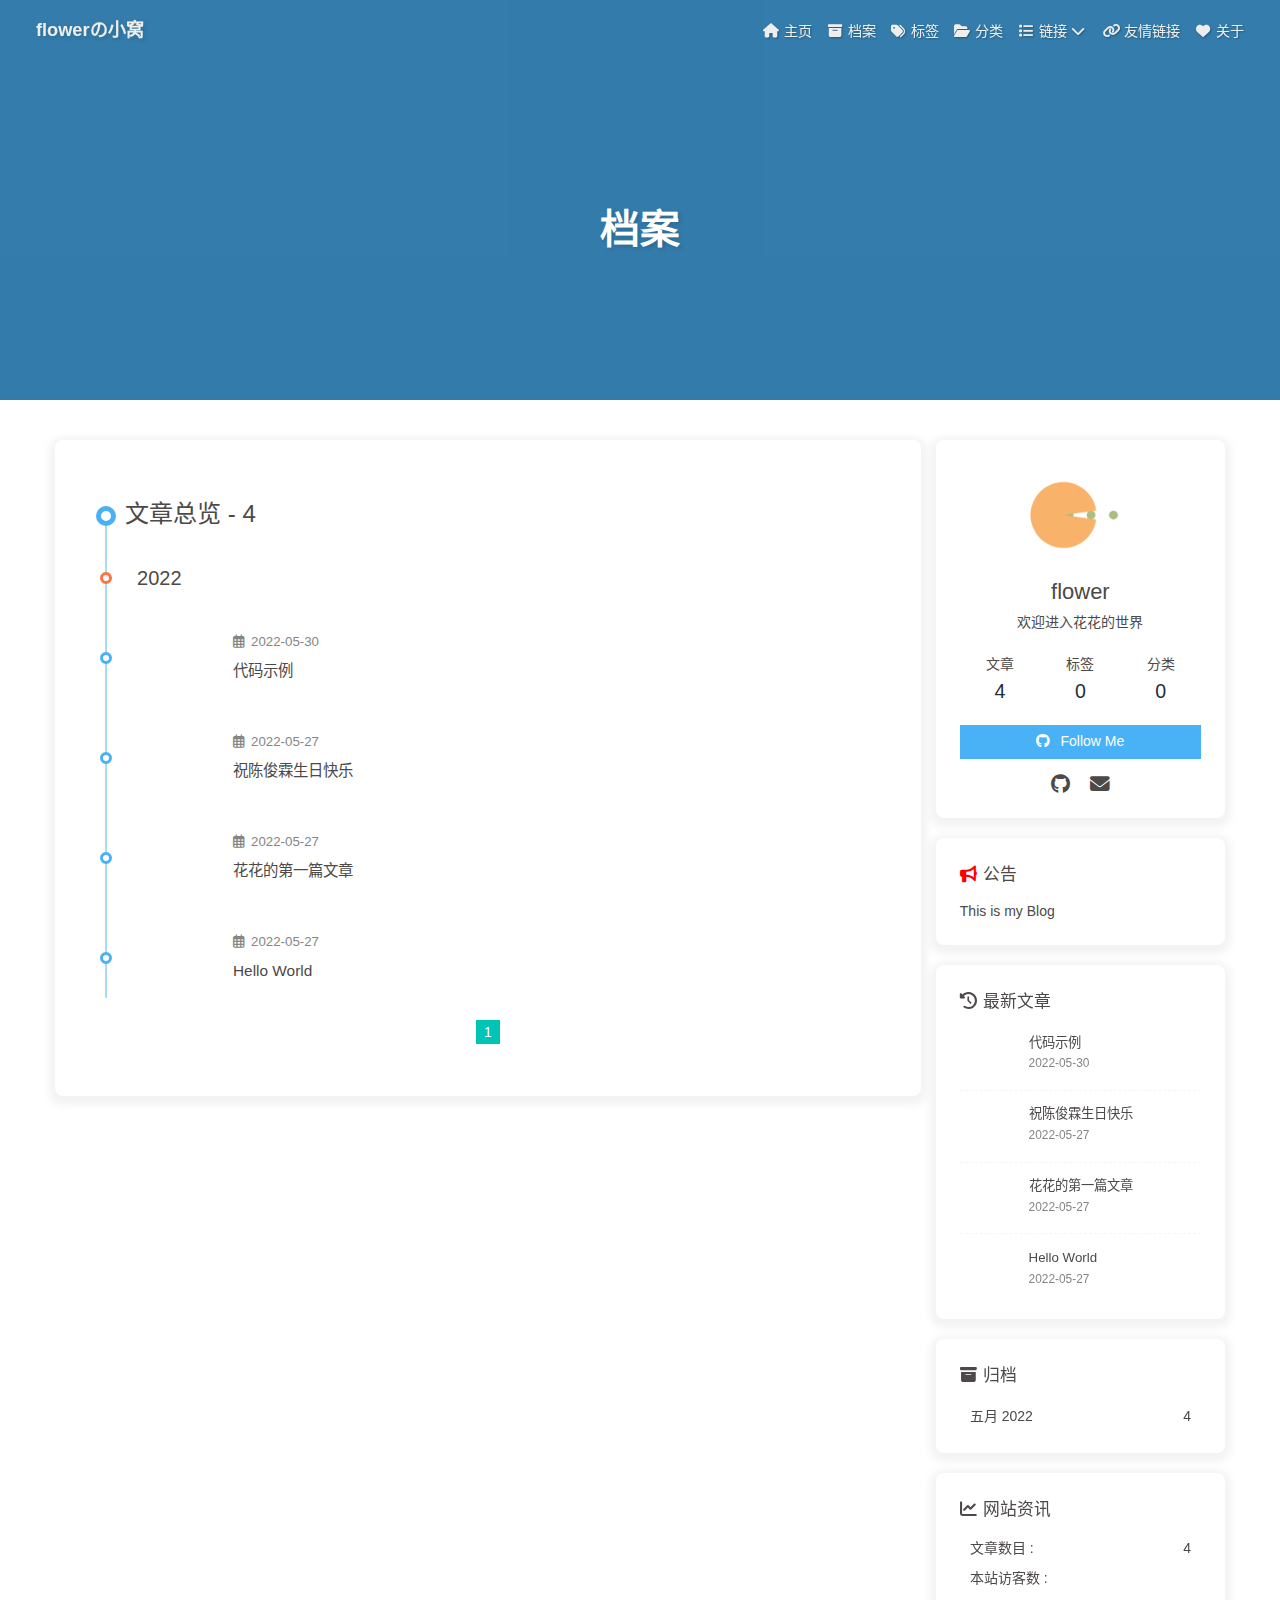
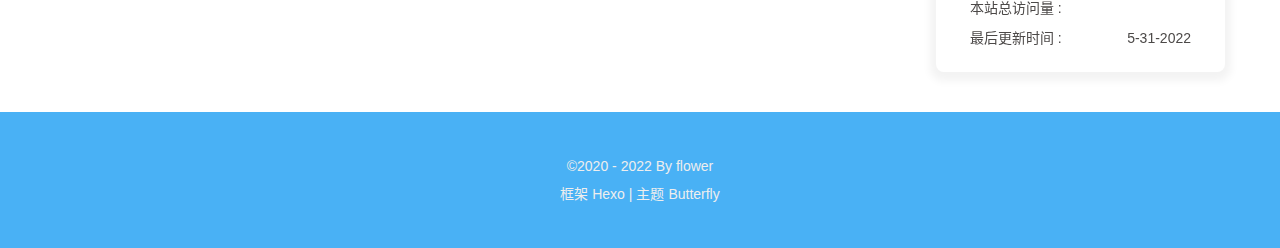
<file: archives/2022/05/index.html>
<!DOCTYPE html><html lang="zh-CN" data-theme="light"><head><meta charset="UTF-8"><meta http-equiv="X-UA-Compatible" content="IE=edge"><meta name="viewport" content="width=device-width, initial-scale=1.0, maximum-scale=1.0, user-scalable=no"><title>档案 | flowerの小窝</title><meta name="keywords" content="花花，博客"><meta name="author" content="flower"><meta name="copyright" content="flower"><meta name="format-detection" content="telephone=no"><meta name="theme-color" content="#ffffff"><meta name="description" content="欢迎进入花花的世界">
<meta property="og:type" content="website">
<meta property="og:title" content="flowerの小窝">
<meta property="og:url" content="https://flower1874.github.io/archives/2022/05/index.html">
<meta property="og:site_name" content="flowerの小窝">
<meta property="og:description" content="欢迎进入花花的世界">
<meta property="og:locale" content="zh_CN">
<meta property="og:image" content="https://i.loli.net/2021/02/24/5O1day2nriDzjSu.png">
<meta property="article:author" content="flower">
<meta property="article:tag" content="花花，博客">
<meta name="twitter:card" content="summary">
<meta name="twitter:image" content="https://i.loli.net/2021/02/24/5O1day2nriDzjSu.png"><link rel="shortcut icon" href="/img/favicon.png"><link rel="canonical" href="https://flower1874.github.io/archives/2022/05/"><link rel="preconnect" href="//cdn.jsdelivr.net"/><link rel="preconnect" href="//busuanzi.ibruce.info"/><link rel="stylesheet" href="/css/index.css"><link rel="stylesheet" href="https://cdn.jsdelivr.net/npm/@fortawesome/fontawesome-free@6/css/all.min.css" media="print" onload="this.media='all'"><link rel="stylesheet" href="https://cdn.jsdelivr.net/npm/@fancyapps/ui/dist/fancybox.css" media="print" onload="this.media='all'"><script>const GLOBAL_CONFIG = { 
  root: '/',
  algolia: undefined,
  localSearch: undefined,
  translate: undefined,
  noticeOutdate: undefined,
  highlight: {"plugin":"highlighjs","highlightCopy":true,"highlightLang":true,"highlightHeightLimit":false},
  copy: {
    success: '复制成功',
    error: '复制错误',
    noSupport: '浏览器不支持'
  },
  relativeDate: {
    homepage: false,
    post: false
  },
  runtime: '',
  date_suffix: {
    just: '刚刚',
    min: '分钟前',
    hour: '小时前',
    day: '天前',
    month: '个月前'
  },
  copyright: undefined,
  lightbox: 'fancybox',
  Snackbar: undefined,
  source: {
    justifiedGallery: {
      js: 'https://cdn.jsdelivr.net/npm/flickr-justified-gallery@2/dist/fjGallery.min.js',
      css: 'https://cdn.jsdelivr.net/npm/flickr-justified-gallery@2/dist/fjGallery.min.css'
    }
  },
  isPhotoFigcaption: false,
  islazyload: false,
  isAnchor: false
}</script><script id="config-diff">var GLOBAL_CONFIG_SITE = {
  title: '档案',
  isPost: false,
  isHome: false,
  isHighlightShrink: true,
  isToc: false,
  postUpdate: '2022-05-31 18:30:37'
}</script><noscript><style type="text/css">
  #nav {
    opacity: 1
  }
  .justified-gallery img {
    opacity: 1
  }

  #recent-posts time,
  #post-meta time {
    display: inline !important
  }
</style></noscript><script>(win=>{
    win.saveToLocal = {
      set: function setWithExpiry(key, value, ttl) {
        if (ttl === 0) return
        const now = new Date()
        const expiryDay = ttl * 86400000
        const item = {
          value: value,
          expiry: now.getTime() + expiryDay,
        }
        localStorage.setItem(key, JSON.stringify(item))
      },

      get: function getWithExpiry(key) {
        const itemStr = localStorage.getItem(key)

        if (!itemStr) {
          return undefined
        }
        const item = JSON.parse(itemStr)
        const now = new Date()

        if (now.getTime() > item.expiry) {
          localStorage.removeItem(key)
          return undefined
        }
        return item.value
      }
    }
  
    win.getScript = url => new Promise((resolve, reject) => {
      const script = document.createElement('script')
      script.src = url
      script.async = true
      script.onerror = reject
      script.onload = script.onreadystatechange = function() {
        const loadState = this.readyState
        if (loadState && loadState !== 'loaded' && loadState !== 'complete') return
        script.onload = script.onreadystatechange = null
        resolve()
      }
      document.head.appendChild(script)
    })
  
      win.activateDarkMode = function () {
        document.documentElement.setAttribute('data-theme', 'dark')
        if (document.querySelector('meta[name="theme-color"]') !== null) {
          document.querySelector('meta[name="theme-color"]').setAttribute('content', '#0d0d0d')
        }
      }
      win.activateLightMode = function () {
        document.documentElement.setAttribute('data-theme', 'light')
        if (document.querySelector('meta[name="theme-color"]') !== null) {
          document.querySelector('meta[name="theme-color"]').setAttribute('content', '#ffffff')
        }
      }
      const t = saveToLocal.get('theme')
    
          if (t === 'dark') activateDarkMode()
          else if (t === 'light') activateLightMode()
        
      const asideStatus = saveToLocal.get('aside-status')
      if (asideStatus !== undefined) {
        if (asideStatus === 'hide') {
          document.documentElement.classList.add('hide-aside')
        } else {
          document.documentElement.classList.remove('hide-aside')
        }
      }
    
    const detectApple = () => {
      if(/iPad|iPhone|iPod|Macintosh/.test(navigator.userAgent)){
        document.documentElement.classList.add('apple')
      }
    }
    detectApple()
    })(window)</script><meta name="generator" content="Hexo 5.4.2"></head><body><div id="sidebar"><div id="menu-mask"></div><div id="sidebar-menus"><div class="avatar-img is-center"><img src="https://i.loli.net/2021/02/24/5O1day2nriDzjSu.png" onerror="onerror=null;src='/img/friend_404.gif'" alt="avatar"/></div><div class="sidebar-site-data site-data is-center"><a href="/archives/"><div class="headline">文章</div><div class="length-num">4</div></a><a href="/tags/"><div class="headline">标签</div><div class="length-num">0</div></a><a href="/categories/"><div class="headline">分类</div><div class="length-num">0</div></a></div><hr/><div class="menus_items"><div class="menus_item"><a class="site-page" href="/"><i class="fa-fw fas fa-home"></i><span> 主页</span></a></div><div class="menus_item"><a class="site-page" href="/archives/"><i class="fa-fw fas fa-archive"></i><span> 档案</span></a></div><div class="menus_item"><a class="site-page" href="/tags/"><i class="fa-fw fas fa-tags"></i><span> 标签</span></a></div><div class="menus_item"><a class="site-page" href="/categories/"><i class="fa-fw fas fa-folder-open"></i><span> 分类</span></a></div><div class="menus_item"><a class="site-page group" href="javascript:void(0);"><i class="fa-fw fas fa-list"></i><span> 链接</span><i class="fas fa-chevron-down"></i></a><ul class="menus_item_child"><li><a class="site-page child" href="/music/"><i class="fa-fw fas fa-music"></i><span> Music</span></a></li><li><a class="site-page child" href="/movies/"><i class="fa-fw fas fa-video"></i><span> Movie</span></a></li></ul></div><div class="menus_item"><a class="site-page" href="/link/"><i class="fa-fw fas fa-link"></i><span> 友情链接</span></a></div><div class="menus_item"><a class="site-page" href="/about/"><i class="fa-fw fas fa-heart"></i><span> 关于</span></a></div></div></div></div><div class="page" id="body-wrap"><header class="not-home-page" id="page-header"><nav id="nav"><span id="blog_name"><a id="site-name" href="/">flowerの小窝</a></span><div id="menus"><div class="menus_items"><div class="menus_item"><a class="site-page" href="/"><i class="fa-fw fas fa-home"></i><span> 主页</span></a></div><div class="menus_item"><a class="site-page" href="/archives/"><i class="fa-fw fas fa-archive"></i><span> 档案</span></a></div><div class="menus_item"><a class="site-page" href="/tags/"><i class="fa-fw fas fa-tags"></i><span> 标签</span></a></div><div class="menus_item"><a class="site-page" href="/categories/"><i class="fa-fw fas fa-folder-open"></i><span> 分类</span></a></div><div class="menus_item"><a class="site-page group" href="javascript:void(0);"><i class="fa-fw fas fa-list"></i><span> 链接</span><i class="fas fa-chevron-down"></i></a><ul class="menus_item_child"><li><a class="site-page child" href="/music/"><i class="fa-fw fas fa-music"></i><span> Music</span></a></li><li><a class="site-page child" href="/movies/"><i class="fa-fw fas fa-video"></i><span> Movie</span></a></li></ul></div><div class="menus_item"><a class="site-page" href="/link/"><i class="fa-fw fas fa-link"></i><span> 友情链接</span></a></div><div class="menus_item"><a class="site-page" href="/about/"><i class="fa-fw fas fa-heart"></i><span> 关于</span></a></div></div><div id="toggle-menu"><a class="site-page"><i class="fas fa-bars fa-fw"></i></a></div></div></nav><div id="page-site-info"><h1 id="site-title">档案</h1></div></header><main class="layout" id="content-inner"><div id="archive"><div class="article-sort-title">文章总览 - 4</div><div class="article-sort"><div class="article-sort-item year">2022</div><div class="article-sort-item"><a class="article-sort-item-img" href="/2022/05/30/%E4%BB%A3%E7%A0%81%E5%9D%97/%E5%AE%9E%E4%BE%8B/" title="代码示例"><img src="[data-uri]" alt="代码示例" onerror="this.onerror=null;this.src='/img/404.jpg'"></a><div class="article-sort-item-info"><div class="article-sort-item-time"><i class="far fa-calendar-alt"></i><time class="post-meta-date-created" datetime="2022-05-29T16:37:56.000Z" title="发表于 2022-05-30 00:37:56">2022-05-30</time></div><a class="article-sort-item-title" href="/2022/05/30/%E4%BB%A3%E7%A0%81%E5%9D%97/%E5%AE%9E%E4%BE%8B/" title="代码示例">代码示例</a></div></div><div class="article-sort-item"><a class="article-sort-item-img" href="/2022/05/27/%E7%A5%9D%E9%99%88%E4%BF%8A%E9%9C%96%E7%94%9F%E6%97%A5%E5%BF%AB%E4%B9%90/" title="祝陈俊霖生日快乐"><img src="[data-uri]" alt="祝陈俊霖生日快乐" onerror="this.onerror=null;this.src='/img/404.jpg'"></a><div class="article-sort-item-info"><div class="article-sort-item-time"><i class="far fa-calendar-alt"></i><time class="post-meta-date-created" datetime="2022-05-27T14:04:41.000Z" title="发表于 2022-05-27 22:04:41">2022-05-27</time></div><a class="article-sort-item-title" href="/2022/05/27/%E7%A5%9D%E9%99%88%E4%BF%8A%E9%9C%96%E7%94%9F%E6%97%A5%E5%BF%AB%E4%B9%90/" title="祝陈俊霖生日快乐">祝陈俊霖生日快乐</a></div></div><div class="article-sort-item"><a class="article-sort-item-img" href="/2022/05/27/%E8%8A%B1%E8%8A%B1%E7%9A%84%E7%AC%AC%E4%B8%80%E7%AF%87%E6%96%87%E7%AB%A0/" title="花花的第一篇文章"><img src="[data-uri]" alt="花花的第一篇文章" onerror="this.onerror=null;this.src='/img/404.jpg'"></a><div class="article-sort-item-info"><div class="article-sort-item-time"><i class="far fa-calendar-alt"></i><time class="post-meta-date-created" datetime="2022-05-27T14:04:41.000Z" title="发表于 2022-05-27 22:04:41">2022-05-27</time></div><a class="article-sort-item-title" href="/2022/05/27/%E8%8A%B1%E8%8A%B1%E7%9A%84%E7%AC%AC%E4%B8%80%E7%AF%87%E6%96%87%E7%AB%A0/" title="花花的第一篇文章">花花的第一篇文章</a></div></div><div class="article-sort-item"><a class="article-sort-item-img" href="/2022/05/27/hello-world/" title="Hello World"><img src="[data-uri]" alt="Hello World" onerror="this.onerror=null;this.src='/img/404.jpg'"></a><div class="article-sort-item-info"><div class="article-sort-item-time"><i class="far fa-calendar-alt"></i><time class="post-meta-date-created" datetime="2022-05-27T13:00:28.982Z" title="发表于 2022-05-27 21:00:28">2022-05-27</time></div><a class="article-sort-item-title" href="/2022/05/27/hello-world/" title="Hello World">Hello World</a></div></div></div><nav id="pagination"><div class="pagination"><span class="page-number current">1</span></div></nav></div><div class="aside-content" id="aside-content"><div class="card-widget card-info"><div class="is-center"><div class="avatar-img"><img src="https://i.loli.net/2021/02/24/5O1day2nriDzjSu.png" onerror="this.onerror=null;this.src='/img/friend_404.gif'" alt="avatar"/></div><div class="author-info__name">flower</div><div class="author-info__description">欢迎进入花花的世界</div></div><div class="card-info-data site-data is-center"><a href="/archives/"><div class="headline">文章</div><div class="length-num">4</div></a><a href="/tags/"><div class="headline">标签</div><div class="length-num">0</div></a><a href="/categories/"><div class="headline">分类</div><div class="length-num">0</div></a></div><a id="card-info-btn" target="_blank" rel="noopener" href="https://github.com/xxxxxx"><i class="fab fa-github"></i><span>Follow Me</span></a><div class="card-info-social-icons is-center"><a class="social-icon" href="https://github.com/flower1874" target="_blank" title="Github"><i class="fab fa-github"></i></a><a class="social-icon" href="mailto:xxxxxx@qq.com" target="_blank" title="Email"><i class="fas fa-envelope"></i></a></div></div><div class="card-widget card-announcement"><div class="item-headline"><i class="fas fa-bullhorn fa-shake"></i><span>公告</span></div><div class="announcement_content">This is my Blog</div></div><div class="sticky_layout"><div class="card-widget card-recent-post"><div class="item-headline"><i class="fas fa-history"></i><span>最新文章</span></div><div class="aside-list"><div class="aside-list-item"><a class="thumbnail" href="/2022/05/30/%E4%BB%A3%E7%A0%81%E5%9D%97/%E5%AE%9E%E4%BE%8B/" title="代码示例"><img src="[data-uri]" onerror="this.onerror=null;this.src='/img/404.jpg'" alt="代码示例"/></a><div class="content"><a class="title" href="/2022/05/30/%E4%BB%A3%E7%A0%81%E5%9D%97/%E5%AE%9E%E4%BE%8B/" title="代码示例">代码示例</a><time datetime="2022-05-29T16:37:56.000Z" title="发表于 2022-05-30 00:37:56">2022-05-30</time></div></div><div class="aside-list-item"><a class="thumbnail" href="/2022/05/27/%E7%A5%9D%E9%99%88%E4%BF%8A%E9%9C%96%E7%94%9F%E6%97%A5%E5%BF%AB%E4%B9%90/" title="祝陈俊霖生日快乐"><img src="[data-uri]" onerror="this.onerror=null;this.src='/img/404.jpg'" alt="祝陈俊霖生日快乐"/></a><div class="content"><a class="title" href="/2022/05/27/%E7%A5%9D%E9%99%88%E4%BF%8A%E9%9C%96%E7%94%9F%E6%97%A5%E5%BF%AB%E4%B9%90/" title="祝陈俊霖生日快乐">祝陈俊霖生日快乐</a><time datetime="2022-05-27T14:04:41.000Z" title="发表于 2022-05-27 22:04:41">2022-05-27</time></div></div><div class="aside-list-item"><a class="thumbnail" href="/2022/05/27/%E8%8A%B1%E8%8A%B1%E7%9A%84%E7%AC%AC%E4%B8%80%E7%AF%87%E6%96%87%E7%AB%A0/" title="花花的第一篇文章"><img src="[data-uri]" onerror="this.onerror=null;this.src='/img/404.jpg'" alt="花花的第一篇文章"/></a><div class="content"><a class="title" href="/2022/05/27/%E8%8A%B1%E8%8A%B1%E7%9A%84%E7%AC%AC%E4%B8%80%E7%AF%87%E6%96%87%E7%AB%A0/" title="花花的第一篇文章">花花的第一篇文章</a><time datetime="2022-05-27T14:04:41.000Z" title="发表于 2022-05-27 22:04:41">2022-05-27</time></div></div><div class="aside-list-item"><a class="thumbnail" href="/2022/05/27/hello-world/" title="Hello World"><img src="[data-uri]" onerror="this.onerror=null;this.src='/img/404.jpg'" alt="Hello World"/></a><div class="content"><a class="title" href="/2022/05/27/hello-world/" title="Hello World">Hello World</a><time datetime="2022-05-27T13:00:28.982Z" title="发表于 2022-05-27 21:00:28">2022-05-27</time></div></div></div></div><div class="card-widget card-archives"><div class="item-headline"><i class="fas fa-archive"></i><span>归档</span></div><ul class="card-archive-list"><li class="card-archive-list-item"><a class="card-archive-list-link" href="/archives/2022/05/"><span class="card-archive-list-date">五月 2022</span><span class="card-archive-list-count">4</span></a></li></ul></div><div class="card-widget card-webinfo"><div class="item-headline"><i class="fas fa-chart-line"></i><span>网站资讯</span></div><div class="webinfo"><div class="webinfo-item"><div class="item-name">文章数目 :</div><div class="item-count">4</div></div><div class="webinfo-item"><div class="item-name">本站访客数 :</div><div class="item-count" id="busuanzi_value_site_uv"></div></div><div class="webinfo-item"><div class="item-name">本站总访问量 :</div><div class="item-count" id="busuanzi_value_site_pv"></div></div><div class="webinfo-item"><div class="item-name">最后更新时间 :</div><div class="item-count" id="last-push-date" data-lastPushDate="2022-05-31T10:30:37.616Z"></div></div></div></div></div></div></main><footer id="footer"><div id="footer-wrap"><div class="copyright">&copy;2020 - 2022 By flower</div><div class="framework-info"><span>框架 </span><a target="_blank" rel="noopener" href="https://hexo.io">Hexo</a><span class="footer-separator">|</span><span>主题 </span><a target="_blank" rel="noopener" href="https://github.com/jerryc127/hexo-theme-butterfly">Butterfly</a></div></div></footer></div><div id="rightside"><div id="rightside-config-hide"><button id="darkmode" type="button" title="浅色和深色模式转换"><i class="fas fa-adjust"></i></button><button id="hide-aside-btn" type="button" title="单栏和双栏切换"><i class="fas fa-arrows-alt-h"></i></button></div><div id="rightside-config-show"><button id="rightside_config" type="button" title="设置"><i class="fas fa-cog fa-spin"></i></button><button id="go-up" type="button" title="回到顶部"><i class="fas fa-arrow-up"></i></button></div></div><div><script src="/js/utils.js"></script><script src="/js/main.js"></script><script src="https://cdn.jsdelivr.net/npm/@fancyapps/ui/dist/fancybox.umd.js"></script><div class="js-pjax"></div><script async data-pjax src="//busuanzi.ibruce.info/busuanzi/2.3/busuanzi.pure.mini.js"></script></div></body></html>
</file>
